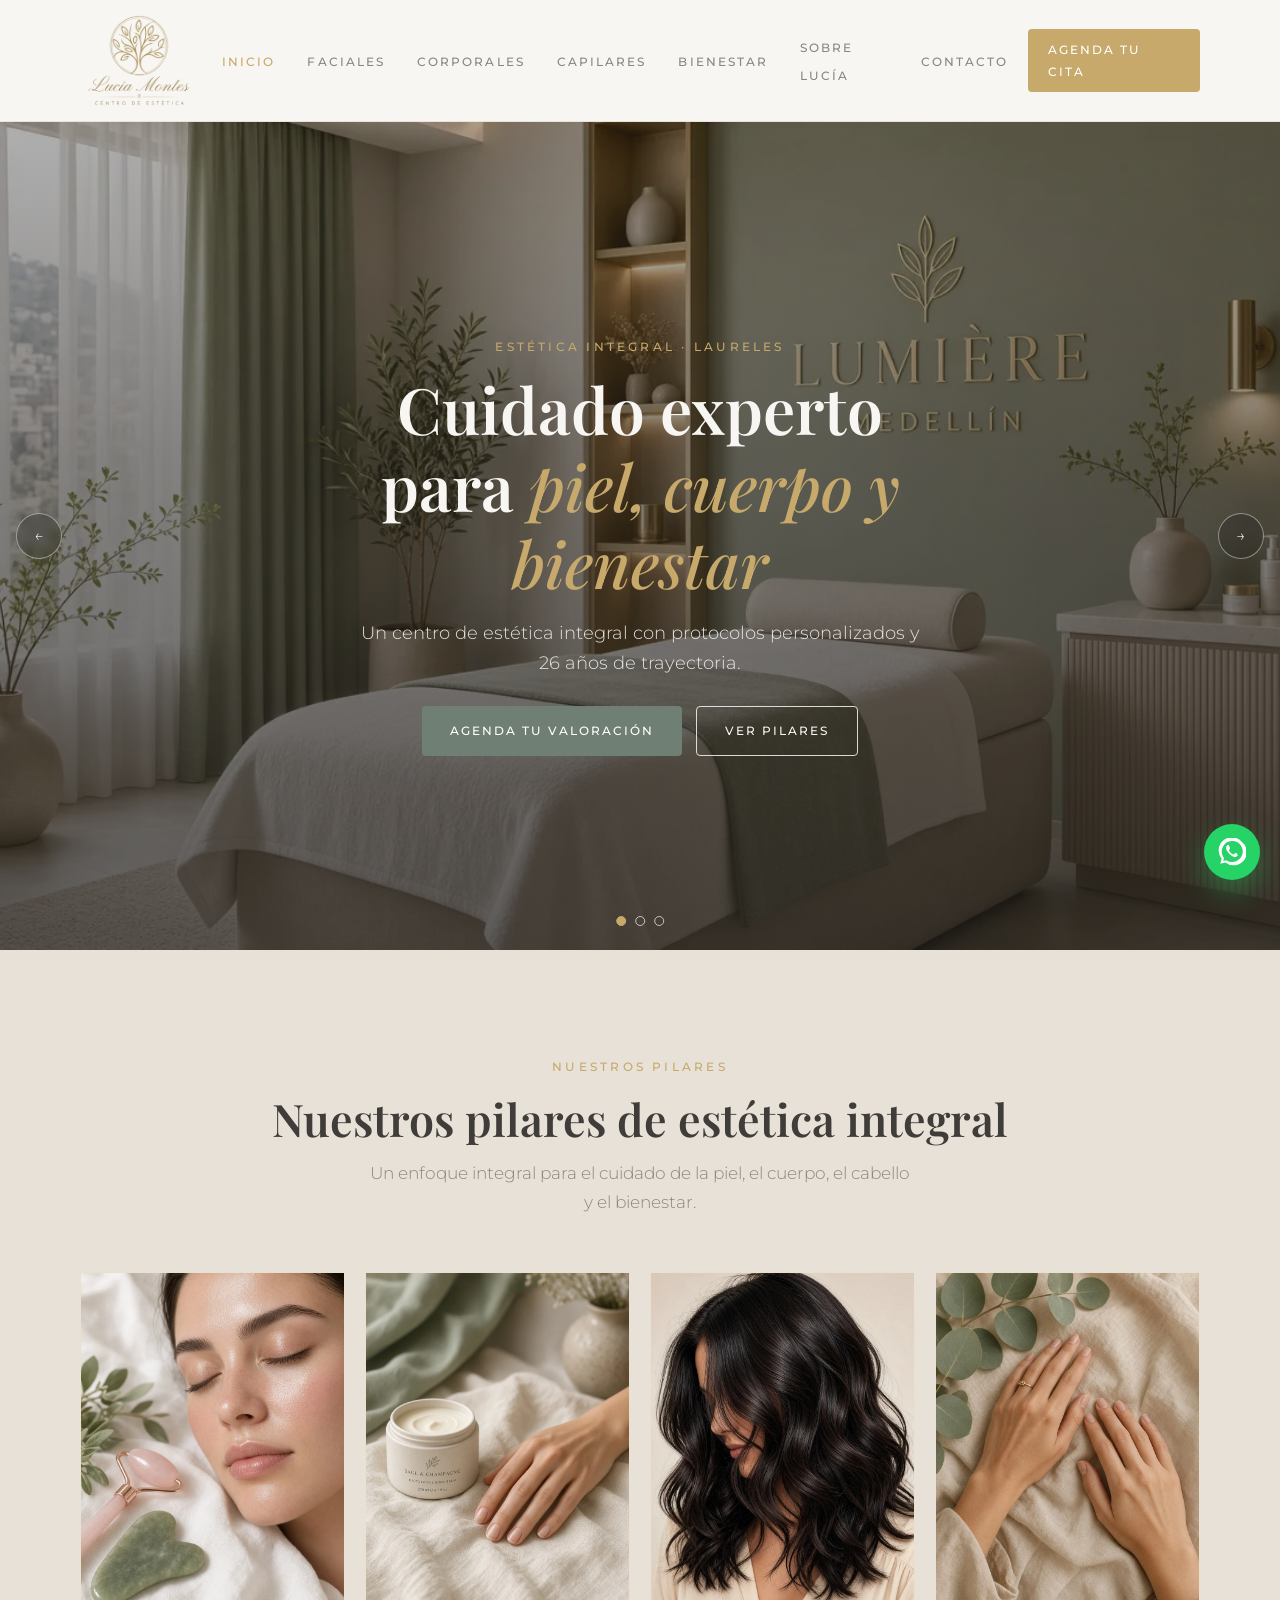
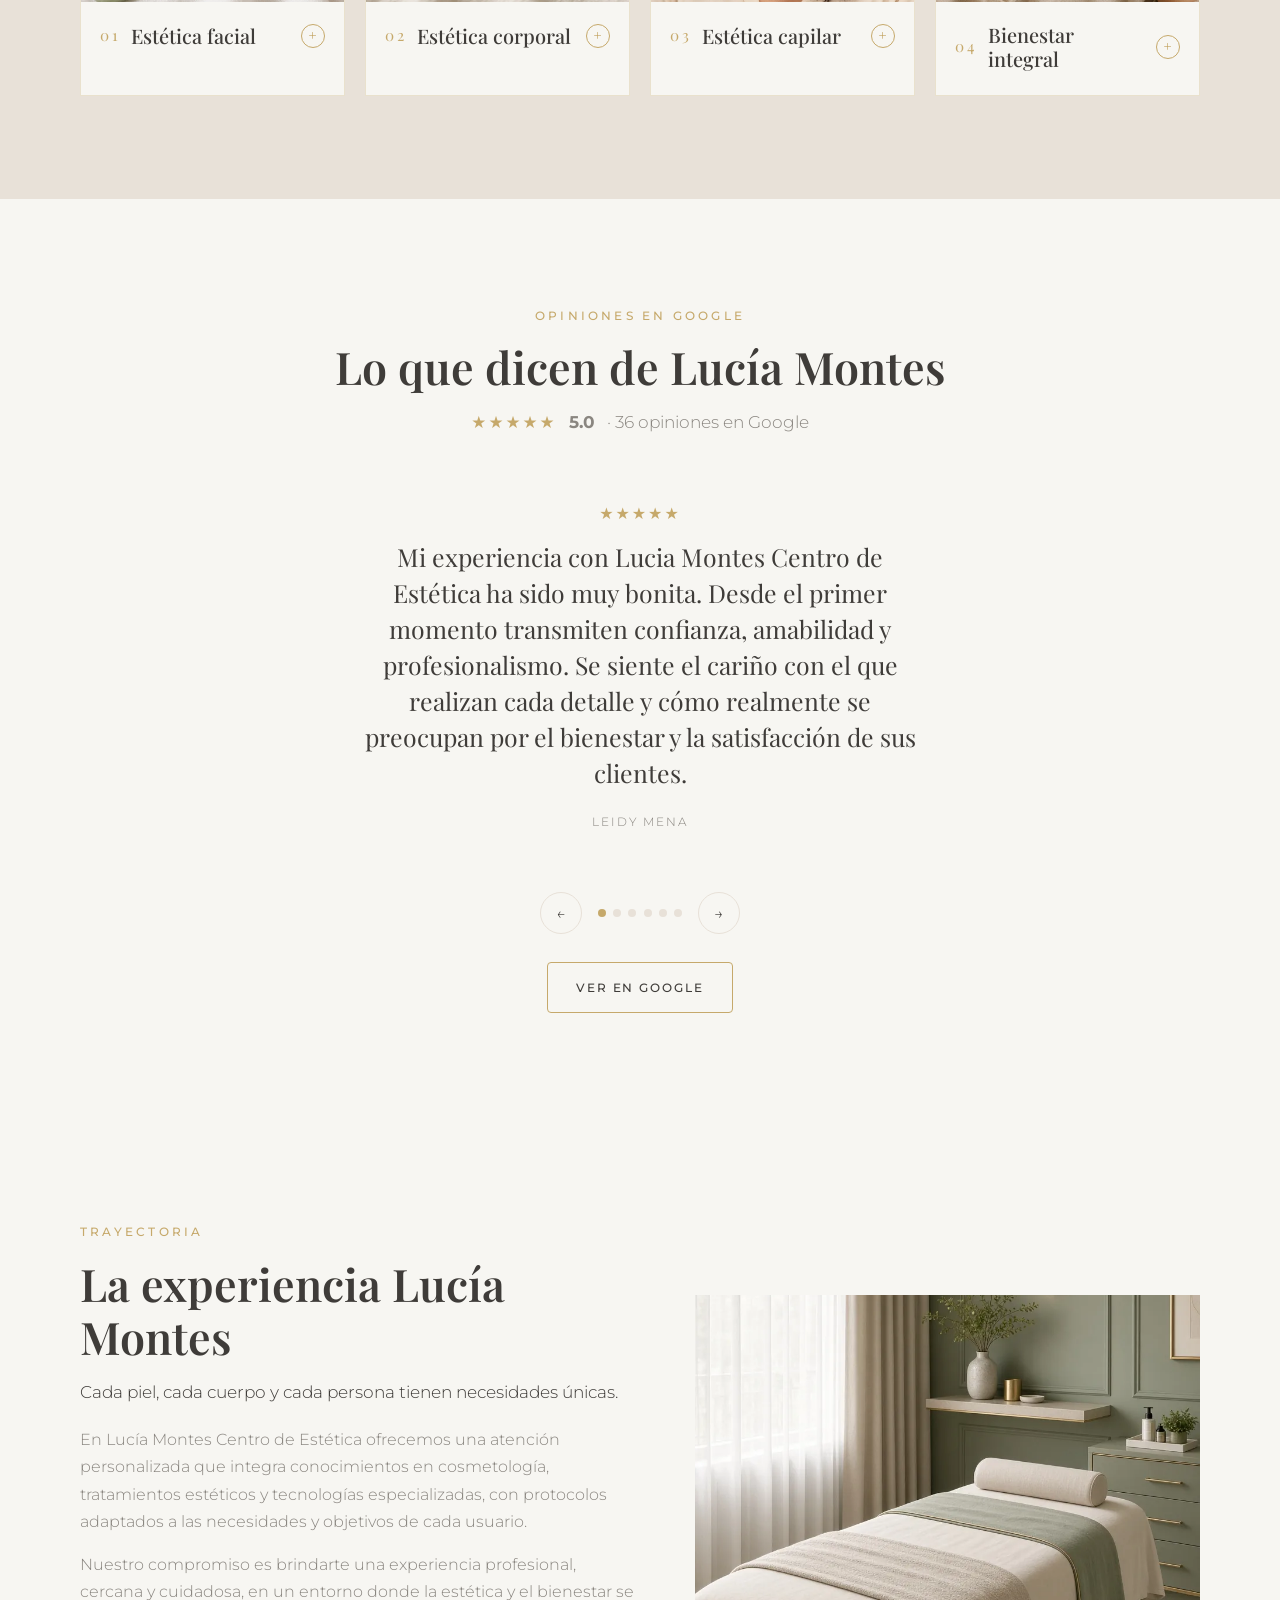
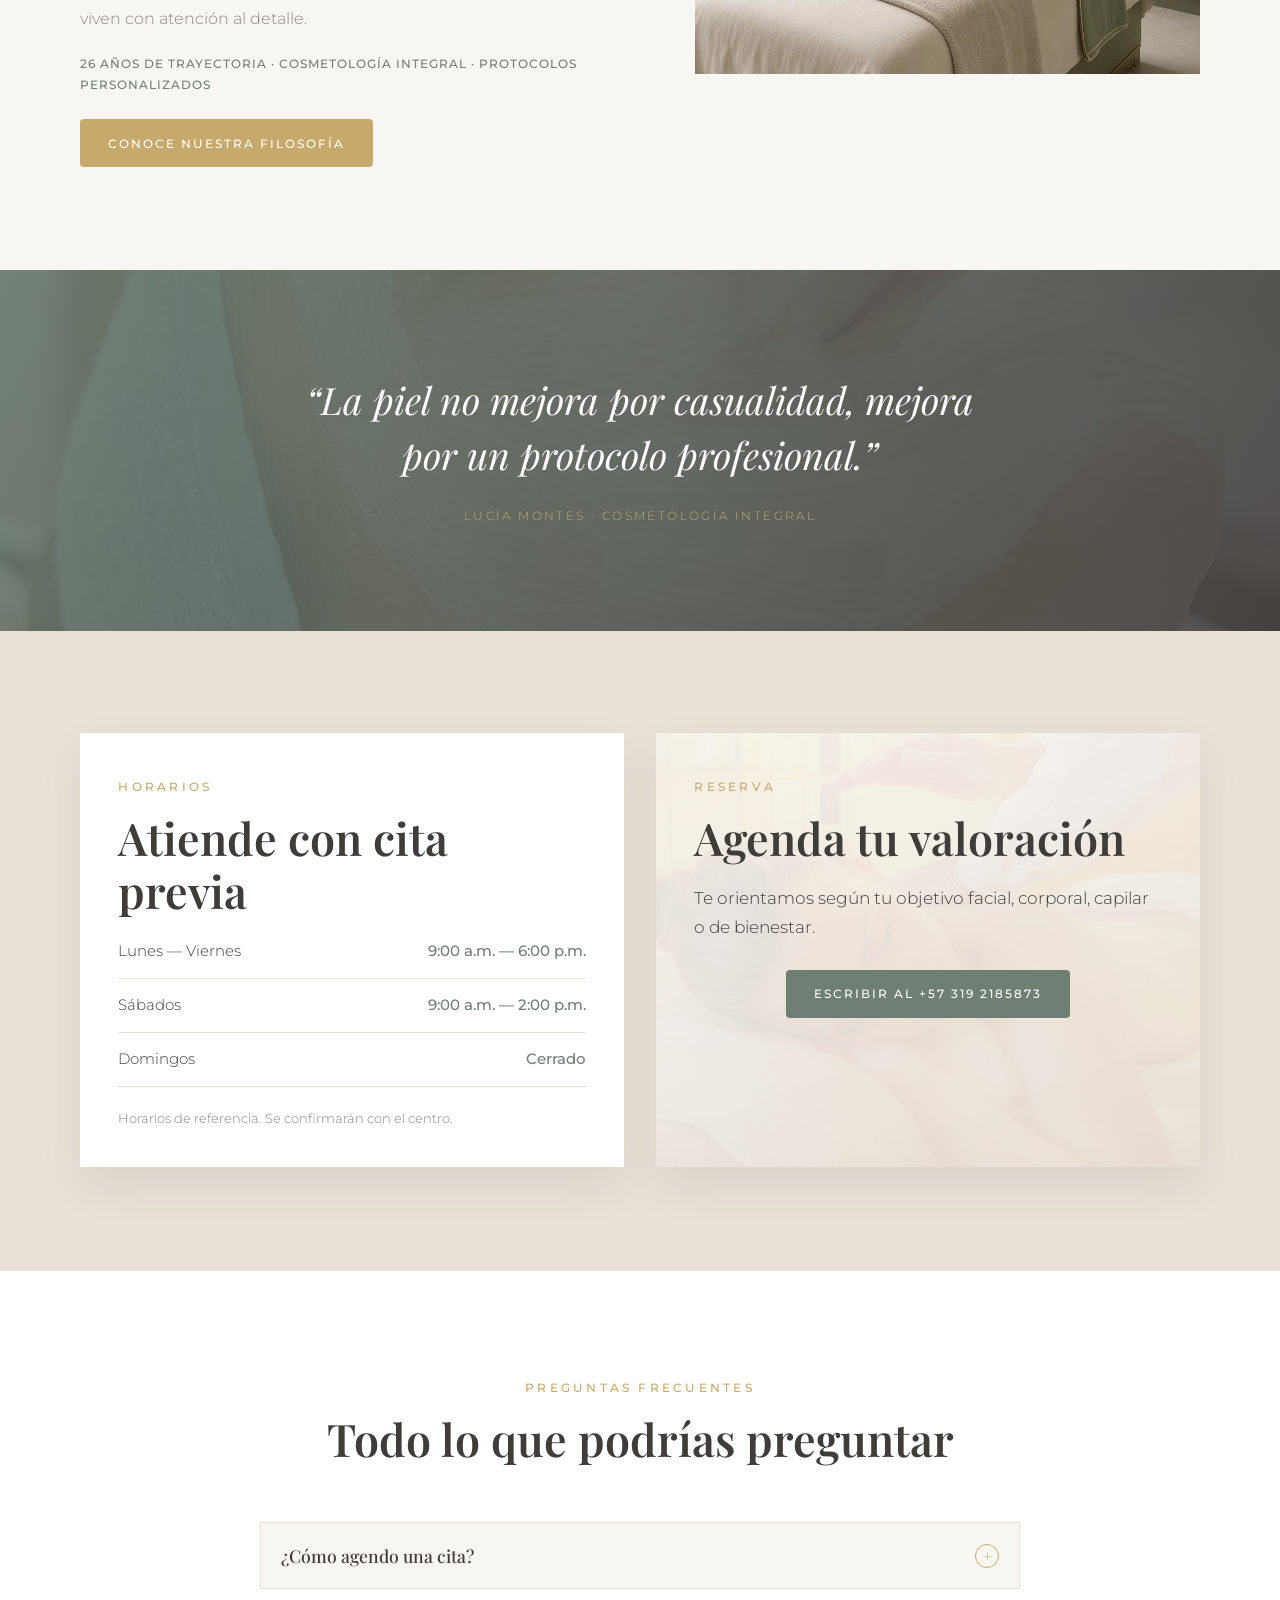
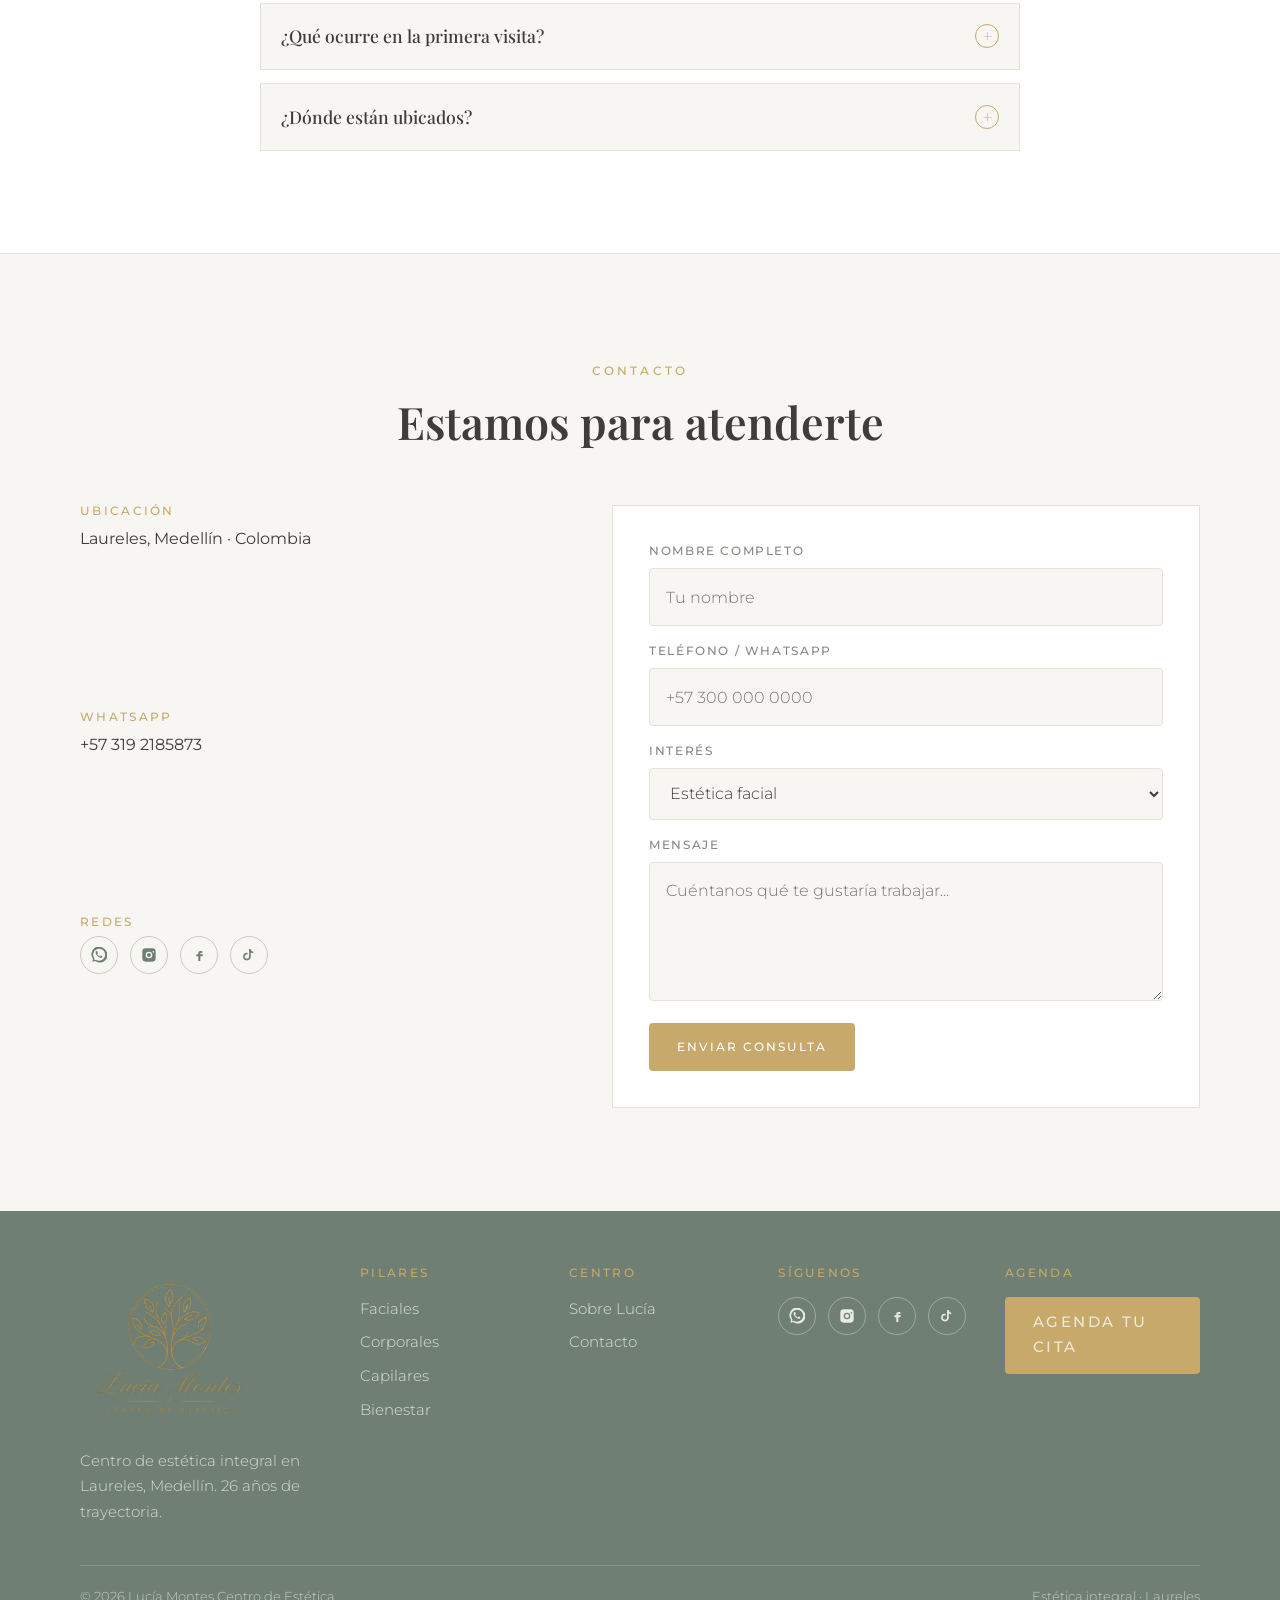
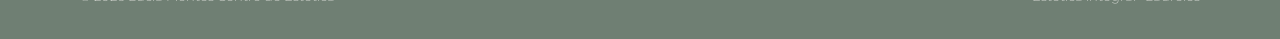
<file: index.html>
<!DOCTYPE html>
<!--
  Lucía Montes — Página de inicio (index.html)
  ------------------------------------------------
  Estructura principal (busca por id o comentario):
  1. #preloader     → animación de carga
  2. #siteHeader    → logo, menú, «Agenda tu cita»
  3. #inicio        → hero carrusel (imágenes + textos)
  4. #pilares       → 4 pilares expandibles
  5. #reseñas       → carrusel opiniones Google (textos aquí)
  6. #experiencia   → trayectoria / filosofía
  7. #agenda        → horarios + CTA WhatsApp
  8. #faq           → preguntas frecuentes
  9. #contacto      → ubicación, redes, formulario
  10. footer        → enlaces + redes
  11. #scrollTop / .wa-flotante → botones fijos

  Archivos compartidos: css/styles.css · js/main.js
  WhatsApp: 573192185873  |  Logo: img/logo-transparente.webp
-->
<html lang="es">
<head>
  <meta charset="UTF-8">
  <meta name="viewport" content="width=device-width, initial-scale=1.0">
  <title>Lucía Montes · Centro de Estética Integral</title>
  <meta name="description" content="Centro de estética integral en Laureles, Medellín. Facial, corporal, capilar y bienestar con protocolos personalizados.">
  <link rel="preconnect" href="https://fonts.googleapis.com">
  <link rel="preconnect" href="https://fonts.gstatic.com" crossorigin>
  <link href="https://fonts.googleapis.com/css2?family=Montserrat:wght@300;400;500;600&family=Playfair+Display:ital,wght@0,500;0,600;1,500;1,600&display=swap" rel="stylesheet">
  <link rel="stylesheet" href="css/styles.css">
  <link rel="icon" href="img/logo-icon.webp">
</head>
<body>
  <div class="preloader" id="preloader" aria-hidden="true">
    <div class="preloader-inner">
      <div class="preloader-icon" aria-hidden="true">
        <span class="ring"></span>
        <span class="ring"></span>
        <span class="ring"></span>
        <span class="center-dot"></span>
      </div>
      <span class="preloader-brand">Lucía <em>Montes</em></span>
    </div>
  </div>

  <header class="site-header" id="siteHeader">
    <div class="contenedor nav-barra">
      <a class="logo" href="index.html" aria-label="Lucía Montes Centro de Estética">
        <img src="img/logo-transparente.webp" alt="Lucía Montes Centro de Estética">
      </a>

      <button class="nav-toggle" id="navToggle" aria-label="Abrir menú" aria-expanded="false" aria-controls="navMenu">
        <span></span>
      </button>

      <nav>
        <ul class="nav-menu" id="navMenu">
          <li><a href="index.html" class="active">Inicio</a></li>
          <li><a href="tratamientos-faciales.html">Faciales</a></li>
          <li><a href="tratamientos-corporales.html">Corporales</a></li>
          <li><a href="tratamientos-capilares.html">Capilares</a></li>
          <li><a href="bienestar.html">Bienestar</a></li>
          <li><a href="sobre-lucia.html">Sobre Lucía</a></li>
          <li><a href="index.html#contacto">Contacto</a></li>
        </ul>
      </nav>

      <a class="btn btn-primario nav-cta" href="https://wa.me/573192185873?text=Hola%2C%20quiero%20agendar%20una%20cita" target="_blank" rel="noopener">Agenda tu cita</a>
    </div>
  </header>

  <main>
    <section class="hero-carrusel" id="inicio" aria-roledescription="carrusel" aria-label="Destacados del centro">
      <div class="carrusel" data-carrusel>
        <div class="carrusel-track">
          <article class="carrusel-slide is-active">
            <img src="img/carousel-1.webp" alt="Estética integral Lucía Montes">
            <div class="carrusel-overlay">
              <div class="carrusel-contenido">
                <span class="eyebrow eyebrow-claro">Estética integral · Laureles</span>
                <h1>Cuidado experto para <em>piel, cuerpo y bienestar</em></h1>
                <p>Un centro de estética integral con protocolos personalizados y 26 años de trayectoria.</p>
                <div class="hero-acciones">
                  <a class="btn btn-whatsapp" href="https://wa.me/573192185873?text=Hola%2C%20quiero%20agendar%20una%20valoraci%C3%B3n" target="_blank" rel="noopener">Agenda tu valoración</a>
                  <a class="btn btn-claro" href="#pilares">Ver pilares</a>
                </div>
              </div>
            </div>
          </article>
          <article class="carrusel-slide">
            <img src="img/carousel-2.webp" alt="Estética facial">
            <div class="carrusel-overlay">
              <div class="carrusel-contenido">
                <span class="eyebrow eyebrow-claro">Estética facial</span>
                <h2 class="carrusel-titulo">Cuidado avanzado de la piel</h2>
                <p>Protocolos orientados a luminosidad, textura y firmeza, según cada persona.</p>
                <div class="hero-acciones">
                  <a class="btn btn-claro" href="tratamientos-faciales.html">Descubrir tratamientos</a>
                </div>
              </div>
            </div>
          </article>
          <article class="carrusel-slide">
            <img src="img/carousel-3.webp" alt="Estética corporal">
            <div class="carrusel-overlay">
              <div class="carrusel-contenido">
                <span class="eyebrow eyebrow-claro">Estética corporal</span>
                <h2 class="carrusel-titulo">Tecnología, cuidado y armonía</h2>
                <p>Protocolos personalizados para apariencia de la piel, firmeza y contorno.</p>
                <div class="hero-acciones">
                  <a class="btn btn-claro" href="tratamientos-corporales.html">Descubrir tratamientos</a>
                </div>
              </div>
            </div>
          </article>
        </div>
        <button class="carrusel-btn carrusel-prev" type="button" data-carrusel-prev aria-label="Imagen anterior">&#8592;</button>
        <button class="carrusel-btn carrusel-next" type="button" data-carrusel-next aria-label="Imagen siguiente">&#8594;</button>
        <div class="carrusel-indicadores" role="tablist" aria-label="Seleccionar imagen">
          <button type="button" class="is-active" data-carrusel-dot="0" aria-label="Ir a imagen 1"></button>
          <button type="button" data-carrusel-dot="1" aria-label="Ir a imagen 2"></button>
          <button type="button" data-carrusel-dot="2" aria-label="Ir a imagen 3"></button>
        </div>
      </div>
    </section>

    <!-- ========== PILARES (editar textos en cada .pilar-detalle) ========== -->
    <section class="seccion pilares" id="pilares">
      <div class="contenedor">
        <div class="seccion-titulo revelar">
          <span class="eyebrow">Nuestros pilares</span>
          <h2>Nuestros pilares de estética integral</h2>
          <p class="lead">Un enfoque integral para el cuidado de la piel, el cuerpo, el cabello y el bienestar.</p>
        </div>

        <div class="pilares-grid">
                    <article class="pilar revelar" data-pilar>
            <figure class="img-zoom">
              <img src="img/service-2.webp" alt="Estética facial">
            </figure>
            <div class="pilar-body">
              <button type="button" class="pilar-toggle" aria-expanded="false">
                <span class="pilar-num">01</span>
                <h3>Estética facial</h3>
                <span class="pilar-chevron" aria-hidden="true">+</span>
              </button>
              <div class="pilar-detalle" hidden>
                <p class="pilar-tagline">Cuidado avanzado de la piel.</p>
                <p>Tratamientos personalizados orientados a mejorar la calidad, luminosidad, textura y firmeza de la piel, de acuerdo con las necesidades de cada persona.</p>
                <a class="btn btn-outline btn-sm" href="tratamientos-faciales.html">Descubrir tratamientos</a>
              </div>
            </div>
          </article>

                    <article class="pilar revelar" data-pilar>
            <figure class="img-zoom">
              <img src="img/service-3.webp" alt="Estética corporal">
            </figure>
            <div class="pilar-body">
              <button type="button" class="pilar-toggle" aria-expanded="false">
                <span class="pilar-num">02</span>
                <h3>Estética corporal</h3>
                <span class="pilar-chevron" aria-hidden="true">+</span>
              </button>
              <div class="pilar-detalle" hidden>
                <p class="pilar-tagline">Tecnología, cuidado y armonía corporal.</p>
                <p>Protocolos estéticos personalizados para el cuidado corporal, enfocados en mejorar la apariencia de la piel, la firmeza y el contorno corporal.</p>
                <a class="btn btn-outline btn-sm" href="tratamientos-corporales.html">Descubrir tratamientos</a>
              </div>
            </div>
          </article>

                    <article class="pilar revelar" data-pilar>
            <figure class="img-zoom">
              <img src="img/service-5.webp" alt="Estética capilar">
            </figure>
            <div class="pilar-body">
              <button type="button" class="pilar-toggle" aria-expanded="false">
                <span class="pilar-num">03</span>
                <h3>Estética capilar</h3>
                <span class="pilar-chevron" aria-hidden="true">+</span>
              </button>
              <div class="pilar-detalle" hidden>
                <p class="pilar-tagline">Salud y belleza del cabello.</p>
                <p>Rituales y tratamientos estéticos orientados al cuidado del cuero cabelludo y la fibra capilar, para favorecer una apariencia saludable y revitalizada.</p>
                <a class="btn btn-outline btn-sm" href="tratamientos-capilares.html">Descubrir tratamientos</a>
              </div>
            </div>
          </article>

                    <article class="pilar revelar" data-pilar>
            <figure class="img-zoom">
              <img src="img/opening.webp" alt="Bienestar integral">
            </figure>
            <div class="pilar-body">
              <button type="button" class="pilar-toggle" aria-expanded="false">
                <span class="pilar-num">04</span>
                <h3>Bienestar integral</h3>
                <span class="pilar-chevron" aria-hidden="true">+</span>
              </button>
              <div class="pilar-detalle" hidden>
                <p class="pilar-tagline">Equilibrio, relajación y cuidado personal.</p>
                <p>Experiencias de bienestar diseñadas para favorecer la relajación, el descanso y una sensación renovada de bienestar.</p>
                <a class="btn btn-outline btn-sm" href="bienestar.html">Descubrir tratamientos</a>
              </div>
            </div>
          </article>
        </div>
      </div>
    </section>

    <!-- ========== RESEÑAS GOOGLE (editar .reseña-slide; link Ver en Google) ========== -->
    <section class="seccion reseñas" id="reseñas">
      <div class="contenedor">
        <div class="seccion-titulo revelar">
          <span class="eyebrow">Opiniones en Google</span>
          <h2>Lo que dicen de Lucía Montes</h2>
          <p class="lead reseñas-rating">
            <span class="estrellas" aria-hidden="true">★★★★★</span>
            <strong>5.0</strong> · 36 opiniones en Google
          </p>
        </div>

        <div class="reseñas-slider revelar" data-reseñas>
          <div class="reseñas-viewport">
            <div class="reseñas-track">
              <article class="reseña-slide is-active">
                <p class="reseña-estrellas" aria-label="5 de 5 estrellas">★★★★★</p>
                <blockquote>
                  Mi experiencia con Lucia Montes Centro de Estética ha sido muy bonita. Desde el primer momento transmiten confianza, amabilidad y profesionalismo. Se siente el cariño con el que realizan cada detalle y cómo realmente se preocupan por el bienestar y la satisfacción de sus clientes.
                </blockquote>
                <cite>LEIDY MENA</cite>
              </article>
              <article class="reseña-slide">
                <p class="reseña-estrellas" aria-label="5 de 5 estrellas">★★★★★</p>
                <blockquote>
                  Nunca pongo 5 estrellas, pero voy a hacer una excepción. Después de cumplir 30 años quise cuidarme un poco y agendé una limpieza facial con Lucía. Su energía, cómo me entendió y el cuidado durante el tratamiento fueron excepcionales. Después de 7 días me veo más joven. La recomiendo sin duda.
                </blockquote>
                <cite>Laurys Legros</cite>
              </article>
              <article class="reseña-slide">
                <p class="reseña-estrellas" aria-label="5 de 5 estrellas">★★★★★</p>
                <blockquote>
                  Desde el primer momento, Lucía fue increíblemente profesional y me guió paso a paso durante todo el proceso. Su conocimiento y atención me hicieron sentir en las mejores manos. Estoy muy feliz con los avances que he visto en mi piel gracias a su tratamiento de cuidado, que además utiliza productos naturales de excelente calidad.
                </blockquote>
                <cite>Juliana Gonzalez</cite>
              </article>
              <article class="reseña-slide">
                <p class="reseña-estrellas" aria-label="5 de 5 estrellas">★★★★★</p>
                <blockquote>
                  La cosmetóloga Lucía es muy profesional. Desde el inicio te recibe con buena atención. Te explica el procedimiento paso a paso, los pro y los contra. Durante el proceso te muestra el producto a aplicar, la fecha, todo sellado para iniciar. Me encantó. Seguro que regresaré.
                </blockquote>
                <cite>Osmary Arango</cite>
              </article>
              <article class="reseña-slide">
                <p class="reseña-estrellas" aria-label="5 de 5 estrellas">★★★★★</p>
                <blockquote>
                  Excelente sitio, ameno, acogedor, con asepsia impecable, bien ubicado. Una atención extraordinaria. Los productos utilizados son de gran calidad y dejan la piel maravillosa. Lugar muy recomendado para visitar.
                </blockquote>
                <cite>Matilde Ballesteros</cite>
              </article>
              <article class="reseña-slide">
                <p class="reseña-estrellas" aria-label="5 de 5 estrellas">★★★★★</p>
                <blockquote>
                  Increíble lugar, desde que entras se siente una experiencia acogedora con una profesional interesada en tu bienestar, y en general todo se fue muy bien, súper recomendada.
                </blockquote>
                <cite>Estefany Muñoz</cite>
              </article>
            </div>
          </div>
          <div class="reseñas-controles">
            <button type="button" class="slider-btn" data-reseñas-prev aria-label="Reseña anterior">&#8592;</button>
            <div class="reseñas-dots" role="tablist" aria-label="Seleccionar reseña">
              <button type="button" class="is-active" data-reseñas-dot="0" aria-label="Reseña 1"></button>
              <button type="button" data-reseñas-dot="1" aria-label="Reseña 2"></button>
              <button type="button" data-reseñas-dot="2" aria-label="Reseña 3"></button>
              <button type="button" data-reseñas-dot="3" aria-label="Reseña 4"></button>
              <button type="button" data-reseñas-dot="4" aria-label="Reseña 5"></button>
              <button type="button" data-reseñas-dot="5" aria-label="Reseña 6"></button>
            </div>
            <button type="button" class="slider-btn" data-reseñas-next aria-label="Reseña siguiente">&#8594;</button>
          </div>
          <div class="reseñas-cta">
            <a class="btn btn-outline" href="https://share.google/bVkXEV1HKWIcSZjgv" target="_blank" rel="noopener">Ver en Google</a>
          </div>
        </div>
      </div>
    </section>

    <!-- ========== EXPERIENCIA / TRAYECTORIA ========== -->
    <section class="seccion experiencia" id="experiencia">
      <div class="contenedor experiencia-grid">
        <div class="experiencia-copy revelar">
          <span class="eyebrow">Trayectoria</span>
          <h2>La experiencia Lucía Montes</h2>
          <p class="lead">Cada piel, cada cuerpo y cada persona tienen necesidades únicas.</p>
          <p>
            En Lucía Montes Centro de Estética ofrecemos una atención personalizada que integra
            conocimientos en cosmetología, tratamientos estéticos y tecnologías especializadas,
            con protocolos adaptados a las necesidades y objetivos de cada usuario.
          </p>
          <p>
            Nuestro compromiso es brindarte una experiencia profesional, cercana y cuidadosa,
            en un entorno donde la estética y el bienestar se viven con atención al detalle.
          </p>
          <p class="experiencia-dato">26 años de trayectoria · Cosmetología integral · Protocolos personalizados</p>
          <a class="btn btn-primario" href="sobre-lucia.html">Conoce nuestra filosofía</a>
        </div>
        <figure class="experiencia-foto revelar img-zoom">
          <img src="img/about.webp" alt="Espacio Lucía Montes Centro de Estética">
        </figure>
      </div>
    </section>

    <!-- ========== CITA DE MARCA ========== -->
    <section class="seccion cita-marca">
      <div class="contenedor revelar">
        <blockquote>
          “La piel no mejora por casualidad, mejora por un protocolo profesional.”
        </blockquote>
        <cite>Lucía Montes · Cosmetología integral</cite>
      </div>
    </section>

    <!-- ========== HORARIOS + RESERVA ========== -->
    <section class="seccion agenda" id="agenda">
      <div class="contenedor agenda-grid">
        <div class="agenda-card revelar">
          <span class="eyebrow">Horarios</span>
          <h2>Atiende con cita previa</h2>
          <ul class="horarios">
            <li><span>Lunes — Viernes</span><span>9:00 a.m. — 6:00 p.m.</span></li>
            <li><span>Sábados</span><span>9:00 a.m. — 2:00 p.m.</span></li>
            <li><span>Domingos</span><span>Cerrado</span></li>
          </ul>
          <p class="form-nota" style="margin-top: 1.25rem;">Horarios de referencia. Se confirmarán con el centro.</p>
        </div>
        <div class="cta-card revelar">
          <span class="eyebrow">Reserva</span>
          <h2>Agenda tu valoración</h2>
          <p class="lead">Te orientamos según tu objetivo facial, corporal, capilar o de bienestar.</p>
          <div class="hero-acciones">
            <a class="btn btn-whatsapp" href="https://wa.me/573192185873?text=Hola%2C%20quiero%20agendar%20una%20valoraci%C3%B3n" target="_blank" rel="noopener">Escribir al +57 319 2185873</a>
          </div>
        </div>
      </div>
    </section>

    <!-- ========== FAQ ========== -->
    <section class="seccion faq" id="faq">
      <div class="contenedor">
        <div class="seccion-titulo revelar">
          <span class="eyebrow">Preguntas frecuentes</span>
          <h2>Todo lo que podrías preguntar</h2>
        </div>
        <div class="faq-lista revelar">
          <article class="faq-item">
            <button class="faq-head" type="button" aria-expanded="false">
              <span>¿Cómo agendo una cita?</span>
              <span class="faq-icon" aria-hidden="true">+</span>
            </button>
            <div class="faq-body">
              <p>Escríbenos por WhatsApp al +57 319 2185873. Te guiamos según tu objetivo y confirmamos disponibilidad.</p>
            </div>
          </article>
          <article class="faq-item">
            <button class="faq-head" type="button" aria-expanded="false">
              <span>¿Qué ocurre en la primera visita?</span>
              <span class="faq-icon" aria-hidden="true">+</span>
            </button>
            <div class="faq-body">
              <p>Realizamos una valoración personalizada y definimos un protocolo adaptado a tus necesidades, sin promesas exageradas.</p>
            </div>
          </article>
          <article class="faq-item">
            <button class="faq-head" type="button" aria-expanded="false">
              <span>¿Dónde están ubicados?</span>
              <span class="faq-icon" aria-hidden="true">+</span>
            </button>
            <div class="faq-body">
              <p>En Laureles, Medellín. Al agendar te compartimos la dirección exacta y recomendaciones de llegada.</p>
            </div>
          </article>
        </div>
      </div>
    </section>

    <!-- ========== CONTACTO (redes + formulario) ========== -->
    <section class="seccion" id="contacto">
      <div class="contenedor">
        <div class="seccion-titulo revelar">
          <span class="eyebrow">Contacto</span>
          <h2>Estamos para atenderte</h2>
        </div>
        <div class="contacto-grid">
          <div class="contacto-datos revelar">
            <div class="dato">
              <h3>Ubicación</h3>
              <p>Laureles, Medellín · Colombia</p>
            </div>
            <div class="dato">
              <h3>WhatsApp</h3>
              <p><a href="https://wa.me/573192185873" target="_blank" rel="noopener">+57 319 2185873</a></p>
            </div>
            <div class="dato">
              <h3>Redes</h3>
              <div class="redes redes-contacto">
                <a href="https://wa.me/573192185873" target="_blank" rel="noopener" aria-label="WhatsApp">
                  <svg viewBox="0 0 24 24" aria-hidden="true"><path d="M20.5 3.5A11 11 0 0 0 3.1 17.7L2 22l4.4-1.1A11 11 0 1 0 20.5 3.5zm-8.5 17a9 9 0 0 1-4.6-1.3l-.3-.2-2.6.7.7-2.5-.2-.3a9 9 0 1 1 7 3.6zm5-6.7c-.3-.1-1.6-.8-1.9-.9s-.4-.1-.6.1-.7.9-.8 1-.3.2-.6.1a7.4 7.4 0 0 1-2.2-1.4 8.2 8.2 0 0 1-1.5-1.9c-.2-.3 0-.4.1-.6l.5-.6c.1-.2.2-.3.3-.5s0-.4 0-.5-.6-1.5-.8-2-.4-.5-.6-.5h-.5c-.2 0-.5.1-.7.3a2.3 2.3 0 0 0-.7 1.7c0 1 0 1.9.8 3a13 13 0 0 0 2.5 3 11.7 11.7 0 0 0 3.5 2.1c.5.2.9.2 1.2.1a2.5 2.5 0 0 0 1.7-1.1c.2-.3.2-.6.1-.8l-.5-.2z"/></svg>
                </a>
                <a href="https://www.instagram.com/luciamontes.cosmetologa/" target="_blank" rel="noopener" aria-label="Instagram">
                  <svg viewBox="0 0 24 24" aria-hidden="true"><path d="M7 2h10a5 5 0 0 1 5 5v10a5 5 0 0 1-5 5H7a5 5 0 0 1-5-5V7a5 5 0 0 1 5-5zm5 5a5 5 0 1 0 0 10 5 5 0 0 0 0-10zm6.5-.9a1.2 1.2 0 1 0 0 2.4 1.2 1.2 0 0 0 0-2.4zM12 9a3 3 0 1 1 0 6 3 3 0 0 1 0-6z"/></svg>
                </a>
                <a href="https://www.facebook.com/CosmetologiaLuciaMontes" target="_blank" rel="noopener" aria-label="Facebook">
                  <svg viewBox="0 0 24 24" aria-hidden="true"><path d="M14 9h3V6h-3c-1.7 0-3 1.3-3 3v2H8v3h3v7h3v-7h3l1-3h-4V9c0-.6.4-1 1-1z"/></svg>
                </a>
                <a href="https://www.tiktok.com/@lucia.montes.quintero" target="_blank" rel="noopener" aria-label="TikTok">
                  <svg viewBox="0 0 24 24" aria-hidden="true"><path d="M14.5 3c.4 2.2 1.8 3.8 4 4.2v2.3c-1.4-.1-2.7-.5-3.9-1.3v6.2a5.7 5.7 0 1 1-5.7-5.7c.3 0 .7 0 1 .1v2.5a3.2 3.2 0 1 0 2.2 3V3h2.4z"/></svg>
                </a>
              </div>
            </div>
          </div>

          <form class="formulario revelar" id="formContacto" action="#" method="post">
            <div class="campo">
              <label for="nombre">Nombre completo</label>
              <input id="nombre" name="nombre" type="text" placeholder="Tu nombre" required>
            </div>
            <div class="campo">
              <label for="telefono">Teléfono / WhatsApp</label>
              <input id="telefono" name="telefono" type="tel" placeholder="+57 300 000 0000" required>
            </div>
            <div class="campo">
              <label for="servicio">Interés</label>
              <select id="servicio" name="servicio">
                <option value="facial">Estética facial</option>
                <option value="corporal">Estética corporal</option>
                <option value="capilar">Estética capilar</option>
                <option value="bienestar">Bienestar integral</option>
                <option value="valoracion">Valoración</option>
              </select>
            </div>
            <div class="campo">
              <label for="mensaje">Mensaje</label>
              <textarea id="mensaje" name="mensaje" rows="4" placeholder="Cuéntanos qué te gustaría trabajar..."></textarea>
            </div>
            <button class="btn btn-primario" type="submit">Enviar consulta</button>
            <p class="form-nota" id="formFeedback" hidden>Gracias. En el mockup este envío solo simula la confirmación.</p>
          </form>
        </div>
      </div>
    </section>
  </main>

  <!-- ========== FOOTER ========== -->
  <footer class="site-footer">
    <div class="contenedor">
      <div class="footer-grid">
        <div class="footer-brand">
          <img src="img/logo-transparente.webp" alt="Lucía Montes">
          <p>Centro de estética integral en Laureles, Medellín. 26 años de trayectoria.</p>
        </div>
        <div>
          <h3>Pilares</h3>
          <a href="tratamientos-faciales.html">Faciales</a>
          <a href="tratamientos-corporales.html">Corporales</a>
          <a href="tratamientos-capilares.html">Capilares</a>
          <a href="bienestar.html">Bienestar</a>
        </div>
        <div>
          <h3>Centro</h3>
          <a href="sobre-lucia.html">Sobre Lucía</a>
          <a href="#contacto">Contacto</a>
        </div>
        <div>
          <h3>Síguenos</h3>
          <div class="redes">
            <a href="https://wa.me/573192185873" target="_blank" rel="noopener" aria-label="WhatsApp">
              <svg viewBox="0 0 24 24" aria-hidden="true"><path d="M20.5 3.5A11 11 0 0 0 3.1 17.7L2 22l4.4-1.1A11 11 0 1 0 20.5 3.5zm-8.5 17a9 9 0 0 1-4.6-1.3l-.3-.2-2.6.7.7-2.5-.2-.3a9 9 0 1 1 7 3.6zm5-6.7c-.3-.1-1.6-.8-1.9-.9s-.4-.1-.6.1-.7.9-.8 1-.3.2-.6.1a7.4 7.4 0 0 1-2.2-1.4 8.2 8.2 0 0 1-1.5-1.9c-.2-.3 0-.4.1-.6l.5-.6c.1-.2.2-.3.3-.5s0-.4 0-.5-.6-1.5-.8-2-.4-.5-.6-.5h-.5c-.2 0-.5.1-.7.3a2.3 2.3 0 0 0-.7 1.7c0 1 0 1.9.8 3a13 13 0 0 0 2.5 3 11.7 11.7 0 0 0 3.5 2.1c.5.2.9.2 1.2.1a2.5 2.5 0 0 0 1.7-1.1c.2-.3.2-.6.1-.8l-.5-.2z"/></svg>
            </a>
            <a href="https://www.instagram.com/luciamontes.cosmetologa/" target="_blank" rel="noopener" aria-label="Instagram">
              <svg viewBox="0 0 24 24" aria-hidden="true"><path d="M7 2h10a5 5 0 0 1 5 5v10a5 5 0 0 1-5 5H7a5 5 0 0 1-5-5V7a5 5 0 0 1 5-5zm5 5a5 5 0 1 0 0 10 5 5 0 0 0 0-10zm6.5-.9a1.2 1.2 0 1 0 0 2.4 1.2 1.2 0 0 0 0-2.4zM12 9a3 3 0 1 1 0 6 3 3 0 0 1 0-6z"/></svg>
            </a>
            <a href="https://www.facebook.com/CosmetologiaLuciaMontes" target="_blank" rel="noopener" aria-label="Facebook">
              <svg viewBox="0 0 24 24" aria-hidden="true"><path d="M14 9h3V6h-3c-1.7 0-3 1.3-3 3v2H8v3h3v7h3v-7h3l1-3h-4V9c0-.6.4-1 1-1z"/></svg>
            </a>
            <a href="https://www.tiktok.com/@lucia.montes.quintero" target="_blank" rel="noopener" aria-label="TikTok">
              <svg viewBox="0 0 24 24" aria-hidden="true"><path d="M14.5 3c.4 2.2 1.8 3.8 4 4.2v2.3c-1.4-.1-2.7-.5-3.9-1.3v6.2a5.7 5.7 0 1 1-5.7-5.7c.3 0 .7 0 1 .1v2.5a3.2 3.2 0 1 0 2.2 3V3h2.4z"/></svg>
            </a>
          </div>
        </div>
        <div>
          <h3>Agenda</h3>
          <a class="btn btn-primario" href="https://wa.me/573192185873?text=Hola%2C%20quiero%20agendar%20una%20cita" target="_blank" rel="noopener" style="margin-top:0.35rem;">Agenda tu cita</a>
        </div>
      </div>
      <div class="footer-copy">
        <span>© 2026 Lucía Montes Centro de Estética</span>
        <span>Estética integral · Laureles</span>
      </div>
    </div>
  </footer>

  <button class="scroll-top" id="scrollTop" type="button" aria-label="Volver arriba">↑</button>
  <a class="wa-flotante" href="https://wa.me/573192185873" target="_blank" rel="noopener" aria-label="Chatear por WhatsApp">
    <svg viewBox="0 0 24 24" aria-hidden="true"><path d="M20.5 3.5A11 11 0 0 0 3.1 17.7L2 22l4.4-1.1A11 11 0 1 0 20.5 3.5zm-8.5 17a9 9 0 0 1-4.6-1.3l-.3-.2-2.6.7.7-2.5-.2-.3a9 9 0 1 1 7 3.6zm5-6.7c-.3-.1-1.6-.8-1.9-.9s-.4-.1-.6.1-.7.9-.8 1-.3.2-.6.1a7.4 7.4 0 0 1-2.2-1.4 8.2 8.2 0 0 1-1.5-1.9c-.2-.3 0-.4.1-.6l.5-.6c.1-.2.2-.3.3-.5s0-.4 0-.5-.6-1.5-.8-2-.4-.5-.6-.5h-.5c-.2 0-.5.1-.7.3a2.3 2.3 0 0 0-.7 1.7c0 1 0 1.9.8 3a13 13 0 0 0 2.5 3 11.7 11.7 0 0 0 3.5 2.1c.5.2.9.2 1.2.1a2.5 2.5 0 0 0 1.7-1.1c.2-.3.2-.6.1-.8l-.5-.2z"/></svg>
  </a>

  <script src="js/main.js"></script>
</body>
</html>
</file>
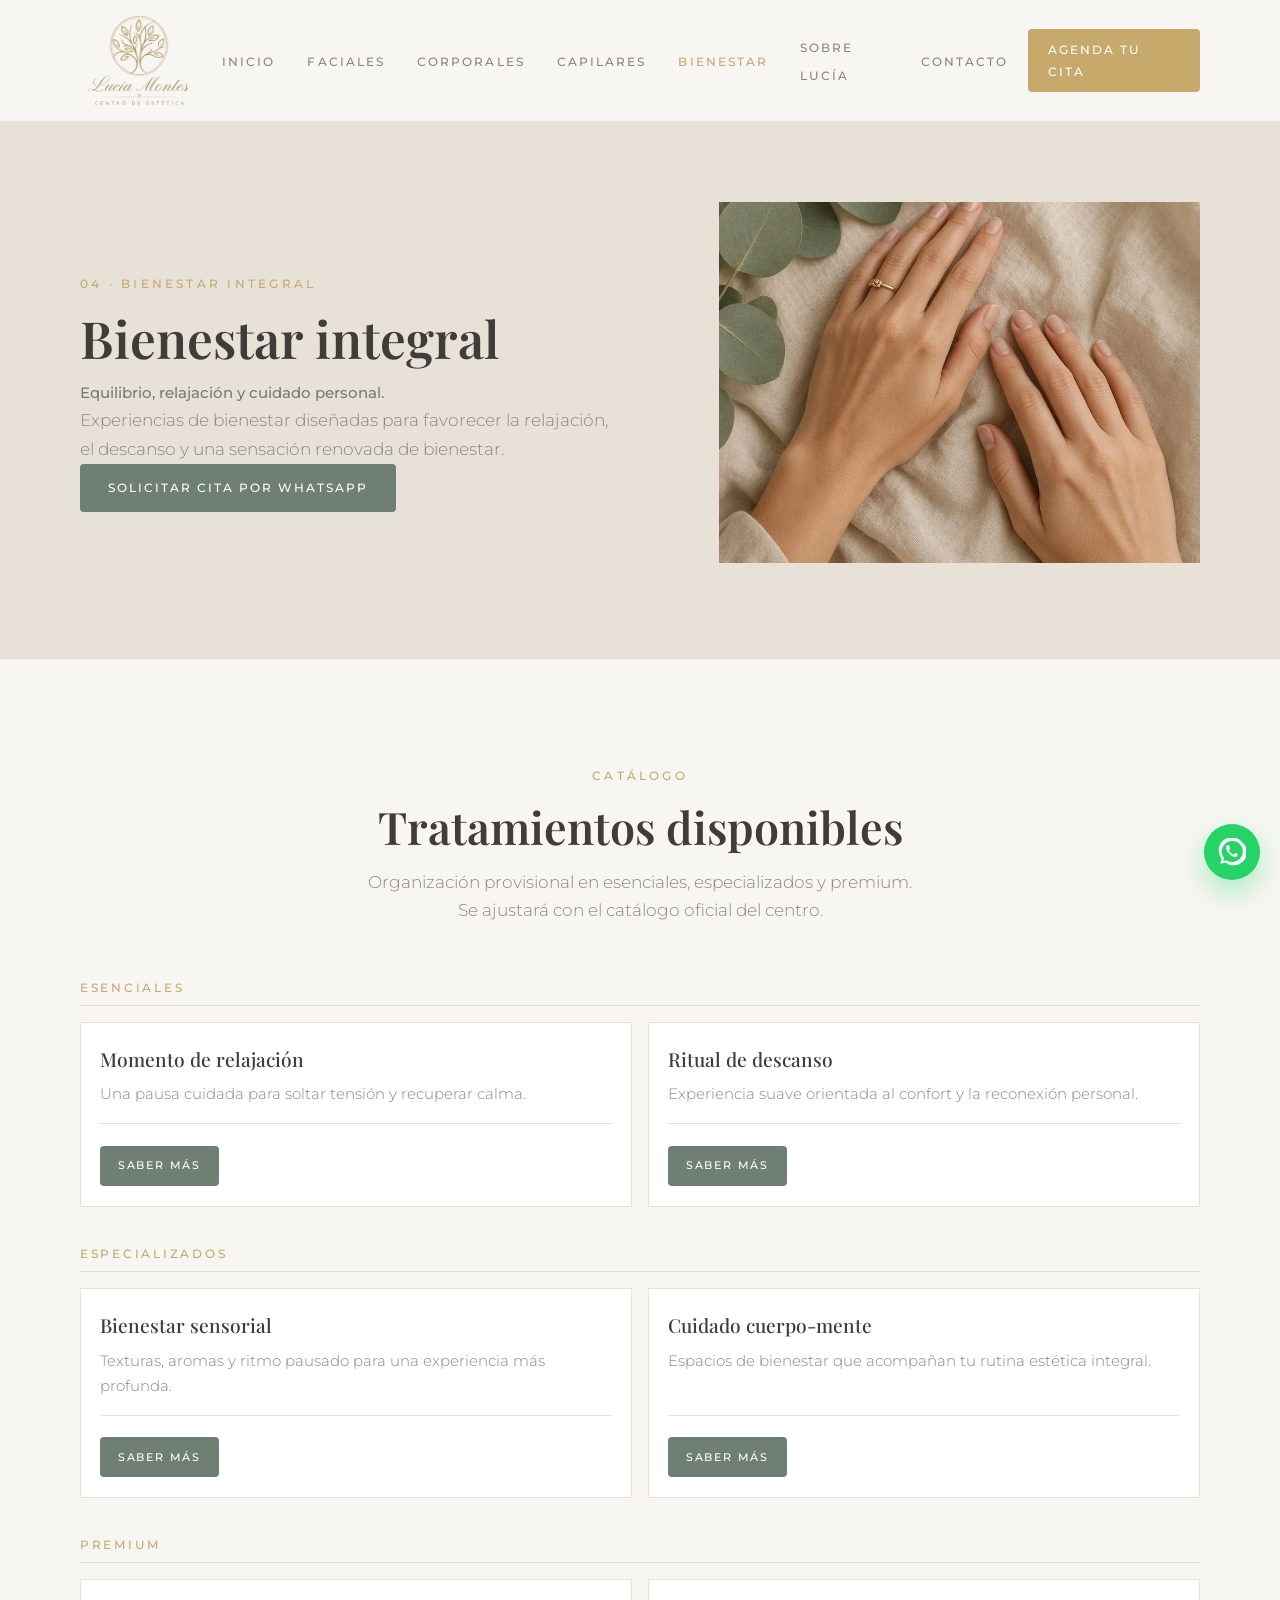
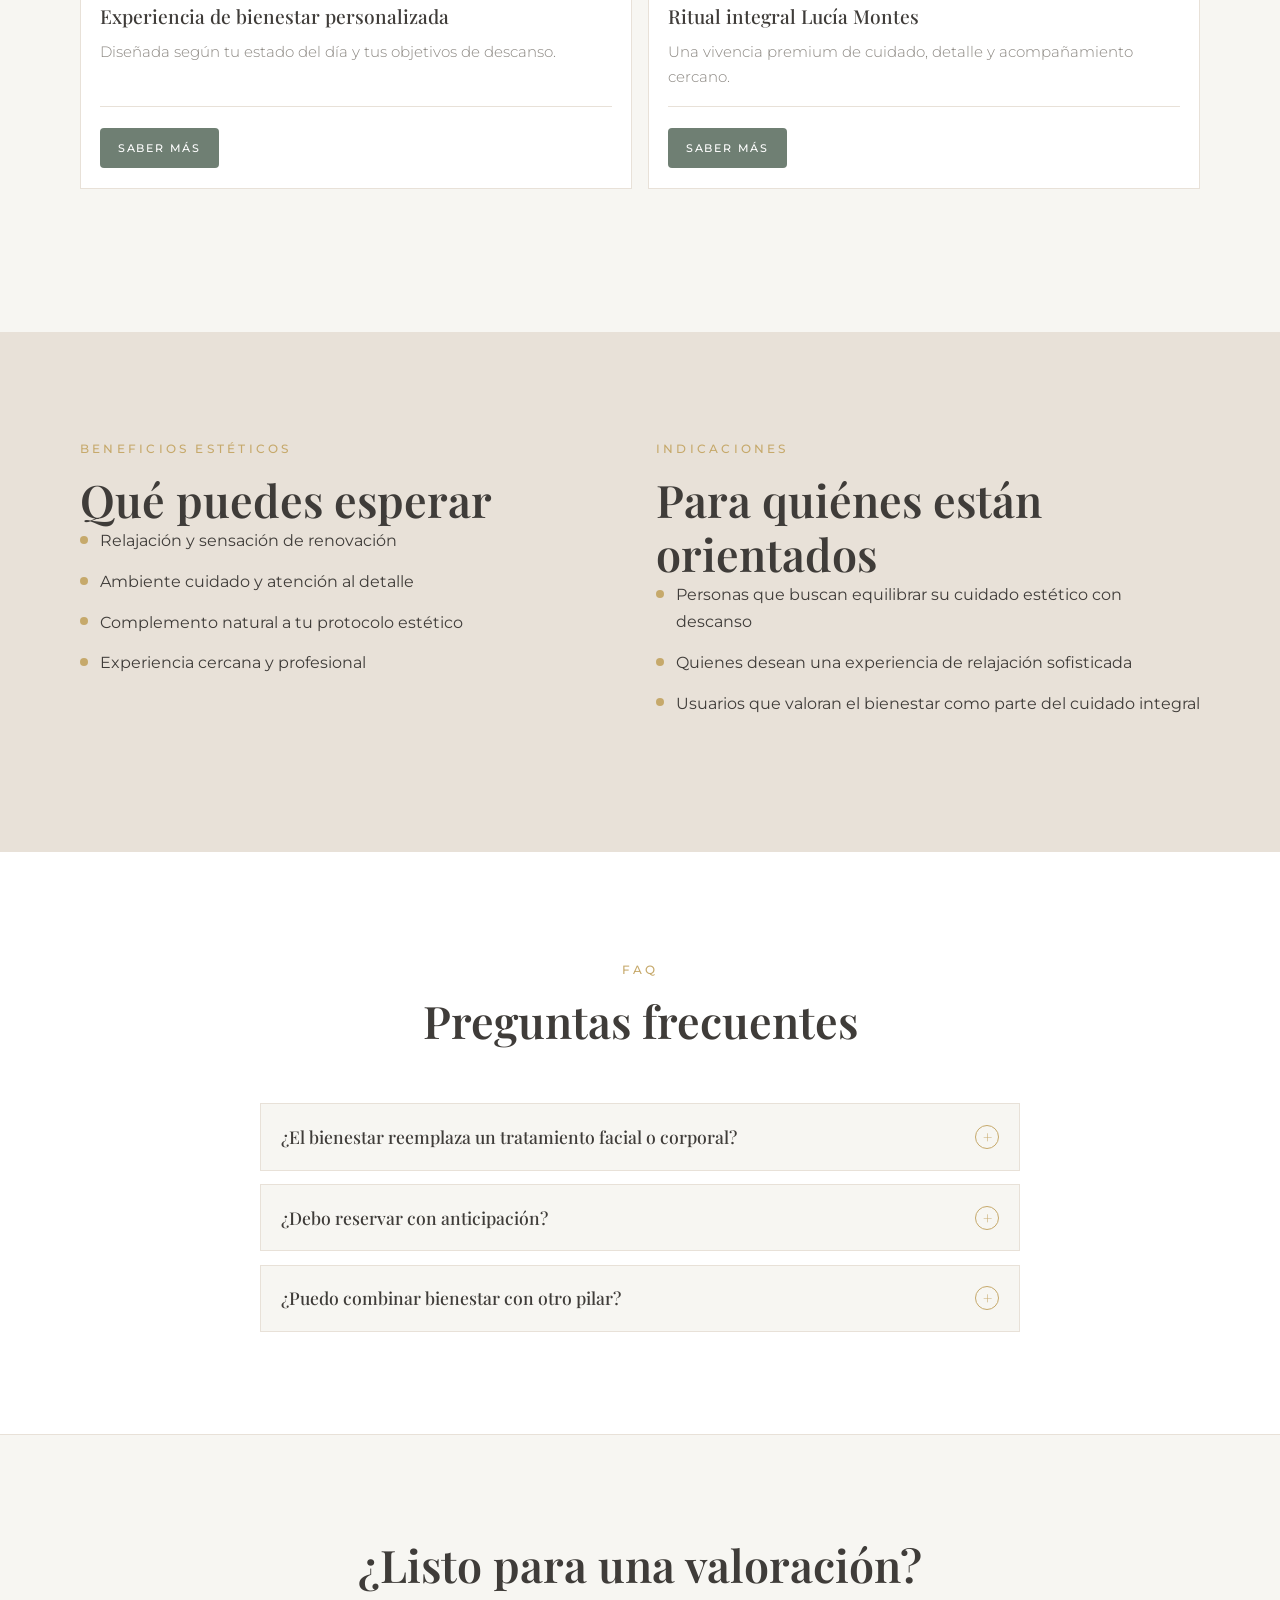
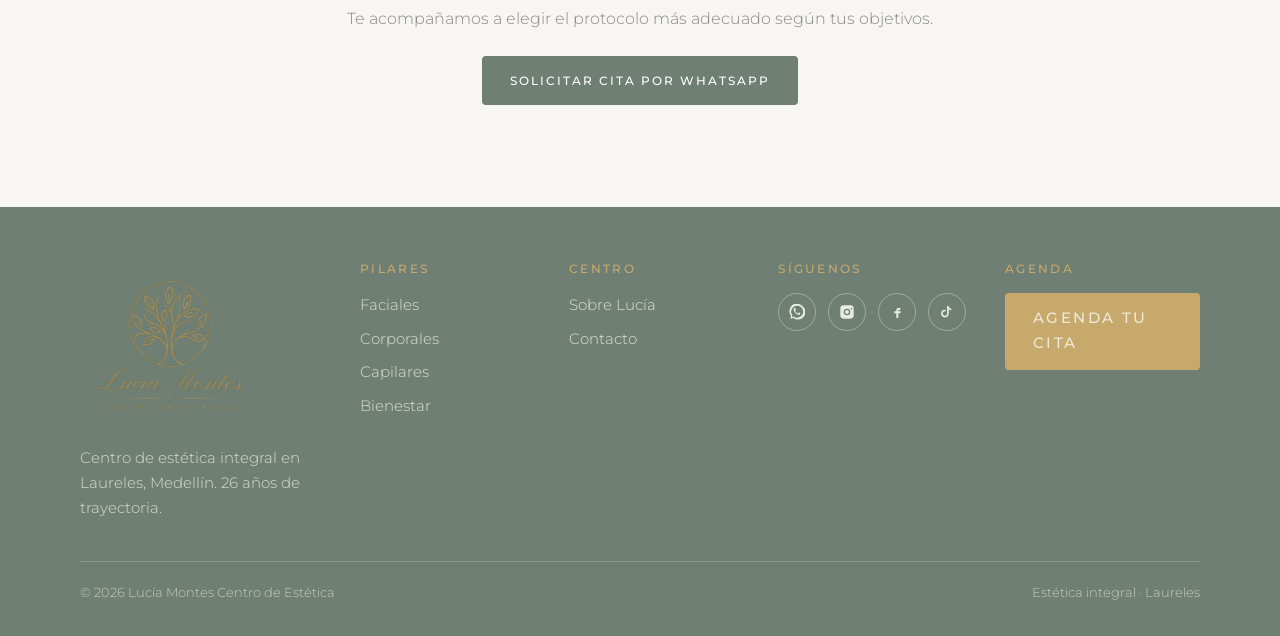
<file: bienestar.html>
<!DOCTYPE html>
<!--
  Lucía Montes — Bienestar integral — catálogo + FAQ + CTA WhatsApp
  Archivo: bienestar.html
  ------------------------------------------------
  Partes comunes en todas las páginas:
  - Header (#siteHeader): logo, menú, CTA
  - Footer: pilares, redes, agenda
  - Preloader, scroll-top, WhatsApp flotante
  Estilos: css/styles.css  |  Lógica: js/main.js

  Esta página:
  - .page-hero ........ título del pilar + imagen
  - .nivel ............. esenciales / especializados / premium
  - .tratamiento-card .. cada servicio + botón «Saber más» (WhatsApp)
  - .page-info / .faq .. beneficios, para quién, preguntas
  - .cta-final ......... solicitar cita
-->
<html lang="es">
<head>
  <meta charset="UTF-8">
  <meta name="viewport" content="width=device-width, initial-scale=1.0">
  <title>Bienestar integral · Lucía Montes</title>
  <meta name="description" content="Experiencias de bienestar diseñadas para favorecer la relajación, el descanso y una sensación renovada de bienestar.">
  <link rel="preconnect" href="https://fonts.googleapis.com">
  <link rel="preconnect" href="https://fonts.gstatic.com" crossorigin>
  <link href="https://fonts.googleapis.com/css2?family=Montserrat:wght@300;400;500;600&family=Playfair+Display:ital,wght@0,500;0,600;1,500;1,600&display=swap" rel="stylesheet">
  <link rel="stylesheet" href="css/styles.css">
  <link rel="icon" href="img/logo-icon.webp">
</head>
<body>
  <div class="preloader" id="preloader" aria-hidden="true">
    <div class="preloader-inner">
      <div class="preloader-icon" aria-hidden="true">
        <span class="ring"></span><span class="ring"></span><span class="ring"></span><span class="center-dot"></span>
      </div>
      <span class="preloader-brand">Lucía <em>Montes</em></span>
    </div>
  </div>
  <header class="site-header" id="siteHeader">
    <div class="contenedor nav-barra">
      <a class="logo" href="index.html" aria-label="Lucía Montes Centro de Estética">
        <img src="img/logo-transparente.webp" alt="Lucía Montes Centro de Estética">
      </a>
      <button class="nav-toggle" id="navToggle" aria-label="Abrir menú" aria-expanded="false" aria-controls="navMenu"><span></span></button>
      <nav>
        <ul class="nav-menu" id="navMenu">
          <li><a href="index.html">Inicio</a></li>
          <li><a href="tratamientos-faciales.html">Faciales</a></li>
          <li><a href="tratamientos-corporales.html">Corporales</a></li>
          <li><a href="tratamientos-capilares.html">Capilares</a></li>
          <li><a href="bienestar.html" class="active">Bienestar</a></li>
          <li><a href="sobre-lucia.html">Sobre Lucía</a></li>
          <li><a href="index.html#contacto">Contacto</a></li>
        </ul>
      </nav>
      <a class="btn btn-primario nav-cta" href="https://wa.me/573192185873?text=Hola%2C%20quiero%20agendar%20una%20cita" target="_blank" rel="noopener">Agenda tu cita</a>
    </div>
  </header>
  <main>
    <section class="page-hero">
      <div class="contenedor page-hero-grid">
        <div class="page-hero-copy revelar">
          <span class="eyebrow">04 · Bienestar integral</span>
          <h1>Bienestar integral</h1>
          <p class="pilar-tagline">Equilibrio, relajación y cuidado personal.</p>
          <p class="lead">Experiencias de bienestar diseñadas para favorecer la relajación, el descanso y una sensación renovada de bienestar.</p>
          <a class="btn btn-whatsapp" href="https://wa.me/573192185873?text=Hola%2C%20quiero%20informaci%C3%B3n%20de%20bienestar%20integral" target="_blank" rel="noopener">Solicitar cita por WhatsApp</a>
        </div>
        <figure class="page-hero-foto revelar img-zoom">
          <img src="img/opening.webp" alt="Bienestar integral">
        </figure>
      </div>
    </section>

    <section class="seccion">
      <div class="contenedor">
        <!-- Catálogo: editar títulos/descripciones de cada .tratamiento-card;
             el href de «Saber más» lleva el mensaje a WhatsApp -->
        <div class="seccion-titulo revelar">
          <span class="eyebrow">Catálogo</span>
          <h2>Tratamientos disponibles</h2>
          <p class="lead">Organización provisional en esenciales, especializados y premium. Se ajustará con el catálogo oficial del centro.</p>
        </div>
        <div class="nivel revelar">
          <h3 class="nivel-titulo">Esenciales</h3>
          <div class="tratamiento-cards">
                        <article class="tratamiento-card revelar">
              <h4>Momento de relajación</h4>
              <p>Una pausa cuidada para soltar tensión y recuperar calma.</p>
              <div class="tratamiento-accion">
                <a class="btn btn-whatsapp btn-sm" href="https://wa.me/573192185873?text=Hola%2C%20quiero%20m%C3%A1s%20informaci%C3%B3n%20acerca%20de%20Momento%20de%20relajaci%C3%B3n" target="_blank" rel="noopener">Saber más</a>
              </div>
            </article>
                        <article class="tratamiento-card revelar">
              <h4>Ritual de descanso</h4>
              <p>Experiencia suave orientada al confort y la reconexión personal.</p>
              <div class="tratamiento-accion">
                <a class="btn btn-whatsapp btn-sm" href="https://wa.me/573192185873?text=Hola%2C%20quiero%20m%C3%A1s%20informaci%C3%B3n%20acerca%20de%20Ritual%20de%20descanso" target="_blank" rel="noopener">Saber más</a>
              </div>
            </article>
          </div>
        </div>
        <div class="nivel revelar">
          <h3 class="nivel-titulo">Especializados</h3>
          <div class="tratamiento-cards">
                        <article class="tratamiento-card revelar">
              <h4>Bienestar sensorial</h4>
              <p>Texturas, aromas y ritmo pausado para una experiencia más profunda.</p>
              <div class="tratamiento-accion">
                <a class="btn btn-whatsapp btn-sm" href="https://wa.me/573192185873?text=Hola%2C%20quiero%20m%C3%A1s%20informaci%C3%B3n%20acerca%20de%20Bienestar%20sensorial" target="_blank" rel="noopener">Saber más</a>
              </div>
            </article>
                        <article class="tratamiento-card revelar">
              <h4>Cuidado cuerpo-mente</h4>
              <p>Espacios de bienestar que acompañan tu rutina estética integral.</p>
              <div class="tratamiento-accion">
                <a class="btn btn-whatsapp btn-sm" href="https://wa.me/573192185873?text=Hola%2C%20quiero%20m%C3%A1s%20informaci%C3%B3n%20acerca%20de%20Cuidado%20cuerpo-mente" target="_blank" rel="noopener">Saber más</a>
              </div>
            </article>
          </div>
        </div>
        <div class="nivel revelar">
          <h3 class="nivel-titulo">Premium</h3>
          <div class="tratamiento-cards">
                        <article class="tratamiento-card revelar">
              <h4>Experiencia de bienestar personalizada</h4>
              <p>Diseñada según tu estado del día y tus objetivos de descanso.</p>
              <div class="tratamiento-accion">
                <a class="btn btn-whatsapp btn-sm" href="https://wa.me/573192185873?text=Hola%2C%20quiero%20m%C3%A1s%20informaci%C3%B3n%20acerca%20de%20Experiencia%20de%20bienestar%20personalizada" target="_blank" rel="noopener">Saber más</a>
              </div>
            </article>
                        <article class="tratamiento-card revelar">
              <h4>Ritual integral Lucía Montes</h4>
              <p>Una vivencia premium de cuidado, detalle y acompañamiento cercano.</p>
              <div class="tratamiento-accion">
                <a class="btn btn-whatsapp btn-sm" href="https://wa.me/573192185873?text=Hola%2C%20quiero%20m%C3%A1s%20informaci%C3%B3n%20acerca%20de%20Ritual%20integral%20Luc%C3%ADa%20Montes" target="_blank" rel="noopener">Saber más</a>
              </div>
            </article>
          </div>
        </div>
      </div>
    </section>

    <section class="seccion page-info">
      <div class="contenedor page-info-grid">
        <div class="revelar">
          <span class="eyebrow">Beneficios estéticos</span>
          <h2>Qué puedes esperar</h2>
          <ul class="sobre-lista">
            <li>Relajación y sensación de renovación</li>
            <li>Ambiente cuidado y atención al detalle</li>
            <li>Complemento natural a tu protocolo estético</li>
            <li>Experiencia cercana y profesional</li>
          </ul>
        </div>
        <div class="revelar">
          <span class="eyebrow">Indicaciones</span>
          <h2>Para quiénes están orientados</h2>
          <ul class="sobre-lista">
            <li>Personas que buscan equilibrar su cuidado estético con descanso</li>
            <li>Quienes desean una experiencia de relajación sofisticada</li>
            <li>Usuarios que valoran el bienestar como parte del cuidado integral</li>
          </ul>
        </div>
      </div>
    </section>

    <section class="seccion faq">
      <div class="contenedor">
        <div class="seccion-titulo revelar">
          <span class="eyebrow">FAQ</span>
          <h2>Preguntas frecuentes</h2>
        </div>
        <div class="faq-lista revelar">
          <article class="faq-item">
            <button class="faq-head" type="button" aria-expanded="false">
              <span>¿El bienestar reemplaza un tratamiento facial o corporal?</span><span class="faq-icon" aria-hidden="true">+</span>
            </button>
            <div class="faq-body"><p>No. Es un complemento que enriquece la experiencia de cuidado integral.</p></div>
          </article>
          <article class="faq-item">
            <button class="faq-head" type="button" aria-expanded="false">
              <span>¿Debo reservar con anticipación?</span><span class="faq-icon" aria-hidden="true">+</span>
            </button>
            <div class="faq-body"><p>Sí. Trabajamos con cita previa para garantizar un espacio tranquilo.</p></div>
          </article>
          <article class="faq-item">
            <button class="faq-head" type="button" aria-expanded="false">
              <span>¿Puedo combinar bienestar con otro pilar?</span><span class="faq-icon" aria-hidden="true">+</span>
            </button>
            <div class="faq-body"><p>Sí. Podemos orientarte a una experiencia combinada según tus objetivos.</p></div>
          </article>
        </div>
      </div>
    </section>

    <section class="seccion cta-final">
      <div class="contenedor cta-final-inner revelar">
        <h2>¿Listo para una valoración?</h2>
        <p>Te acompañamos a elegir el protocolo más adecuado según tus objetivos.</p>
        <a class="btn btn-whatsapp" href="https://wa.me/573192185873?text=Hola%2C%20quiero%20informaci%C3%B3n%20de%20bienestar%20integral" target="_blank" rel="noopener">Solicitar cita por WhatsApp</a>
      </div>
    </section>
  </main>
  <footer class="site-footer">
    <div class="contenedor">
      <div class="footer-grid">
        <div class="footer-brand">
          <img src="img/logo-transparente.webp" alt="Lucía Montes">
          <p>Centro de estética integral en Laureles, Medellín. 26 años de trayectoria.</p>
        </div>
        <div>
          <h3>Pilares</h3>
          <a href="tratamientos-faciales.html">Faciales</a>
          <a href="tratamientos-corporales.html">Corporales</a>
          <a href="tratamientos-capilares.html">Capilares</a>
          <a href="bienestar.html">Bienestar</a>
        </div>
        <div>
          <h3>Centro</h3>
          <a href="sobre-lucia.html">Sobre Lucía</a>
          <a href="index.html#contacto">Contacto</a>
        </div>
        <div>
          <h3>Síguenos</h3>
          <div class="redes">
            <a href="https://wa.me/573192185873" target="_blank" rel="noopener" aria-label="WhatsApp">
              <svg viewBox="0 0 24 24" aria-hidden="true"><path d="M20.5 3.5A11 11 0 0 0 3.1 17.7L2 22l4.4-1.1A11 11 0 1 0 20.5 3.5zm-8.5 17a9 9 0 0 1-4.6-1.3l-.3-.2-2.6.7.7-2.5-.2-.3a9 9 0 1 1 7 3.6zm5-6.7c-.3-.1-1.6-.8-1.9-.9s-.4-.1-.6.1-.7.9-.8 1-.3.2-.6.1a7.4 7.4 0 0 1-2.2-1.4 8.2 8.2 0 0 1-1.5-1.9c-.2-.3 0-.4.1-.6l.5-.6c.1-.2.2-.3.3-.5s0-.4 0-.5-.6-1.5-.8-2-.4-.5-.6-.5h-.5c-.2 0-.5.1-.7.3a2.3 2.3 0 0 0-.7 1.7c0 1 0 1.9.8 3a13 13 0 0 0 2.5 3 11.7 11.7 0 0 0 3.5 2.1c.5.2.9.2 1.2.1a2.5 2.5 0 0 0 1.7-1.1c.2-.3.2-.6.1-.8l-.5-.2z"/></svg>
            </a>
            <a href="https://www.instagram.com/luciamontes.cosmetologa/" target="_blank" rel="noopener" aria-label="Instagram">
              <svg viewBox="0 0 24 24" aria-hidden="true"><path d="M7 2h10a5 5 0 0 1 5 5v10a5 5 0 0 1-5 5H7a5 5 0 0 1-5-5V7a5 5 0 0 1 5-5zm5 5a5 5 0 1 0 0 10 5 5 0 0 0 0-10zm6.5-.9a1.2 1.2 0 1 0 0 2.4 1.2 1.2 0 0 0 0-2.4zM12 9a3 3 0 1 1 0 6 3 3 0 0 1 0-6z"/></svg>
            </a>
            <a href="https://www.facebook.com/CosmetologiaLuciaMontes" target="_blank" rel="noopener" aria-label="Facebook">
              <svg viewBox="0 0 24 24" aria-hidden="true"><path d="M14 9h3V6h-3c-1.7 0-3 1.3-3 3v2H8v3h3v7h3v-7h3l1-3h-4V9c0-.6.4-1 1-1z"/></svg>
            </a>
            <a href="https://www.tiktok.com/@lucia.montes.quintero" target="_blank" rel="noopener" aria-label="TikTok">
              <svg viewBox="0 0 24 24" aria-hidden="true"><path d="M14.5 3c.4 2.2 1.8 3.8 4 4.2v2.3c-1.4-.1-2.7-.5-3.9-1.3v6.2a5.7 5.7 0 1 1-5.7-5.7c.3 0 .7 0 1 .1v2.5a3.2 3.2 0 1 0 2.2 3V3h2.4z"/></svg>
            </a>
          </div>
        </div>
        <div>
          <h3>Agenda</h3>
          <a class="btn btn-primario" href="https://wa.me/573192185873?text=Hola%2C%20quiero%20agendar%20una%20cita" target="_blank" rel="noopener" style="margin-top:0.35rem;">Agenda tu cita</a>
        </div>
      </div>
      <div class="footer-copy">
        <span>© 2026 Lucía Montes Centro de Estética</span>
        <span>Estética integral · Laureles</span>
      </div>
    </div>
  </footer>
  <button class="scroll-top" id="scrollTop" type="button" aria-label="Volver arriba">↑</button>
  <a class="wa-flotante" href="https://wa.me/573192185873" target="_blank" rel="noopener" aria-label="Chatear por WhatsApp">
    <svg viewBox="0 0 24 24" aria-hidden="true"><path d="M20.5 3.5A11 11 0 0 0 3.1 17.7L2 22l4.4-1.1A11 11 0 1 0 20.5 3.5zm-8.5 17a9 9 0 0 1-4.6-1.3l-.3-.2-2.6.7.7-2.5-.2-.3a9 9 0 1 1 7 3.6zm5-6.7c-.3-.1-1.6-.8-1.9-.9s-.4-.1-.6.1-.7.9-.8 1-.3.2-.6.1a7.4 7.4 0 0 1-2.2-1.4 8.2 8.2 0 0 1-1.5-1.9c-.2-.3 0-.4.1-.6l.5-.6c.1-.2.2-.3.3-.5s0-.4 0-.5-.6-1.5-.8-2-.4-.5-.6-.5h-.5c-.2 0-.5.1-.7.3a2.3 2.3 0 0 0-.7 1.7c0 1 0 1.9.8 3a13 13 0 0 0 2.5 3 11.7 11.7 0 0 0 3.5 2.1c.5.2.9.2 1.2.1a2.5 2.5 0 0 0 1.7-1.1c.2-.3.2-.6.1-.8l-.5-.2z"/></svg>
  </a>
  <script src="js/main.js"></script>
</body>
</html>
</file>
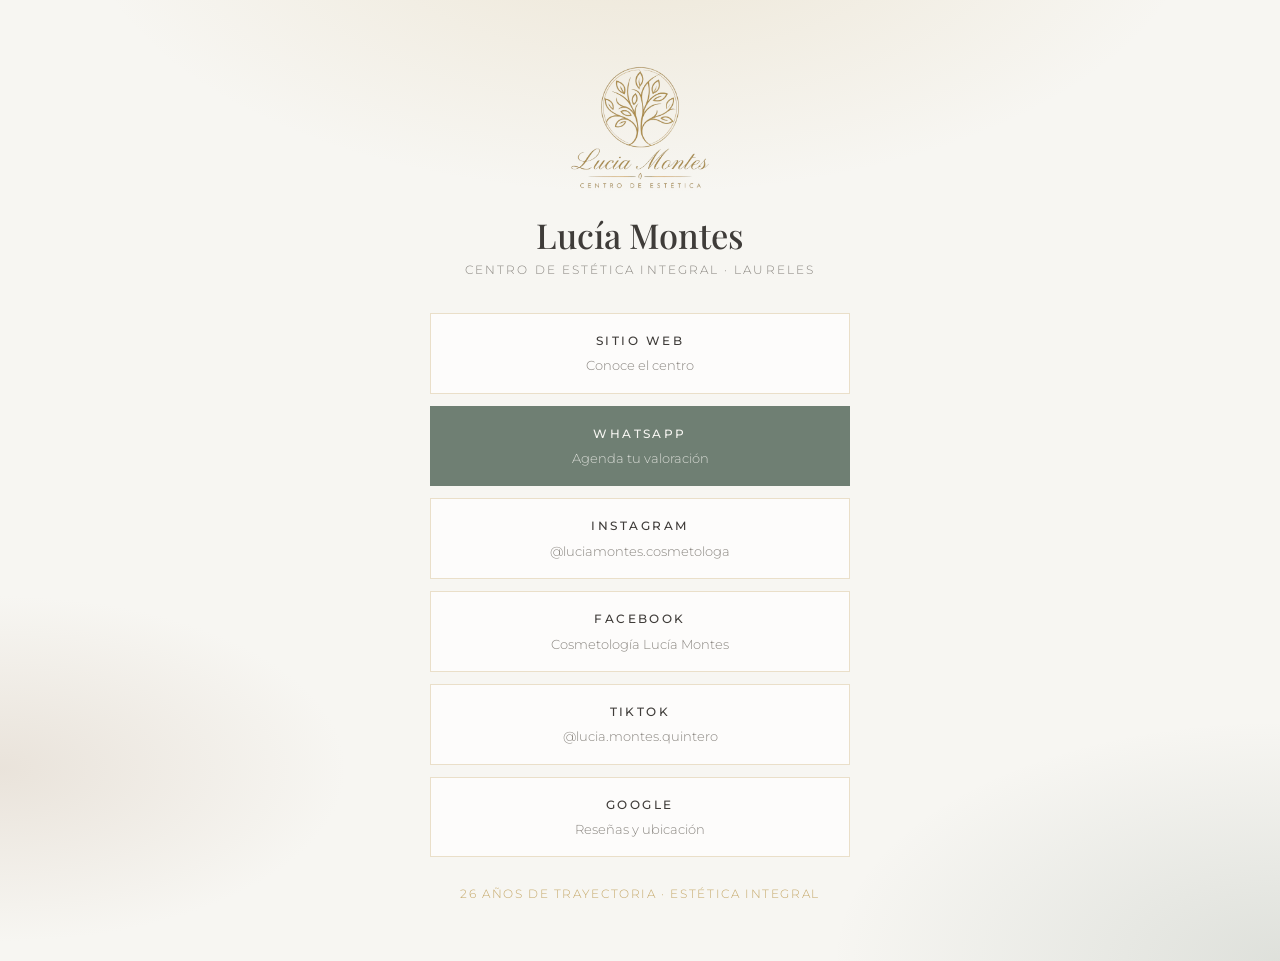
<file: links.html>
<!DOCTYPE html>
<!--
  Lucía Montes — All my links (links.html)
  ------------------------------------------------
  Página tipo “link in bio” para Instagram / TikTok / Facebook.
  Editar enlaces abajo en .links-lista.
  URL pública: /links.html  →  luego tudominio.com/links
-->
<html lang="es">
<head>
  <meta charset="UTF-8">
  <meta name="viewport" content="width=device-width, initial-scale=1.0">
  <title>Enlaces · Lucía Montes Centro de Estética</title>
  <meta name="description" content="Sitio web, WhatsApp y redes de Lucía Montes Centro de Estética en Laureles, Medellín.">
  <meta name="robots" content="noindex">
  <link rel="preconnect" href="https://fonts.googleapis.com">
  <link rel="preconnect" href="https://fonts.gstatic.com" crossorigin>
  <link href="https://fonts.googleapis.com/css2?family=Montserrat:wght@300;400;500;600&family=Playfair+Display:ital,wght@0,500;0,600;1,500;1,600&display=swap" rel="stylesheet">
  <link rel="stylesheet" href="css/styles.css">
  <link rel="icon" href="img/logo-icon.webp">
</head>
<body class="links-body">
  <div class="preloader" id="preloader" aria-hidden="true">
    <div class="preloader-inner">
      <div class="preloader-icon" aria-hidden="true">
        <span class="ring"></span>
        <span class="ring"></span>
        <span class="ring"></span>
        <span class="center-dot"></span>
      </div>
      <span class="preloader-brand">Lucía <em>Montes</em></span>
    </div>
  </div>

  <main class="links-page">
    <div class="links-atmosfera" aria-hidden="true"></div>

    <div class="links-shell">
      <header class="links-brand revelar">
        <img class="links-logo" src="img/logo-transparente.webp" alt="Lucía Montes Centro de Estética">
        <h1>Lucía Montes</h1>
        <p class="links-tagline">Centro de estética integral · Laureles</p>
      </header>

      <nav class="links-lista" aria-label="Enlaces principales">
        <a class="links-item revelar" href="index.html">
          <span class="links-item-label">Sitio web</span>
          <span class="links-item-hint">Conoce el centro</span>
        </a>
        <a class="links-item links-item-destacado revelar" href="https://wa.me/573192185873?text=Hola%2C%20quiero%20agendar%20una%20cita" target="_blank" rel="noopener">
          <span class="links-item-label">WhatsApp</span>
          <span class="links-item-hint">Agenda tu valoración</span>
        </a>
        <a class="links-item revelar" href="https://www.instagram.com/luciamontes.cosmetologa/" target="_blank" rel="noopener">
          <span class="links-item-label">Instagram</span>
          <span class="links-item-hint">@luciamontes.cosmetologa</span>
        </a>
        <a class="links-item revelar" href="https://www.facebook.com/CosmetologiaLuciaMontes" target="_blank" rel="noopener">
          <span class="links-item-label">Facebook</span>
          <span class="links-item-hint">Cosmetología Lucía Montes</span>
        </a>
        <a class="links-item revelar" href="https://www.tiktok.com/@lucia.montes.quintero" target="_blank" rel="noopener">
          <span class="links-item-label">TikTok</span>
          <span class="links-item-hint">@lucia.montes.quintero</span>
        </a>
        <a class="links-item revelar" href="https://share.google/bVkXEV1HKWIcSZjgv" target="_blank" rel="noopener">
          <span class="links-item-label">Google</span>
          <span class="links-item-hint">Reseñas y ubicación</span>
        </a>
      </nav>

      <p class="links-copy revelar">26 años de trayectoria · Estética integral</p>
    </div>
  </main>

  <script src="js/main.js"></script>
</body>
</html>
</file>
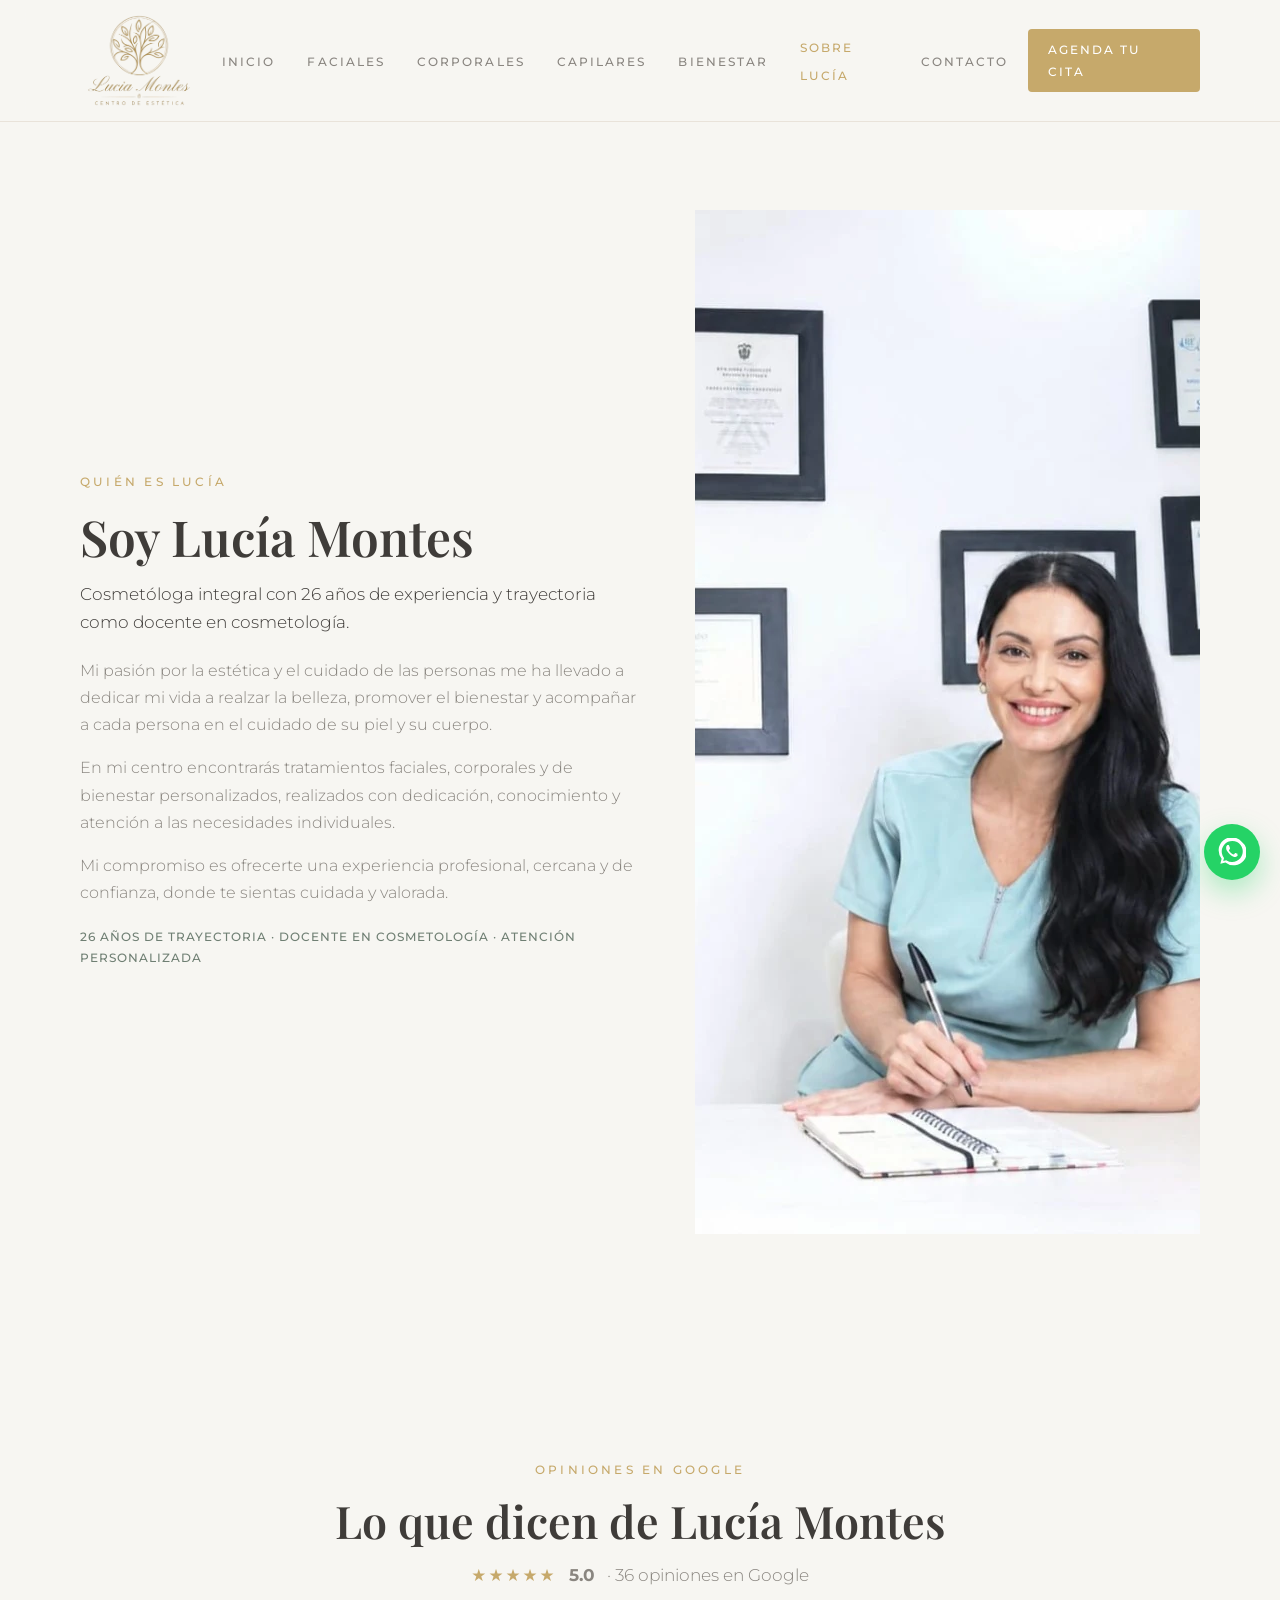
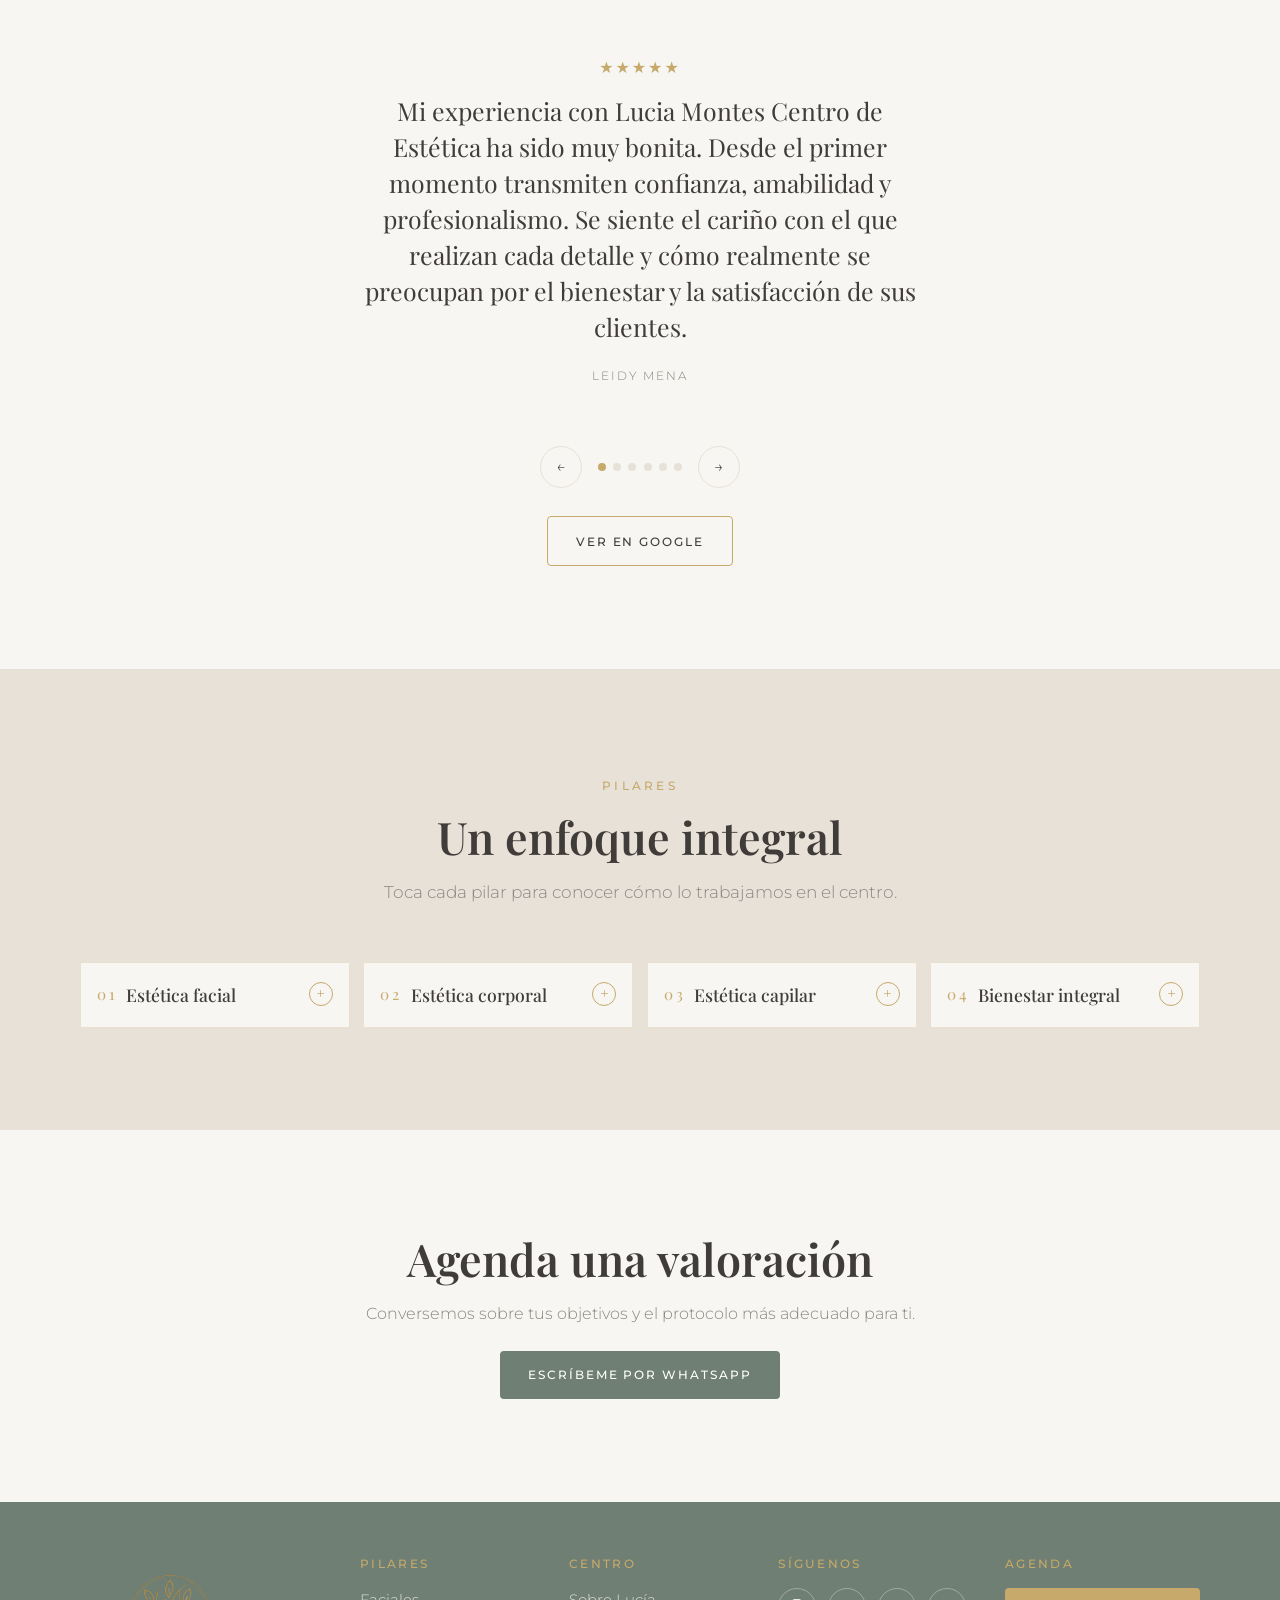
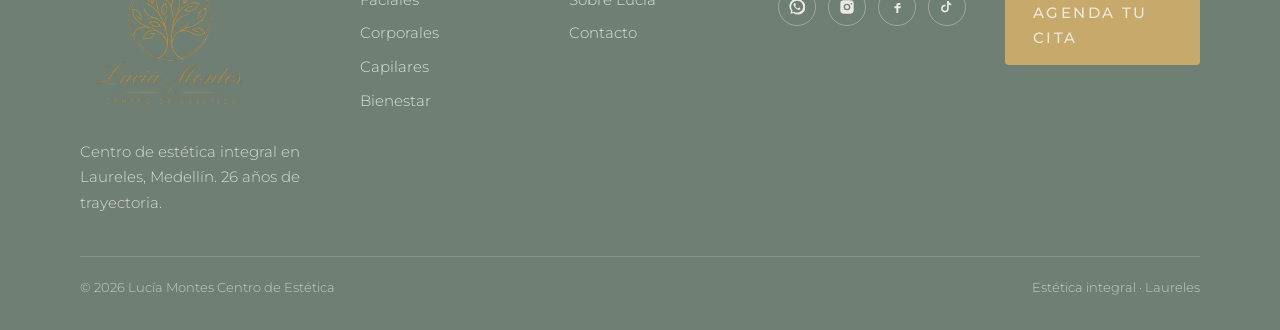
<file: sobre-lucia.html>
<!DOCTYPE html>
<!--
  Lucía Montes — Sobre Lucía — filosofía, reseñas Google, pilares expandibles
  Archivo: sobre-lucia.html
  ------------------------------------------------
  Partes comunes en todas las páginas:
  - Header (#siteHeader): logo, menú, CTA
  - Footer: pilares, redes, agenda
  - Preloader, scroll-top, WhatsApp flotante
  Estilos: css/styles.css  |  Lógica: js/main.js

  Esta página:
  - .page-hero ........ presentación
  - .experiencia ...... filosofía
  - #reseñas-lucia .... carrusel de opiniones Google
  - #pilares-lucia .... pilares expandibles (sin redirección)
  - .cta-final ........ valoración WhatsApp
-->
<html lang="es">
<head>
  <meta charset="UTF-8">
  <meta name="viewport" content="width=device-width, initial-scale=1.0">
  <title>Sobre Lucía · Lucía Montes Centro de Estética</title>
  <meta name="description" content="Soy Lucía Montes, cosmetóloga integral con 26 años de experiencia y trayectoria como docente en cosmetología.">
  <link rel="preconnect" href="https://fonts.googleapis.com">
  <link rel="preconnect" href="https://fonts.gstatic.com" crossorigin>
  <link href="https://fonts.googleapis.com/css2?family=Montserrat:wght@300;400;500;600&family=Playfair+Display:ital,wght@0,500;0,600;1,500;1,600&display=swap" rel="stylesheet">
  <link rel="stylesheet" href="css/styles.css">
  <link rel="icon" href="img/logo-icon.webp">
</head>
<body>
  <div class="preloader" id="preloader" aria-hidden="true">
    <div class="preloader-inner">
      <div class="preloader-icon" aria-hidden="true">
        <span class="ring"></span><span class="ring"></span><span class="ring"></span><span class="center-dot"></span>
      </div>
      <span class="preloader-brand">Lucía <em>Montes</em></span>
    </div>
  </div>
  <header class="site-header" id="siteHeader">
    <div class="contenedor nav-barra">
      <a class="logo" href="index.html" aria-label="Lucía Montes Centro de Estética">
        <img src="img/logo-transparente.webp" alt="Lucía Montes Centro de Estética">
      </a>
      <button class="nav-toggle" id="navToggle" aria-label="Abrir menú" aria-expanded="false" aria-controls="navMenu"><span></span></button>
      <nav>
        <ul class="nav-menu" id="navMenu">
          <li><a href="index.html">Inicio</a></li>
          <li><a href="tratamientos-faciales.html">Faciales</a></li>
          <li><a href="tratamientos-corporales.html">Corporales</a></li>
          <li><a href="tratamientos-capilares.html">Capilares</a></li>
          <li><a href="bienestar.html">Bienestar</a></li>
          <li><a href="sobre-lucia.html" class="active">Sobre Lucía</a></li>
          <li><a href="index.html#contacto">Contacto</a></li>
        </ul>
      </nav>
      <a class="btn btn-primario nav-cta" href="https://wa.me/573192185873?text=Hola%2C%20quiero%20agendar%20una%20cita" target="_blank" rel="noopener">Agenda tu cita</a>
    </div>
  </header>
  <main>
    <!-- ========== QUIÉN ES LUCÍA (una sola sección: foto + biografía) ========== -->
    <section class="seccion experiencia" id="quien-es-lucia">
      <div class="contenedor experiencia-grid">
        <div class="experiencia-copy revelar">
          <span class="eyebrow">Quién es Lucía</span>
          <h1>Soy Lucía Montes</h1>
          <p class="lead">Cosmetóloga integral con 26 años de experiencia y trayectoria como docente en cosmetología.</p>
          <p>Mi pasión por la estética y el cuidado de las personas me ha llevado a dedicar mi vida a realzar la belleza, promover el bienestar y acompañar a cada persona en el cuidado de su piel y su cuerpo.</p>
          <p>En mi centro encontrarás tratamientos faciales, corporales y de bienestar personalizados, realizados con dedicación, conocimiento y atención a las necesidades individuales.</p>
          <p>Mi compromiso es ofrecerte una experiencia profesional, cercana y de confianza, donde te sientas cuidada y valorada.</p>
          <p class="experiencia-dato">26 años de trayectoria · Docente en cosmetología · Atención personalizada</p>
        </div>
        <figure class="experiencia-foto revelar img-zoom">
          <img src="img/lucia-montes.webp" alt="Lucía Montes, cosmetóloga integral" width="955" height="1024" loading="eager">
        </figure>
      </div>
    </section>

    <!-- ========== RESEÑAS (mismas opiniones que el home; editar textos aquí) ========== -->
    <section class="seccion reseñas" id="reseñas-lucia">
      <div class="contenedor">
        <div class="seccion-titulo revelar">
          <span class="eyebrow">Opiniones en Google</span>
          <h2>Lo que dicen de Lucía Montes</h2>
          <p class="lead reseñas-rating">
            <span class="estrellas" aria-hidden="true">★★★★★</span>
            <strong>5.0</strong> · 36 opiniones en Google
          </p>
        </div>

        <div class="reseñas-slider revelar" data-reseñas>
          <div class="reseñas-viewport">
            <div class="reseñas-track">
              <article class="reseña-slide is-active">
                <p class="reseña-estrellas" aria-label="5 de 5 estrellas">★★★★★</p>
                <blockquote>
                  Mi experiencia con Lucia Montes Centro de Estética ha sido muy bonita. Desde el primer momento transmiten confianza, amabilidad y profesionalismo. Se siente el cariño con el que realizan cada detalle y cómo realmente se preocupan por el bienestar y la satisfacción de sus clientes.
                </blockquote>
                <cite>LEIDY MENA</cite>
              </article>
              <article class="reseña-slide">
                <p class="reseña-estrellas" aria-label="5 de 5 estrellas">★★★★★</p>
                <blockquote>
                  Nunca pongo 5 estrellas, pero voy a hacer una excepción. Después de cumplir 30 años quise cuidarme un poco y agendé una limpieza facial con Lucía. Su energía, cómo me entendió y el cuidado durante el tratamiento fueron excepcionales. Después de 7 días me veo más joven. La recomiendo sin duda.
                </blockquote>
                <cite>Laurys Legros</cite>
              </article>
              <article class="reseña-slide">
                <p class="reseña-estrellas" aria-label="5 de 5 estrellas">★★★★★</p>
                <blockquote>
                  Desde el primer momento, Lucía fue increíblemente profesional y me guió paso a paso durante todo el proceso. Su conocimiento y atención me hicieron sentir en las mejores manos. Estoy muy feliz con los avances que he visto en mi piel gracias a su tratamiento de cuidado, que además utiliza productos naturales de excelente calidad.
                </blockquote>
                <cite>Juliana Gonzalez</cite>
              </article>
              <article class="reseña-slide">
                <p class="reseña-estrellas" aria-label="5 de 5 estrellas">★★★★★</p>
                <blockquote>
                  La cosmetóloga Lucía es muy profesional. Desde el inicio te recibe con buena atención. Te explica el procedimiento paso a paso, los pro y los contra. Durante el proceso te muestra el producto a aplicar, la fecha, todo sellado para iniciar. Me encantó. Seguro que regresaré.
                </blockquote>
                <cite>Osmary Arango</cite>
              </article>
              <article class="reseña-slide">
                <p class="reseña-estrellas" aria-label="5 de 5 estrellas">★★★★★</p>
                <blockquote>
                  Excelente sitio, ameno, acogedor, con asepsia impecable, bien ubicado. Una atención extraordinaria. Los productos utilizados son de gran calidad y dejan la piel maravillosa. Lugar muy recomendado para visitar.
                </blockquote>
                <cite>Matilde Ballesteros</cite>
              </article>
              <article class="reseña-slide">
                <p class="reseña-estrellas" aria-label="5 de 5 estrellas">★★★★★</p>
                <blockquote>
                  Increíble lugar, desde que entras se siente una experiencia acogedora con una profesional interesada en tu bienestar, y en general todo se fue muy bien, súper recomendada.
                </blockquote>
                <cite>Estefany Muñoz</cite>
              </article>
            </div>
          </div>
          <div class="reseñas-controles">
            <button type="button" class="slider-btn" data-reseñas-prev aria-label="Reseña anterior">&#8592;</button>
            <div class="reseñas-dots" role="tablist" aria-label="Seleccionar reseña">
              <button type="button" class="is-active" data-reseñas-dot="0" aria-label="Reseña 1"></button>
              <button type="button" data-reseñas-dot="1" aria-label="Reseña 2"></button>
              <button type="button" data-reseñas-dot="2" aria-label="Reseña 3"></button>
              <button type="button" data-reseñas-dot="3" aria-label="Reseña 4"></button>
              <button type="button" data-reseñas-dot="4" aria-label="Reseña 5"></button>
              <button type="button" data-reseñas-dot="5" aria-label="Reseña 6"></button>
            </div>
            <button type="button" class="slider-btn" data-reseñas-next aria-label="Reseña siguiente">&#8594;</button>
          </div>
          <div class="reseñas-cta">
            <a class="btn btn-outline" href="https://share.google/bVkXEV1HKWIcSZjgv" target="_blank" rel="noopener">Ver en Google</a>
          </div>
        </div>
      </div>
    </section>

    <!-- ========== PILARES EXPANDIBLES (sin link; editar .pilar-detalle) ========== -->
    <section class="seccion pilares-sobre" id="pilares-lucia">
      <div class="contenedor">
        <div class="seccion-titulo revelar">
          <span class="eyebrow">Pilares</span>
          <h2>Un enfoque integral</h2>
          <p class="lead">Toca cada pilar para conocer cómo lo trabajamos en el centro.</p>
        </div>
        <div class="pilares-mini revelar">
          <article class="pilar-mini" data-pilar>
            <button type="button" class="pilar-toggle" aria-expanded="false">
              <span class="pilar-num">01</span>
              <h3>Estética facial</h3>
              <span class="pilar-chevron" aria-hidden="true">+</span>
            </button>
            <div class="pilar-detalle" hidden>
              <p class="pilar-tagline">Cuidado avanzado de la piel.</p>
              <p>Tratamientos personalizados orientados a mejorar la calidad, luminosidad, textura y firmeza de la piel, según las necesidades de cada persona. Lucía define el protocolo tras una valoración cuidadosa, sin enfoques genéricos.</p>
            </div>
          </article>
          <article class="pilar-mini" data-pilar>
            <button type="button" class="pilar-toggle" aria-expanded="false">
              <span class="pilar-num">02</span>
              <h3>Estética corporal</h3>
              <span class="pilar-chevron" aria-hidden="true">+</span>
            </button>
            <div class="pilar-detalle" hidden>
              <p class="pilar-tagline">Tecnología, cuidado y armonía corporal.</p>
              <p>Protocolos estéticos personalizados para el cuidado corporal, enfocados en la apariencia de la piel, la firmeza y el contorno. El acompañamiento se adapta a objetivos realistas y a la respuesta de cada cuerpo.</p>
            </div>
          </article>
          <article class="pilar-mini" data-pilar>
            <button type="button" class="pilar-toggle" aria-expanded="false">
              <span class="pilar-num">03</span>
              <h3>Estética capilar</h3>
              <span class="pilar-chevron" aria-hidden="true">+</span>
            </button>
            <div class="pilar-detalle" hidden>
              <p class="pilar-tagline">Salud y belleza del cabello.</p>
              <p>Rituales y tratamientos orientados al cuero cabelludo y la fibra capilar, para favorecer una apariencia saludable y revitalizada. Se trabaja con atención al detalle y productos adecuados a cada caso.</p>
            </div>
          </article>
          <article class="pilar-mini" data-pilar>
            <button type="button" class="pilar-toggle" aria-expanded="false">
              <span class="pilar-num">04</span>
              <h3>Bienestar integral</h3>
              <span class="pilar-chevron" aria-hidden="true">+</span>
            </button>
            <div class="pilar-detalle" hidden>
              <p class="pilar-tagline">Equilibrio, relajación y cuidado personal.</p>
              <p>Experiencias de bienestar diseñadas para favorecer la relajación, el descanso y una sensación renovada. Complementan el cuidado estético con un espacio cercano, calmado y profesional.</p>
            </div>
          </article>
        </div>
      </div>
    </section>

    <section class="seccion cta-final">
      <div class="contenedor cta-final-inner revelar">
        <h2>Agenda una valoración</h2>
        <p>Conversemos sobre tus objetivos y el protocolo más adecuado para ti.</p>
        <a class="btn btn-whatsapp" href="https://wa.me/573192185873?text=Hola%20Luc%C3%ADa%2C%20quiero%20agendar%20una%20valoraci%C3%B3n" target="_blank" rel="noopener">Escríbeme por WhatsApp</a>
      </div>
    </section>
  </main>
  <footer class="site-footer">
    <div class="contenedor">
      <div class="footer-grid">
        <div class="footer-brand">
          <img src="img/logo-transparente.webp" alt="Lucía Montes">
          <p>Centro de estética integral en Laureles, Medellín. 26 años de trayectoria.</p>
        </div>
        <div>
          <h3>Pilares</h3>
          <a href="tratamientos-faciales.html">Faciales</a>
          <a href="tratamientos-corporales.html">Corporales</a>
          <a href="tratamientos-capilares.html">Capilares</a>
          <a href="bienestar.html">Bienestar</a>
        </div>
        <div>
          <h3>Centro</h3>
          <a href="sobre-lucia.html">Sobre Lucía</a>
          <a href="index.html#contacto">Contacto</a>
        </div>
        <div>
          <h3>Síguenos</h3>
          <div class="redes">
            <a href="https://wa.me/573192185873" target="_blank" rel="noopener" aria-label="WhatsApp">
              <svg viewBox="0 0 24 24" aria-hidden="true"><path d="M20.5 3.5A11 11 0 0 0 3.1 17.7L2 22l4.4-1.1A11 11 0 1 0 20.5 3.5zm-8.5 17a9 9 0 0 1-4.6-1.3l-.3-.2-2.6.7.7-2.5-.2-.3a9 9 0 1 1 7 3.6zm5-6.7c-.3-.1-1.6-.8-1.9-.9s-.4-.1-.6.1-.7.9-.8 1-.3.2-.6.1a7.4 7.4 0 0 1-2.2-1.4 8.2 8.2 0 0 1-1.5-1.9c-.2-.3 0-.4.1-.6l.5-.6c.1-.2.2-.3.3-.5s0-.4 0-.5-.6-1.5-.8-2-.4-.5-.6-.5h-.5c-.2 0-.5.1-.7.3a2.3 2.3 0 0 0-.7 1.7c0 1 0 1.9.8 3a13 13 0 0 0 2.5 3 11.7 11.7 0 0 0 3.5 2.1c.5.2.9.2 1.2.1a2.5 2.5 0 0 0 1.7-1.1c.2-.3.2-.6.1-.8l-.5-.2z"/></svg>
            </a>
            <a href="https://www.instagram.com/luciamontes.cosmetologa/" target="_blank" rel="noopener" aria-label="Instagram">
              <svg viewBox="0 0 24 24" aria-hidden="true"><path d="M7 2h10a5 5 0 0 1 5 5v10a5 5 0 0 1-5 5H7a5 5 0 0 1-5-5V7a5 5 0 0 1 5-5zm5 5a5 5 0 1 0 0 10 5 5 0 0 0 0-10zm6.5-.9a1.2 1.2 0 1 0 0 2.4 1.2 1.2 0 0 0 0-2.4zM12 9a3 3 0 1 1 0 6 3 3 0 0 1 0-6z"/></svg>
            </a>
            <a href="https://www.facebook.com/CosmetologiaLuciaMontes" target="_blank" rel="noopener" aria-label="Facebook">
              <svg viewBox="0 0 24 24" aria-hidden="true"><path d="M14 9h3V6h-3c-1.7 0-3 1.3-3 3v2H8v3h3v7h3v-7h3l1-3h-4V9c0-.6.4-1 1-1z"/></svg>
            </a>
            <a href="https://www.tiktok.com/@lucia.montes.quintero" target="_blank" rel="noopener" aria-label="TikTok">
              <svg viewBox="0 0 24 24" aria-hidden="true"><path d="M14.5 3c.4 2.2 1.8 3.8 4 4.2v2.3c-1.4-.1-2.7-.5-3.9-1.3v6.2a5.7 5.7 0 1 1-5.7-5.7c.3 0 .7 0 1 .1v2.5a3.2 3.2 0 1 0 2.2 3V3h2.4z"/></svg>
            </a>
          </div>
        </div>
        <div>
          <h3>Agenda</h3>
          <a class="btn btn-primario" href="https://wa.me/573192185873?text=Hola%2C%20quiero%20agendar%20una%20cita" target="_blank" rel="noopener" style="margin-top:0.35rem;">Agenda tu cita</a>
        </div>
      </div>
      <div class="footer-copy">
        <span>© 2026 Lucía Montes Centro de Estética</span>
        <span>Estética integral · Laureles</span>
      </div>
    </div>
  </footer>
  <button class="scroll-top" id="scrollTop" type="button" aria-label="Volver arriba">↑</button>
  <a class="wa-flotante" href="https://wa.me/573192185873" target="_blank" rel="noopener" aria-label="Chatear por WhatsApp">
    <svg viewBox="0 0 24 24" aria-hidden="true"><path d="M20.5 3.5A11 11 0 0 0 3.1 17.7L2 22l4.4-1.1A11 11 0 1 0 20.5 3.5zm-8.5 17a9 9 0 0 1-4.6-1.3l-.3-.2-2.6.7.7-2.5-.2-.3a9 9 0 1 1 7 3.6zm5-6.7c-.3-.1-1.6-.8-1.9-.9s-.4-.1-.6.1-.7.9-.8 1-.3.2-.6.1a7.4 7.4 0 0 1-2.2-1.4 8.2 8.2 0 0 1-1.5-1.9c-.2-.3 0-.4.1-.6l.5-.6c.1-.2.2-.3.3-.5s0-.4 0-.5-.6-1.5-.8-2-.4-.5-.6-.5h-.5c-.2 0-.5.1-.7.3a2.3 2.3 0 0 0-.7 1.7c0 1 0 1.9.8 3a13 13 0 0 0 2.5 3 11.7 11.7 0 0 0 3.5 2.1c.5.2.9.2 1.2.1a2.5 2.5 0 0 0 1.7-1.1c.2-.3.2-.6.1-.8l-.5-.2z"/></svg>
  </a>
  <script src="js/main.js"></script>
</body>
</html>
</file>
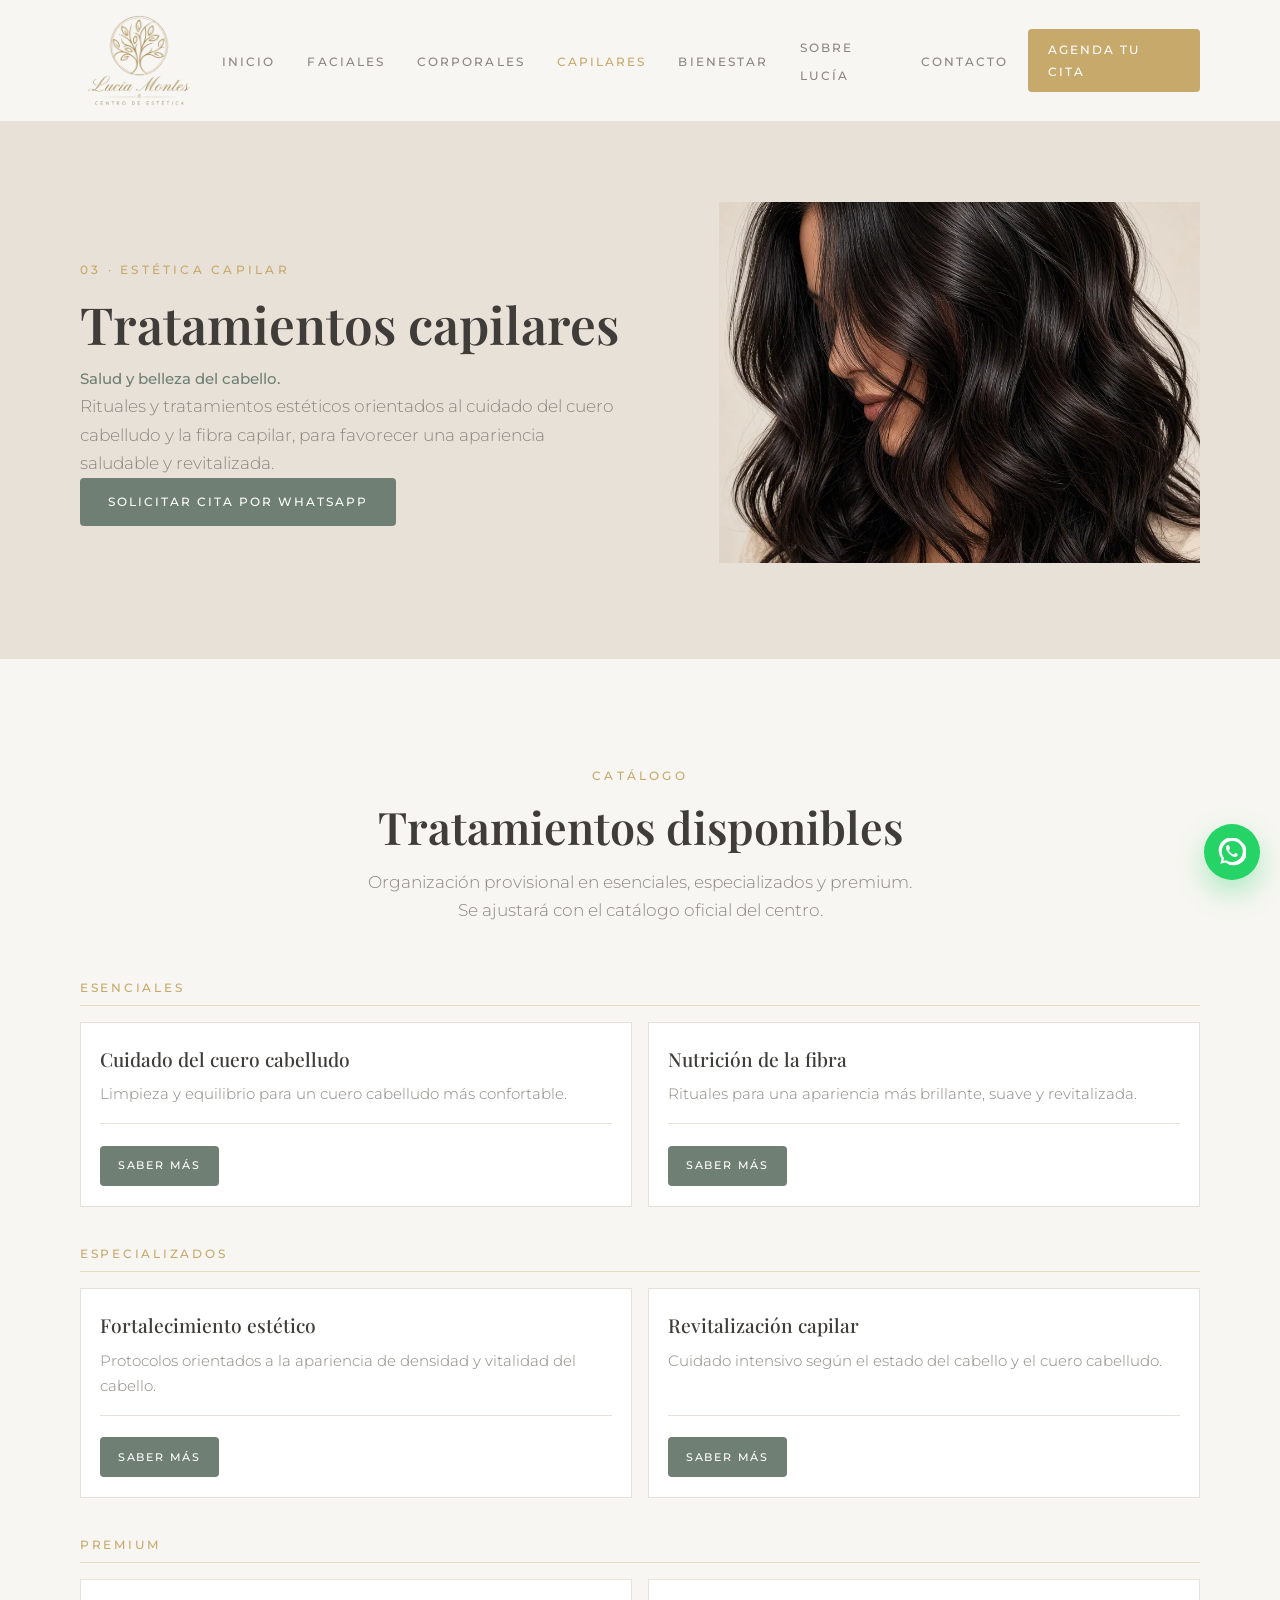
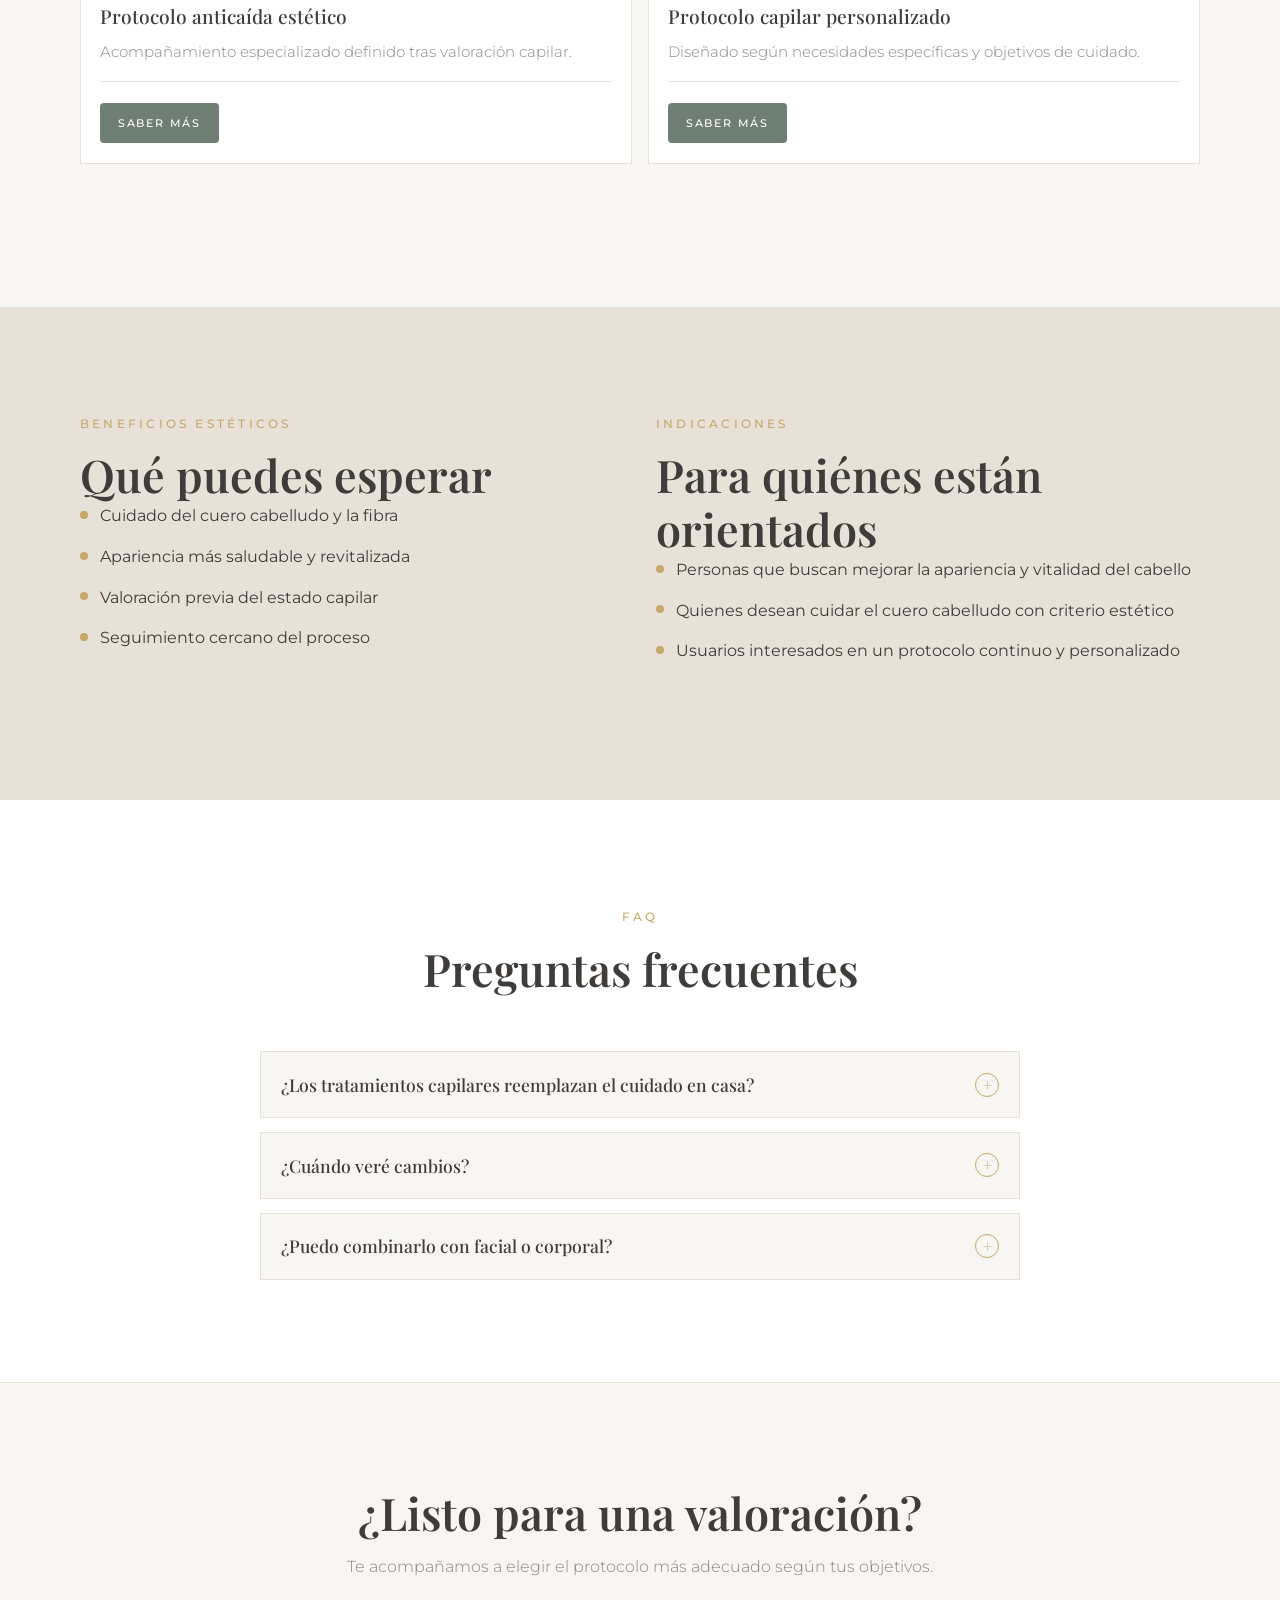
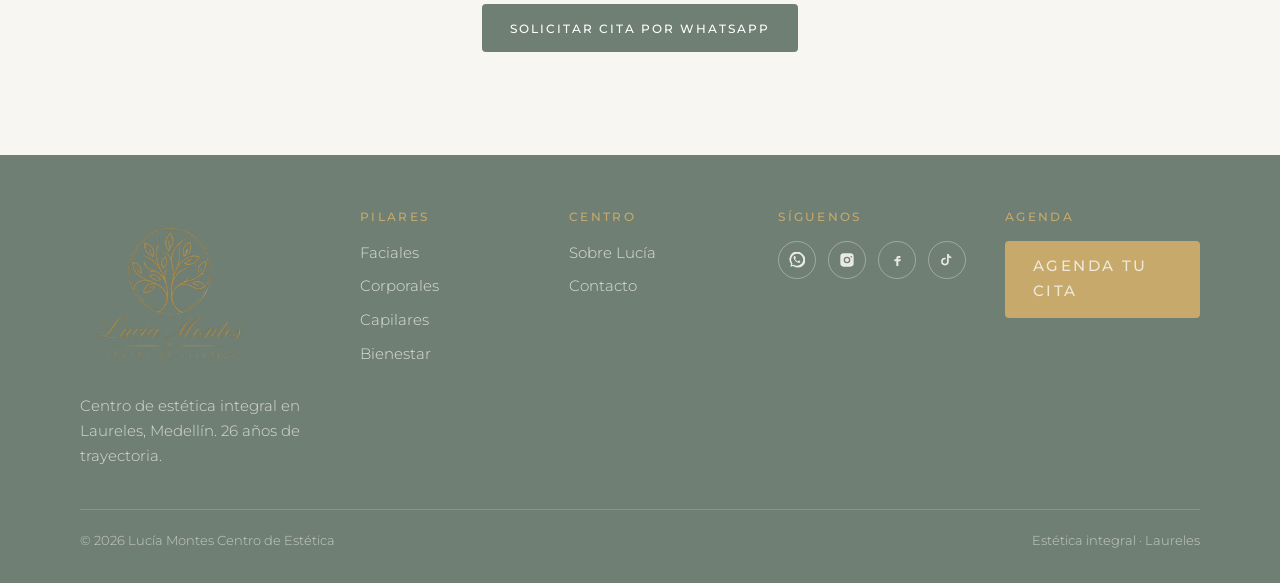
<file: tratamientos-capilares.html>
<!DOCTYPE html>
<!--
  Lucía Montes — Tratamientos capilares — catálogo + FAQ + CTA WhatsApp
  Archivo: tratamientos-capilares.html
  ------------------------------------------------
  Partes comunes en todas las páginas:
  - Header (#siteHeader): logo, menú, CTA
  - Footer: pilares, redes, agenda
  - Preloader, scroll-top, WhatsApp flotante
  Estilos: css/styles.css  |  Lógica: js/main.js

  Esta página:
  - .page-hero ........ título del pilar + imagen
  - .nivel ............. esenciales / especializados / premium
  - .tratamiento-card .. cada servicio + botón «Saber más» (WhatsApp)
  - .page-info / .faq .. beneficios, para quién, preguntas
  - .cta-final ......... solicitar cita
-->
<html lang="es">
<head>
  <meta charset="UTF-8">
  <meta name="viewport" content="width=device-width, initial-scale=1.0">
  <title>Tratamientos capilares · Lucía Montes</title>
  <meta name="description" content="Rituales y tratamientos estéticos orientados al cuidado del cuero cabelludo y la fibra capilar, para favorecer una apariencia saludable y revitalizada.">
  <link rel="preconnect" href="https://fonts.googleapis.com">
  <link rel="preconnect" href="https://fonts.gstatic.com" crossorigin>
  <link href="https://fonts.googleapis.com/css2?family=Montserrat:wght@300;400;500;600&family=Playfair+Display:ital,wght@0,500;0,600;1,500;1,600&display=swap" rel="stylesheet">
  <link rel="stylesheet" href="css/styles.css">
  <link rel="icon" href="img/logo-icon.webp">
</head>
<body>
  <div class="preloader" id="preloader" aria-hidden="true">
    <div class="preloader-inner">
      <div class="preloader-icon" aria-hidden="true">
        <span class="ring"></span><span class="ring"></span><span class="ring"></span><span class="center-dot"></span>
      </div>
      <span class="preloader-brand">Lucía <em>Montes</em></span>
    </div>
  </div>
  <header class="site-header" id="siteHeader">
    <div class="contenedor nav-barra">
      <a class="logo" href="index.html" aria-label="Lucía Montes Centro de Estética">
        <img src="img/logo-transparente.webp" alt="Lucía Montes Centro de Estética">
      </a>
      <button class="nav-toggle" id="navToggle" aria-label="Abrir menú" aria-expanded="false" aria-controls="navMenu"><span></span></button>
      <nav>
        <ul class="nav-menu" id="navMenu">
          <li><a href="index.html">Inicio</a></li>
          <li><a href="tratamientos-faciales.html">Faciales</a></li>
          <li><a href="tratamientos-corporales.html">Corporales</a></li>
          <li><a href="tratamientos-capilares.html" class="active">Capilares</a></li>
          <li><a href="bienestar.html">Bienestar</a></li>
          <li><a href="sobre-lucia.html">Sobre Lucía</a></li>
          <li><a href="index.html#contacto">Contacto</a></li>
        </ul>
      </nav>
      <a class="btn btn-primario nav-cta" href="https://wa.me/573192185873?text=Hola%2C%20quiero%20agendar%20una%20cita" target="_blank" rel="noopener">Agenda tu cita</a>
    </div>
  </header>
  <main>
    <section class="page-hero">
      <div class="contenedor page-hero-grid">
        <div class="page-hero-copy revelar">
          <span class="eyebrow">03 · Estética capilar</span>
          <h1>Tratamientos capilares</h1>
          <p class="pilar-tagline">Salud y belleza del cabello.</p>
          <p class="lead">Rituales y tratamientos estéticos orientados al cuidado del cuero cabelludo y la fibra capilar, para favorecer una apariencia saludable y revitalizada.</p>
          <a class="btn btn-whatsapp" href="https://wa.me/573192185873?text=Hola%2C%20quiero%20informaci%C3%B3n%20de%20tratamientos%20capilares" target="_blank" rel="noopener">Solicitar cita por WhatsApp</a>
        </div>
        <figure class="page-hero-foto revelar img-zoom">
          <img src="img/service-5.webp" alt="Tratamientos capilares">
        </figure>
      </div>
    </section>

    <section class="seccion">
      <div class="contenedor">
        <!-- Catálogo: editar títulos/descripciones de cada .tratamiento-card;
             el href de «Saber más» lleva el mensaje a WhatsApp -->
        <div class="seccion-titulo revelar">
          <span class="eyebrow">Catálogo</span>
          <h2>Tratamientos disponibles</h2>
          <p class="lead">Organización provisional en esenciales, especializados y premium. Se ajustará con el catálogo oficial del centro.</p>
        </div>
        <div class="nivel revelar">
          <h3 class="nivel-titulo">Esenciales</h3>
          <div class="tratamiento-cards">
                        <article class="tratamiento-card revelar">
              <h4>Cuidado del cuero cabelludo</h4>
              <p>Limpieza y equilibrio para un cuero cabelludo más confortable.</p>
              <div class="tratamiento-accion">
                <a class="btn btn-whatsapp btn-sm" href="https://wa.me/573192185873?text=Hola%2C%20quiero%20m%C3%A1s%20informaci%C3%B3n%20acerca%20de%20Cuidado%20del%20cuero%20cabelludo" target="_blank" rel="noopener">Saber más</a>
              </div>
            </article>
                        <article class="tratamiento-card revelar">
              <h4>Nutrición de la fibra</h4>
              <p>Rituales para una apariencia más brillante, suave y revitalizada.</p>
              <div class="tratamiento-accion">
                <a class="btn btn-whatsapp btn-sm" href="https://wa.me/573192185873?text=Hola%2C%20quiero%20m%C3%A1s%20informaci%C3%B3n%20acerca%20de%20Nutrici%C3%B3n%20de%20la%20fibra" target="_blank" rel="noopener">Saber más</a>
              </div>
            </article>
          </div>
        </div>
        <div class="nivel revelar">
          <h3 class="nivel-titulo">Especializados</h3>
          <div class="tratamiento-cards">
                        <article class="tratamiento-card revelar">
              <h4>Fortalecimiento estético</h4>
              <p>Protocolos orientados a la apariencia de densidad y vitalidad del cabello.</p>
              <div class="tratamiento-accion">
                <a class="btn btn-whatsapp btn-sm" href="https://wa.me/573192185873?text=Hola%2C%20quiero%20m%C3%A1s%20informaci%C3%B3n%20acerca%20de%20Fortalecimiento%20est%C3%A9tico" target="_blank" rel="noopener">Saber más</a>
              </div>
            </article>
                        <article class="tratamiento-card revelar">
              <h4>Revitalización capilar</h4>
              <p>Cuidado intensivo según el estado del cabello y el cuero cabelludo.</p>
              <div class="tratamiento-accion">
                <a class="btn btn-whatsapp btn-sm" href="https://wa.me/573192185873?text=Hola%2C%20quiero%20m%C3%A1s%20informaci%C3%B3n%20acerca%20de%20Revitalizaci%C3%B3n%20capilar" target="_blank" rel="noopener">Saber más</a>
              </div>
            </article>
          </div>
        </div>
        <div class="nivel revelar">
          <h3 class="nivel-titulo">Premium</h3>
          <div class="tratamiento-cards">
                        <article class="tratamiento-card revelar">
              <h4>Protocolo anticaída estético</h4>
              <p>Acompañamiento especializado definido tras valoración capilar.</p>
              <div class="tratamiento-accion">
                <a class="btn btn-whatsapp btn-sm" href="https://wa.me/573192185873?text=Hola%2C%20quiero%20m%C3%A1s%20informaci%C3%B3n%20acerca%20de%20Protocolo%20antica%C3%ADda%20est%C3%A9tico" target="_blank" rel="noopener">Saber más</a>
              </div>
            </article>
                        <article class="tratamiento-card revelar">
              <h4>Protocolo capilar personalizado</h4>
              <p>Diseñado según necesidades específicas y objetivos de cuidado.</p>
              <div class="tratamiento-accion">
                <a class="btn btn-whatsapp btn-sm" href="https://wa.me/573192185873?text=Hola%2C%20quiero%20m%C3%A1s%20informaci%C3%B3n%20acerca%20de%20Protocolo%20capilar%20personalizado" target="_blank" rel="noopener">Saber más</a>
              </div>
            </article>
          </div>
        </div>
      </div>
    </section>

    <section class="seccion page-info">
      <div class="contenedor page-info-grid">
        <div class="revelar">
          <span class="eyebrow">Beneficios estéticos</span>
          <h2>Qué puedes esperar</h2>
          <ul class="sobre-lista">
            <li>Cuidado del cuero cabelludo y la fibra</li>
            <li>Apariencia más saludable y revitalizada</li>
            <li>Valoración previa del estado capilar</li>
            <li>Seguimiento cercano del proceso</li>
          </ul>
        </div>
        <div class="revelar">
          <span class="eyebrow">Indicaciones</span>
          <h2>Para quiénes están orientados</h2>
          <ul class="sobre-lista">
            <li>Personas que buscan mejorar la apariencia y vitalidad del cabello</li>
            <li>Quienes desean cuidar el cuero cabelludo con criterio estético</li>
            <li>Usuarios interesados en un protocolo continuo y personalizado</li>
          </ul>
        </div>
      </div>
    </section>

    <section class="seccion faq">
      <div class="contenedor">
        <div class="seccion-titulo revelar">
          <span class="eyebrow">FAQ</span>
          <h2>Preguntas frecuentes</h2>
        </div>
        <div class="faq-lista revelar">
          <article class="faq-item">
            <button class="faq-head" type="button" aria-expanded="false">
              <span>¿Los tratamientos capilares reemplazan el cuidado en casa?</span><span class="faq-icon" aria-hidden="true">+</span>
            </button>
            <div class="faq-body"><p>No. Complementan una rutina adecuada; te orientamos también en cuidados diarios.</p></div>
          </article>
          <article class="faq-item">
            <button class="faq-head" type="button" aria-expanded="false">
              <span>¿Cuándo veré cambios?</span><span class="faq-icon" aria-hidden="true">+</span>
            </button>
            <div class="faq-body"><p>Depende del protocolo y del estado inicial. Trabajamos con expectativas realistas.</p></div>
          </article>
          <article class="faq-item">
            <button class="faq-head" type="button" aria-expanded="false">
              <span>¿Puedo combinarlo con facial o corporal?</span><span class="faq-icon" aria-hidden="true">+</span>
            </button>
            <div class="faq-body"><p>Sí, cuando el plan integral lo recomienda y se evalúa en valoración.</p></div>
          </article>
        </div>
      </div>
    </section>

    <section class="seccion cta-final">
      <div class="contenedor cta-final-inner revelar">
        <h2>¿Listo para una valoración?</h2>
        <p>Te acompañamos a elegir el protocolo más adecuado según tus objetivos.</p>
        <a class="btn btn-whatsapp" href="https://wa.me/573192185873?text=Hola%2C%20quiero%20informaci%C3%B3n%20de%20tratamientos%20capilares" target="_blank" rel="noopener">Solicitar cita por WhatsApp</a>
      </div>
    </section>
  </main>
  <footer class="site-footer">
    <div class="contenedor">
      <div class="footer-grid">
        <div class="footer-brand">
          <img src="img/logo-transparente.webp" alt="Lucía Montes">
          <p>Centro de estética integral en Laureles, Medellín. 26 años de trayectoria.</p>
        </div>
        <div>
          <h3>Pilares</h3>
          <a href="tratamientos-faciales.html">Faciales</a>
          <a href="tratamientos-corporales.html">Corporales</a>
          <a href="tratamientos-capilares.html">Capilares</a>
          <a href="bienestar.html">Bienestar</a>
        </div>
        <div>
          <h3>Centro</h3>
          <a href="sobre-lucia.html">Sobre Lucía</a>
          <a href="index.html#contacto">Contacto</a>
        </div>
        <div>
          <h3>Síguenos</h3>
          <div class="redes">
            <a href="https://wa.me/573192185873" target="_blank" rel="noopener" aria-label="WhatsApp">
              <svg viewBox="0 0 24 24" aria-hidden="true"><path d="M20.5 3.5A11 11 0 0 0 3.1 17.7L2 22l4.4-1.1A11 11 0 1 0 20.5 3.5zm-8.5 17a9 9 0 0 1-4.6-1.3l-.3-.2-2.6.7.7-2.5-.2-.3a9 9 0 1 1 7 3.6zm5-6.7c-.3-.1-1.6-.8-1.9-.9s-.4-.1-.6.1-.7.9-.8 1-.3.2-.6.1a7.4 7.4 0 0 1-2.2-1.4 8.2 8.2 0 0 1-1.5-1.9c-.2-.3 0-.4.1-.6l.5-.6c.1-.2.2-.3.3-.5s0-.4 0-.5-.6-1.5-.8-2-.4-.5-.6-.5h-.5c-.2 0-.5.1-.7.3a2.3 2.3 0 0 0-.7 1.7c0 1 0 1.9.8 3a13 13 0 0 0 2.5 3 11.7 11.7 0 0 0 3.5 2.1c.5.2.9.2 1.2.1a2.5 2.5 0 0 0 1.7-1.1c.2-.3.2-.6.1-.8l-.5-.2z"/></svg>
            </a>
            <a href="https://www.instagram.com/luciamontes.cosmetologa/" target="_blank" rel="noopener" aria-label="Instagram">
              <svg viewBox="0 0 24 24" aria-hidden="true"><path d="M7 2h10a5 5 0 0 1 5 5v10a5 5 0 0 1-5 5H7a5 5 0 0 1-5-5V7a5 5 0 0 1 5-5zm5 5a5 5 0 1 0 0 10 5 5 0 0 0 0-10zm6.5-.9a1.2 1.2 0 1 0 0 2.4 1.2 1.2 0 0 0 0-2.4zM12 9a3 3 0 1 1 0 6 3 3 0 0 1 0-6z"/></svg>
            </a>
            <a href="https://www.facebook.com/CosmetologiaLuciaMontes" target="_blank" rel="noopener" aria-label="Facebook">
              <svg viewBox="0 0 24 24" aria-hidden="true"><path d="M14 9h3V6h-3c-1.7 0-3 1.3-3 3v2H8v3h3v7h3v-7h3l1-3h-4V9c0-.6.4-1 1-1z"/></svg>
            </a>
            <a href="https://www.tiktok.com/@lucia.montes.quintero" target="_blank" rel="noopener" aria-label="TikTok">
              <svg viewBox="0 0 24 24" aria-hidden="true"><path d="M14.5 3c.4 2.2 1.8 3.8 4 4.2v2.3c-1.4-.1-2.7-.5-3.9-1.3v6.2a5.7 5.7 0 1 1-5.7-5.7c.3 0 .7 0 1 .1v2.5a3.2 3.2 0 1 0 2.2 3V3h2.4z"/></svg>
            </a>
          </div>
        </div>
        <div>
          <h3>Agenda</h3>
          <a class="btn btn-primario" href="https://wa.me/573192185873?text=Hola%2C%20quiero%20agendar%20una%20cita" target="_blank" rel="noopener" style="margin-top:0.35rem;">Agenda tu cita</a>
        </div>
      </div>
      <div class="footer-copy">
        <span>© 2026 Lucía Montes Centro de Estética</span>
        <span>Estética integral · Laureles</span>
      </div>
    </div>
  </footer>
  <button class="scroll-top" id="scrollTop" type="button" aria-label="Volver arriba">↑</button>
  <a class="wa-flotante" href="https://wa.me/573192185873" target="_blank" rel="noopener" aria-label="Chatear por WhatsApp">
    <svg viewBox="0 0 24 24" aria-hidden="true"><path d="M20.5 3.5A11 11 0 0 0 3.1 17.7L2 22l4.4-1.1A11 11 0 1 0 20.5 3.5zm-8.5 17a9 9 0 0 1-4.6-1.3l-.3-.2-2.6.7.7-2.5-.2-.3a9 9 0 1 1 7 3.6zm5-6.7c-.3-.1-1.6-.8-1.9-.9s-.4-.1-.6.1-.7.9-.8 1-.3.2-.6.1a7.4 7.4 0 0 1-2.2-1.4 8.2 8.2 0 0 1-1.5-1.9c-.2-.3 0-.4.1-.6l.5-.6c.1-.2.2-.3.3-.5s0-.4 0-.5-.6-1.5-.8-2-.4-.5-.6-.5h-.5c-.2 0-.5.1-.7.3a2.3 2.3 0 0 0-.7 1.7c0 1 0 1.9.8 3a13 13 0 0 0 2.5 3 11.7 11.7 0 0 0 3.5 2.1c.5.2.9.2 1.2.1a2.5 2.5 0 0 0 1.7-1.1c.2-.3.2-.6.1-.8l-.5-.2z"/></svg>
  </a>
  <script src="js/main.js"></script>
</body>
</html>
</file>
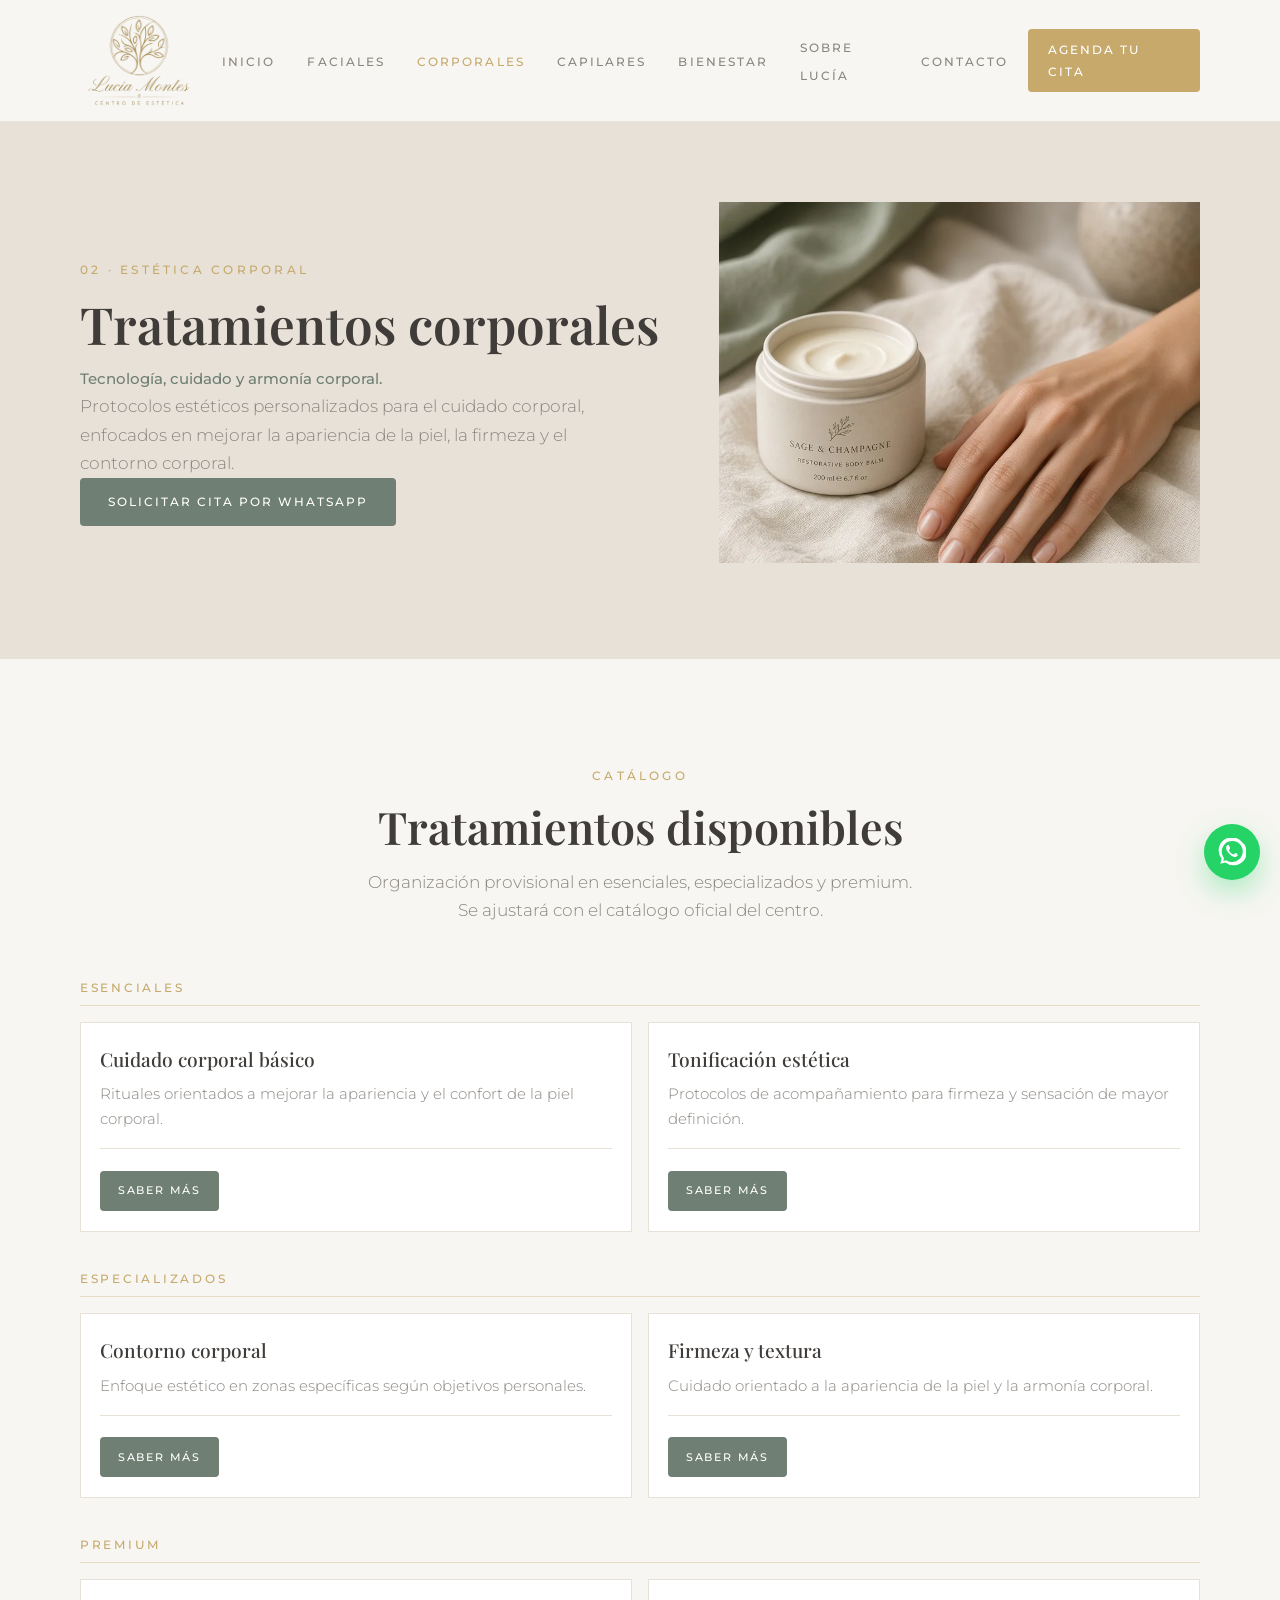
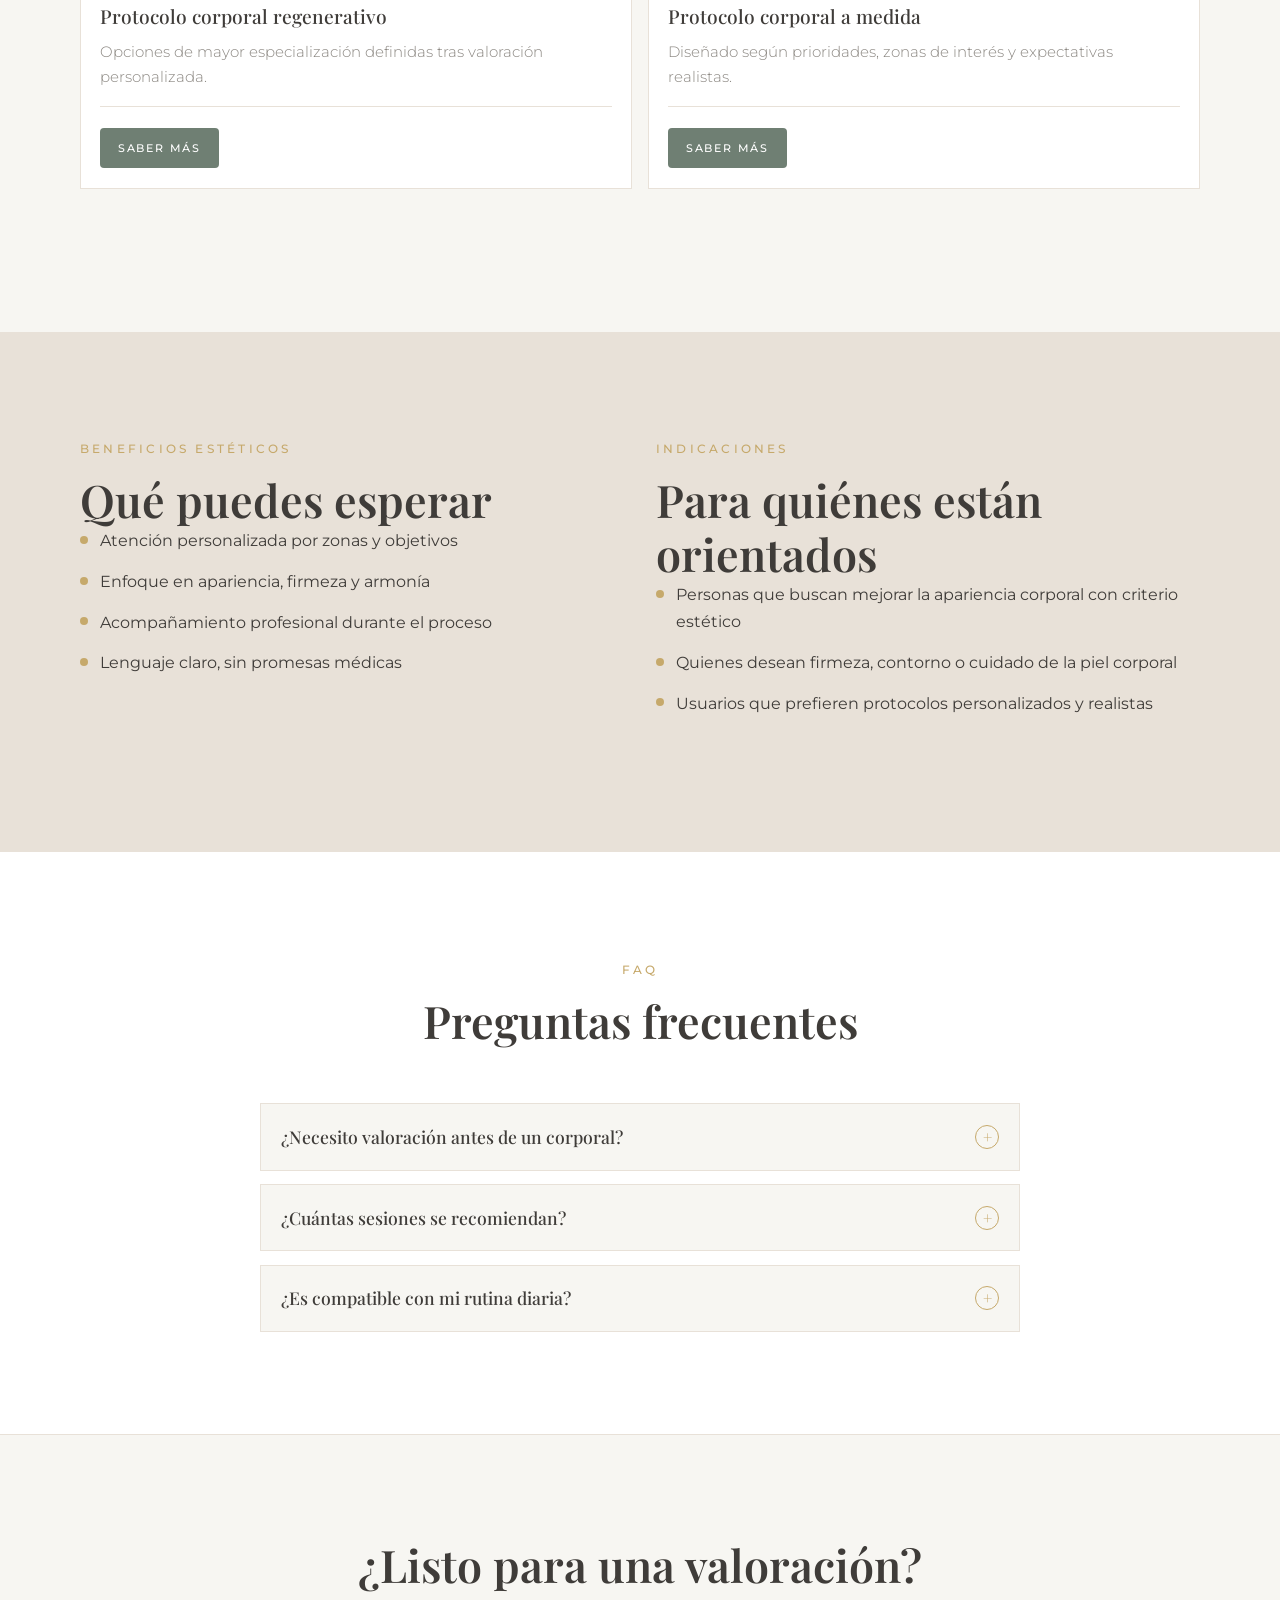
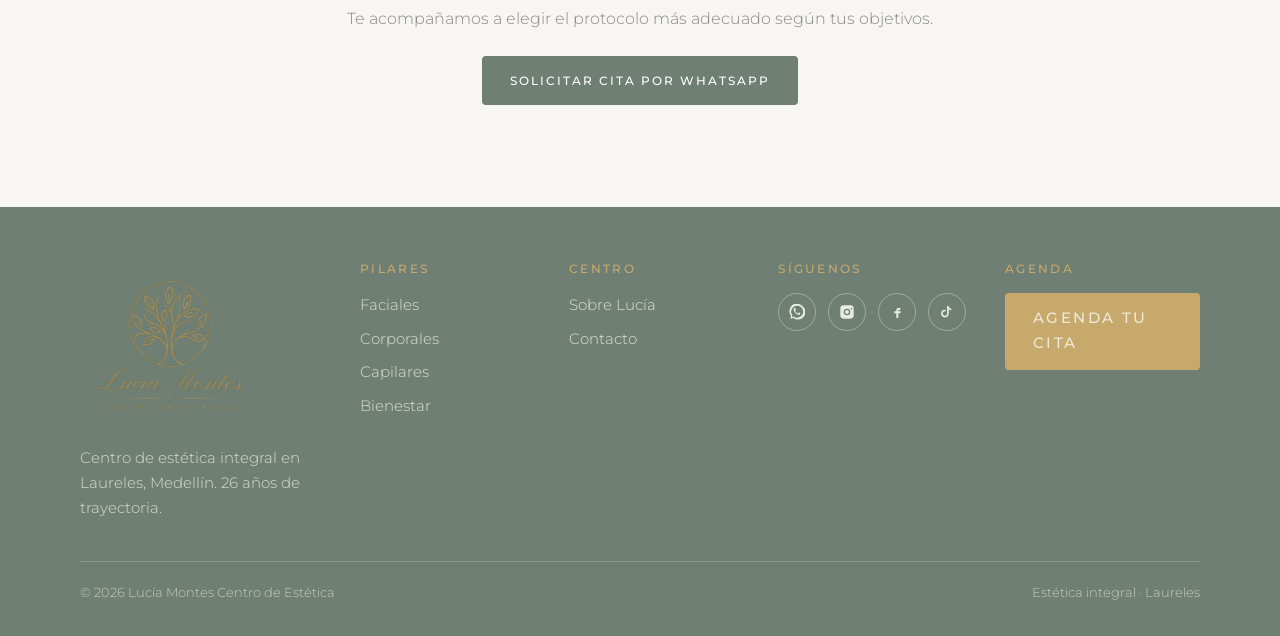
<file: tratamientos-corporales.html>
<!DOCTYPE html>
<!--
  Lucía Montes — Tratamientos corporales — catálogo + FAQ + CTA WhatsApp
  Archivo: tratamientos-corporales.html
  ------------------------------------------------
  Partes comunes en todas las páginas:
  - Header (#siteHeader): logo, menú, CTA
  - Footer: pilares, redes, agenda
  - Preloader, scroll-top, WhatsApp flotante
  Estilos: css/styles.css  |  Lógica: js/main.js

  Esta página:
  - .page-hero ........ título del pilar + imagen
  - .nivel ............. esenciales / especializados / premium
  - .tratamiento-card .. cada servicio + botón «Saber más» (WhatsApp)
  - .page-info / .faq .. beneficios, para quién, preguntas
  - .cta-final ......... solicitar cita
-->
<html lang="es">
<head>
  <meta charset="UTF-8">
  <meta name="viewport" content="width=device-width, initial-scale=1.0">
  <title>Tratamientos corporales · Lucía Montes</title>
  <meta name="description" content="Protocolos estéticos personalizados para el cuidado corporal, enfocados en mejorar la apariencia de la piel, la firmeza y el contorno corporal.">
  <link rel="preconnect" href="https://fonts.googleapis.com">
  <link rel="preconnect" href="https://fonts.gstatic.com" crossorigin>
  <link href="https://fonts.googleapis.com/css2?family=Montserrat:wght@300;400;500;600&family=Playfair+Display:ital,wght@0,500;0,600;1,500;1,600&display=swap" rel="stylesheet">
  <link rel="stylesheet" href="css/styles.css">
  <link rel="icon" href="img/logo-icon.webp">
</head>
<body>
  <div class="preloader" id="preloader" aria-hidden="true">
    <div class="preloader-inner">
      <div class="preloader-icon" aria-hidden="true">
        <span class="ring"></span><span class="ring"></span><span class="ring"></span><span class="center-dot"></span>
      </div>
      <span class="preloader-brand">Lucía <em>Montes</em></span>
    </div>
  </div>
  <header class="site-header" id="siteHeader">
    <div class="contenedor nav-barra">
      <a class="logo" href="index.html" aria-label="Lucía Montes Centro de Estética">
        <img src="img/logo-transparente.webp" alt="Lucía Montes Centro de Estética">
      </a>
      <button class="nav-toggle" id="navToggle" aria-label="Abrir menú" aria-expanded="false" aria-controls="navMenu"><span></span></button>
      <nav>
        <ul class="nav-menu" id="navMenu">
          <li><a href="index.html">Inicio</a></li>
          <li><a href="tratamientos-faciales.html">Faciales</a></li>
          <li><a href="tratamientos-corporales.html" class="active">Corporales</a></li>
          <li><a href="tratamientos-capilares.html">Capilares</a></li>
          <li><a href="bienestar.html">Bienestar</a></li>
          <li><a href="sobre-lucia.html">Sobre Lucía</a></li>
          <li><a href="index.html#contacto">Contacto</a></li>
        </ul>
      </nav>
      <a class="btn btn-primario nav-cta" href="https://wa.me/573192185873?text=Hola%2C%20quiero%20agendar%20una%20cita" target="_blank" rel="noopener">Agenda tu cita</a>
    </div>
  </header>
  <main>
    <section class="page-hero">
      <div class="contenedor page-hero-grid">
        <div class="page-hero-copy revelar">
          <span class="eyebrow">02 · Estética corporal</span>
          <h1>Tratamientos corporales</h1>
          <p class="pilar-tagline">Tecnología, cuidado y armonía corporal.</p>
          <p class="lead">Protocolos estéticos personalizados para el cuidado corporal, enfocados en mejorar la apariencia de la piel, la firmeza y el contorno corporal.</p>
          <a class="btn btn-whatsapp" href="https://wa.me/573192185873?text=Hola%2C%20quiero%20informaci%C3%B3n%20de%20tratamientos%20corporales" target="_blank" rel="noopener">Solicitar cita por WhatsApp</a>
        </div>
        <figure class="page-hero-foto revelar img-zoom">
          <img src="img/service-3.webp" alt="Tratamientos corporales">
        </figure>
      </div>
    </section>

    <section class="seccion">
      <div class="contenedor">
        <!-- Catálogo: editar títulos/descripciones de cada .tratamiento-card;
             el href de «Saber más» lleva el mensaje a WhatsApp -->
        <div class="seccion-titulo revelar">
          <span class="eyebrow">Catálogo</span>
          <h2>Tratamientos disponibles</h2>
          <p class="lead">Organización provisional en esenciales, especializados y premium. Se ajustará con el catálogo oficial del centro.</p>
        </div>
        <div class="nivel revelar">
          <h3 class="nivel-titulo">Esenciales</h3>
          <div class="tratamiento-cards">
                        <article class="tratamiento-card revelar">
              <h4>Cuidado corporal básico</h4>
              <p>Rituales orientados a mejorar la apariencia y el confort de la piel corporal.</p>
              <div class="tratamiento-accion">
                <a class="btn btn-whatsapp btn-sm" href="https://wa.me/573192185873?text=Hola%2C%20quiero%20m%C3%A1s%20informaci%C3%B3n%20acerca%20de%20Cuidado%20corporal%20b%C3%A1sico" target="_blank" rel="noopener">Saber más</a>
              </div>
            </article>
                        <article class="tratamiento-card revelar">
              <h4>Tonificación estética</h4>
              <p>Protocolos de acompañamiento para firmeza y sensación de mayor definición.</p>
              <div class="tratamiento-accion">
                <a class="btn btn-whatsapp btn-sm" href="https://wa.me/573192185873?text=Hola%2C%20quiero%20m%C3%A1s%20informaci%C3%B3n%20acerca%20de%20Tonificaci%C3%B3n%20est%C3%A9tica" target="_blank" rel="noopener">Saber más</a>
              </div>
            </article>
          </div>
        </div>
        <div class="nivel revelar">
          <h3 class="nivel-titulo">Especializados</h3>
          <div class="tratamiento-cards">
                        <article class="tratamiento-card revelar">
              <h4>Contorno corporal</h4>
              <p>Enfoque estético en zonas específicas según objetivos personales.</p>
              <div class="tratamiento-accion">
                <a class="btn btn-whatsapp btn-sm" href="https://wa.me/573192185873?text=Hola%2C%20quiero%20m%C3%A1s%20informaci%C3%B3n%20acerca%20de%20Contorno%20corporal" target="_blank" rel="noopener">Saber más</a>
              </div>
            </article>
                        <article class="tratamiento-card revelar">
              <h4>Firmeza y textura</h4>
              <p>Cuidado orientado a la apariencia de la piel y la armonía corporal.</p>
              <div class="tratamiento-accion">
                <a class="btn btn-whatsapp btn-sm" href="https://wa.me/573192185873?text=Hola%2C%20quiero%20m%C3%A1s%20informaci%C3%B3n%20acerca%20de%20Firmeza%20y%20textura" target="_blank" rel="noopener">Saber más</a>
              </div>
            </article>
          </div>
        </div>
        <div class="nivel revelar">
          <h3 class="nivel-titulo">Premium</h3>
          <div class="tratamiento-cards">
                        <article class="tratamiento-card revelar">
              <h4>Protocolo corporal regenerativo</h4>
              <p>Opciones de mayor especialización definidas tras valoración personalizada.</p>
              <div class="tratamiento-accion">
                <a class="btn btn-whatsapp btn-sm" href="https://wa.me/573192185873?text=Hola%2C%20quiero%20m%C3%A1s%20informaci%C3%B3n%20acerca%20de%20Protocolo%20corporal%20regenerativo" target="_blank" rel="noopener">Saber más</a>
              </div>
            </article>
                        <article class="tratamiento-card revelar">
              <h4>Protocolo corporal a medida</h4>
              <p>Diseñado según prioridades, zonas de interés y expectativas realistas.</p>
              <div class="tratamiento-accion">
                <a class="btn btn-whatsapp btn-sm" href="https://wa.me/573192185873?text=Hola%2C%20quiero%20m%C3%A1s%20informaci%C3%B3n%20acerca%20de%20Protocolo%20corporal%20a%20medida" target="_blank" rel="noopener">Saber más</a>
              </div>
            </article>
          </div>
        </div>
      </div>
    </section>

    <section class="seccion page-info">
      <div class="contenedor page-info-grid">
        <div class="revelar">
          <span class="eyebrow">Beneficios estéticos</span>
          <h2>Qué puedes esperar</h2>
          <ul class="sobre-lista">
            <li>Atención personalizada por zonas y objetivos</li>
            <li>Enfoque en apariencia, firmeza y armonía</li>
            <li>Acompañamiento profesional durante el proceso</li>
            <li>Lenguaje claro, sin promesas médicas</li>
          </ul>
        </div>
        <div class="revelar">
          <span class="eyebrow">Indicaciones</span>
          <h2>Para quiénes están orientados</h2>
          <ul class="sobre-lista">
            <li>Personas que buscan mejorar la apariencia corporal con criterio estético</li>
            <li>Quienes desean firmeza, contorno o cuidado de la piel corporal</li>
            <li>Usuarios que prefieren protocolos personalizados y realistas</li>
          </ul>
        </div>
      </div>
    </section>

    <section class="seccion faq">
      <div class="contenedor">
        <div class="seccion-titulo revelar">
          <span class="eyebrow">FAQ</span>
          <h2>Preguntas frecuentes</h2>
        </div>
        <div class="faq-lista revelar">
          <article class="faq-item">
            <button class="faq-head" type="button" aria-expanded="false">
              <span>¿Necesito valoración antes de un corporal?</span><span class="faq-icon" aria-hidden="true">+</span>
            </button>
            <div class="faq-body"><p>Sí. Nos permite entender tus objetivos y proponer un protocolo coherente.</p></div>
          </article>
          <article class="faq-item">
            <button class="faq-head" type="button" aria-expanded="false">
              <span>¿Cuántas sesiones se recomiendan?</span><span class="faq-icon" aria-hidden="true">+</span>
            </button>
            <div class="faq-body"><p>Varía según el protocolo y la respuesta individual. Se define en la valoración.</p></div>
          </article>
          <article class="faq-item">
            <button class="faq-head" type="button" aria-expanded="false">
              <span>¿Es compatible con mi rutina diaria?</span><span class="faq-icon" aria-hidden="true">+</span>
            </button>
            <div class="faq-body"><p>En general sí. Te indicamos cuidados posteriores para que el proceso sea cómodo.</p></div>
          </article>
        </div>
      </div>
    </section>

    <section class="seccion cta-final">
      <div class="contenedor cta-final-inner revelar">
        <h2>¿Listo para una valoración?</h2>
        <p>Te acompañamos a elegir el protocolo más adecuado según tus objetivos.</p>
        <a class="btn btn-whatsapp" href="https://wa.me/573192185873?text=Hola%2C%20quiero%20informaci%C3%B3n%20de%20tratamientos%20corporales" target="_blank" rel="noopener">Solicitar cita por WhatsApp</a>
      </div>
    </section>
  </main>
  <footer class="site-footer">
    <div class="contenedor">
      <div class="footer-grid">
        <div class="footer-brand">
          <img src="img/logo-transparente.webp" alt="Lucía Montes">
          <p>Centro de estética integral en Laureles, Medellín. 26 años de trayectoria.</p>
        </div>
        <div>
          <h3>Pilares</h3>
          <a href="tratamientos-faciales.html">Faciales</a>
          <a href="tratamientos-corporales.html">Corporales</a>
          <a href="tratamientos-capilares.html">Capilares</a>
          <a href="bienestar.html">Bienestar</a>
        </div>
        <div>
          <h3>Centro</h3>
          <a href="sobre-lucia.html">Sobre Lucía</a>
          <a href="index.html#contacto">Contacto</a>
        </div>
        <div>
          <h3>Síguenos</h3>
          <div class="redes">
            <a href="https://wa.me/573192185873" target="_blank" rel="noopener" aria-label="WhatsApp">
              <svg viewBox="0 0 24 24" aria-hidden="true"><path d="M20.5 3.5A11 11 0 0 0 3.1 17.7L2 22l4.4-1.1A11 11 0 1 0 20.5 3.5zm-8.5 17a9 9 0 0 1-4.6-1.3l-.3-.2-2.6.7.7-2.5-.2-.3a9 9 0 1 1 7 3.6zm5-6.7c-.3-.1-1.6-.8-1.9-.9s-.4-.1-.6.1-.7.9-.8 1-.3.2-.6.1a7.4 7.4 0 0 1-2.2-1.4 8.2 8.2 0 0 1-1.5-1.9c-.2-.3 0-.4.1-.6l.5-.6c.1-.2.2-.3.3-.5s0-.4 0-.5-.6-1.5-.8-2-.4-.5-.6-.5h-.5c-.2 0-.5.1-.7.3a2.3 2.3 0 0 0-.7 1.7c0 1 0 1.9.8 3a13 13 0 0 0 2.5 3 11.7 11.7 0 0 0 3.5 2.1c.5.2.9.2 1.2.1a2.5 2.5 0 0 0 1.7-1.1c.2-.3.2-.6.1-.8l-.5-.2z"/></svg>
            </a>
            <a href="https://www.instagram.com/luciamontes.cosmetologa/" target="_blank" rel="noopener" aria-label="Instagram">
              <svg viewBox="0 0 24 24" aria-hidden="true"><path d="M7 2h10a5 5 0 0 1 5 5v10a5 5 0 0 1-5 5H7a5 5 0 0 1-5-5V7a5 5 0 0 1 5-5zm5 5a5 5 0 1 0 0 10 5 5 0 0 0 0-10zm6.5-.9a1.2 1.2 0 1 0 0 2.4 1.2 1.2 0 0 0 0-2.4zM12 9a3 3 0 1 1 0 6 3 3 0 0 1 0-6z"/></svg>
            </a>
            <a href="https://www.facebook.com/CosmetologiaLuciaMontes" target="_blank" rel="noopener" aria-label="Facebook">
              <svg viewBox="0 0 24 24" aria-hidden="true"><path d="M14 9h3V6h-3c-1.7 0-3 1.3-3 3v2H8v3h3v7h3v-7h3l1-3h-4V9c0-.6.4-1 1-1z"/></svg>
            </a>
            <a href="https://www.tiktok.com/@lucia.montes.quintero" target="_blank" rel="noopener" aria-label="TikTok">
              <svg viewBox="0 0 24 24" aria-hidden="true"><path d="M14.5 3c.4 2.2 1.8 3.8 4 4.2v2.3c-1.4-.1-2.7-.5-3.9-1.3v6.2a5.7 5.7 0 1 1-5.7-5.7c.3 0 .7 0 1 .1v2.5a3.2 3.2 0 1 0 2.2 3V3h2.4z"/></svg>
            </a>
          </div>
        </div>
        <div>
          <h3>Agenda</h3>
          <a class="btn btn-primario" href="https://wa.me/573192185873?text=Hola%2C%20quiero%20agendar%20una%20cita" target="_blank" rel="noopener" style="margin-top:0.35rem;">Agenda tu cita</a>
        </div>
      </div>
      <div class="footer-copy">
        <span>© 2026 Lucía Montes Centro de Estética</span>
        <span>Estética integral · Laureles</span>
      </div>
    </div>
  </footer>
  <button class="scroll-top" id="scrollTop" type="button" aria-label="Volver arriba">↑</button>
  <a class="wa-flotante" href="https://wa.me/573192185873" target="_blank" rel="noopener" aria-label="Chatear por WhatsApp">
    <svg viewBox="0 0 24 24" aria-hidden="true"><path d="M20.5 3.5A11 11 0 0 0 3.1 17.7L2 22l4.4-1.1A11 11 0 1 0 20.5 3.5zm-8.5 17a9 9 0 0 1-4.6-1.3l-.3-.2-2.6.7.7-2.5-.2-.3a9 9 0 1 1 7 3.6zm5-6.7c-.3-.1-1.6-.8-1.9-.9s-.4-.1-.6.1-.7.9-.8 1-.3.2-.6.1a7.4 7.4 0 0 1-2.2-1.4 8.2 8.2 0 0 1-1.5-1.9c-.2-.3 0-.4.1-.6l.5-.6c.1-.2.2-.3.3-.5s0-.4 0-.5-.6-1.5-.8-2-.4-.5-.6-.5h-.5c-.2 0-.5.1-.7.3a2.3 2.3 0 0 0-.7 1.7c0 1 0 1.9.8 3a13 13 0 0 0 2.5 3 11.7 11.7 0 0 0 3.5 2.1c.5.2.9.2 1.2.1a2.5 2.5 0 0 0 1.7-1.1c.2-.3.2-.6.1-.8l-.5-.2z"/></svg>
  </a>
  <script src="js/main.js"></script>
</body>
</html>
</file>
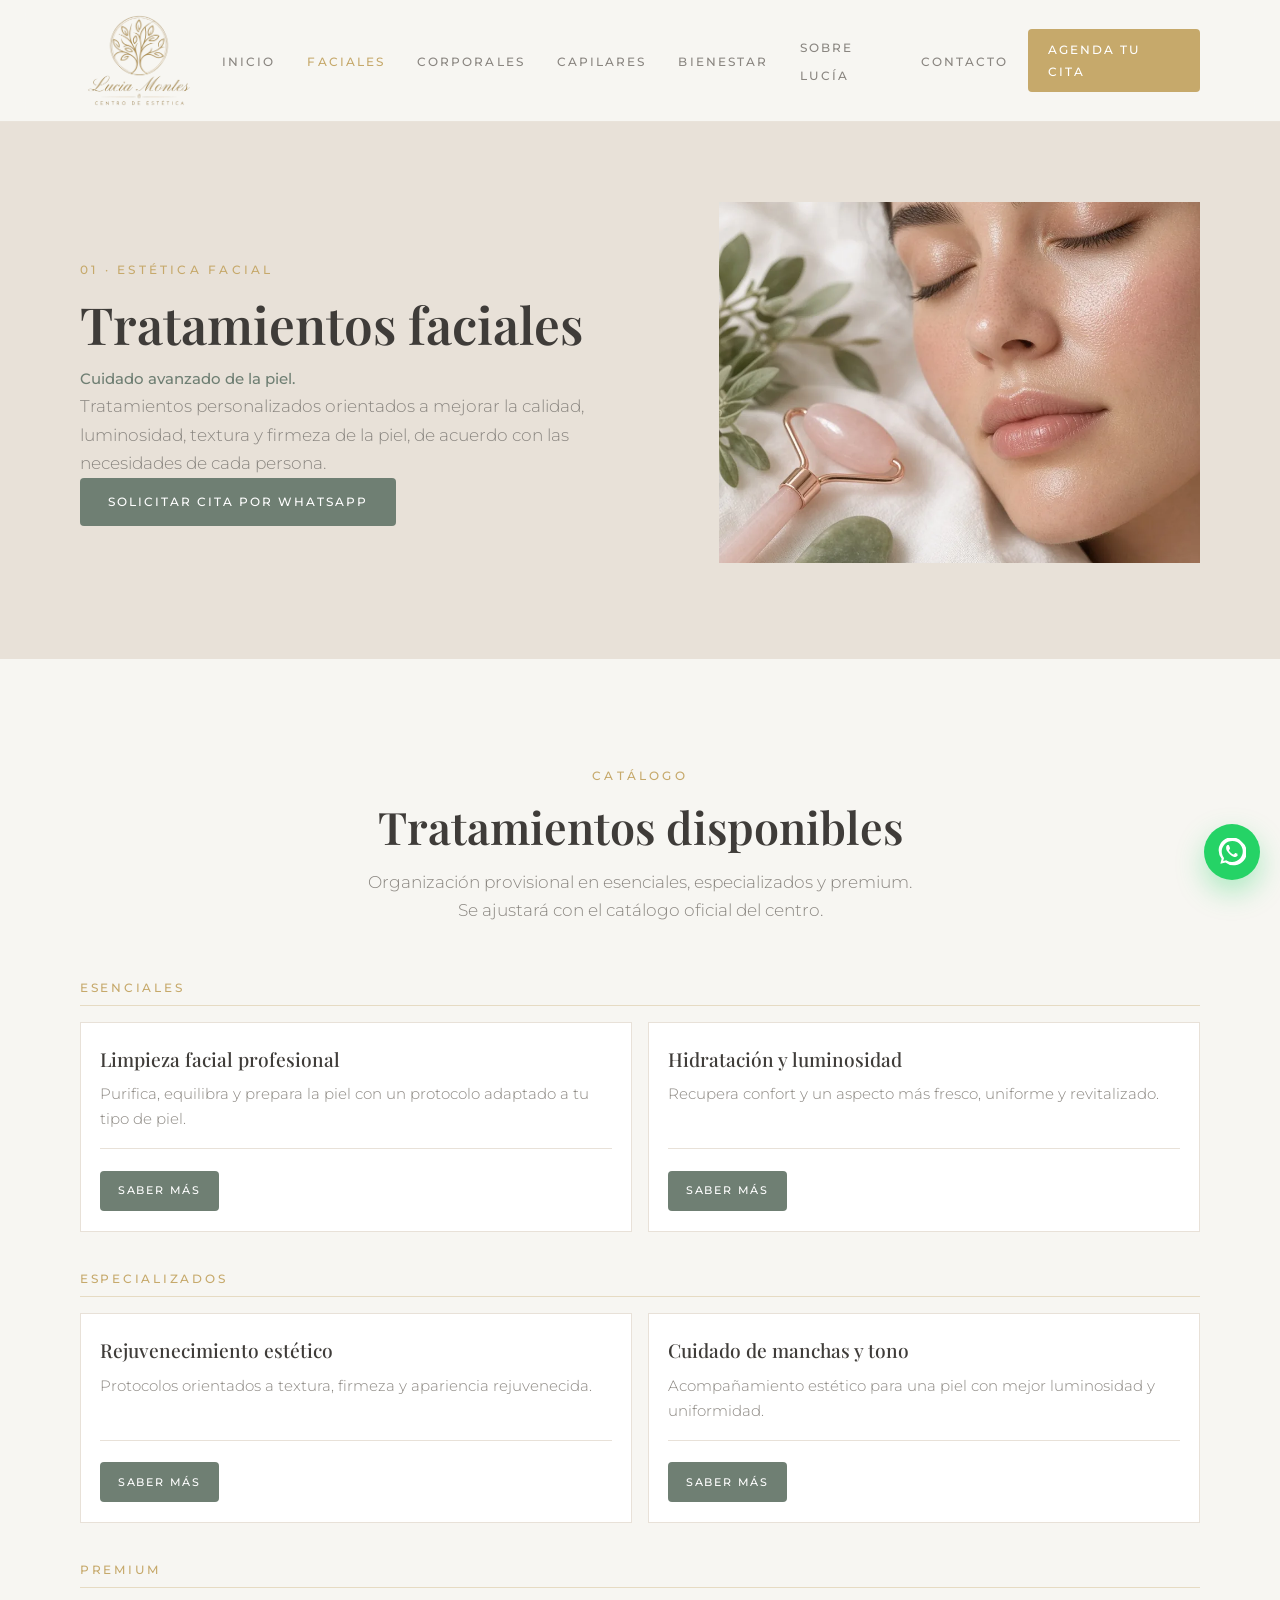
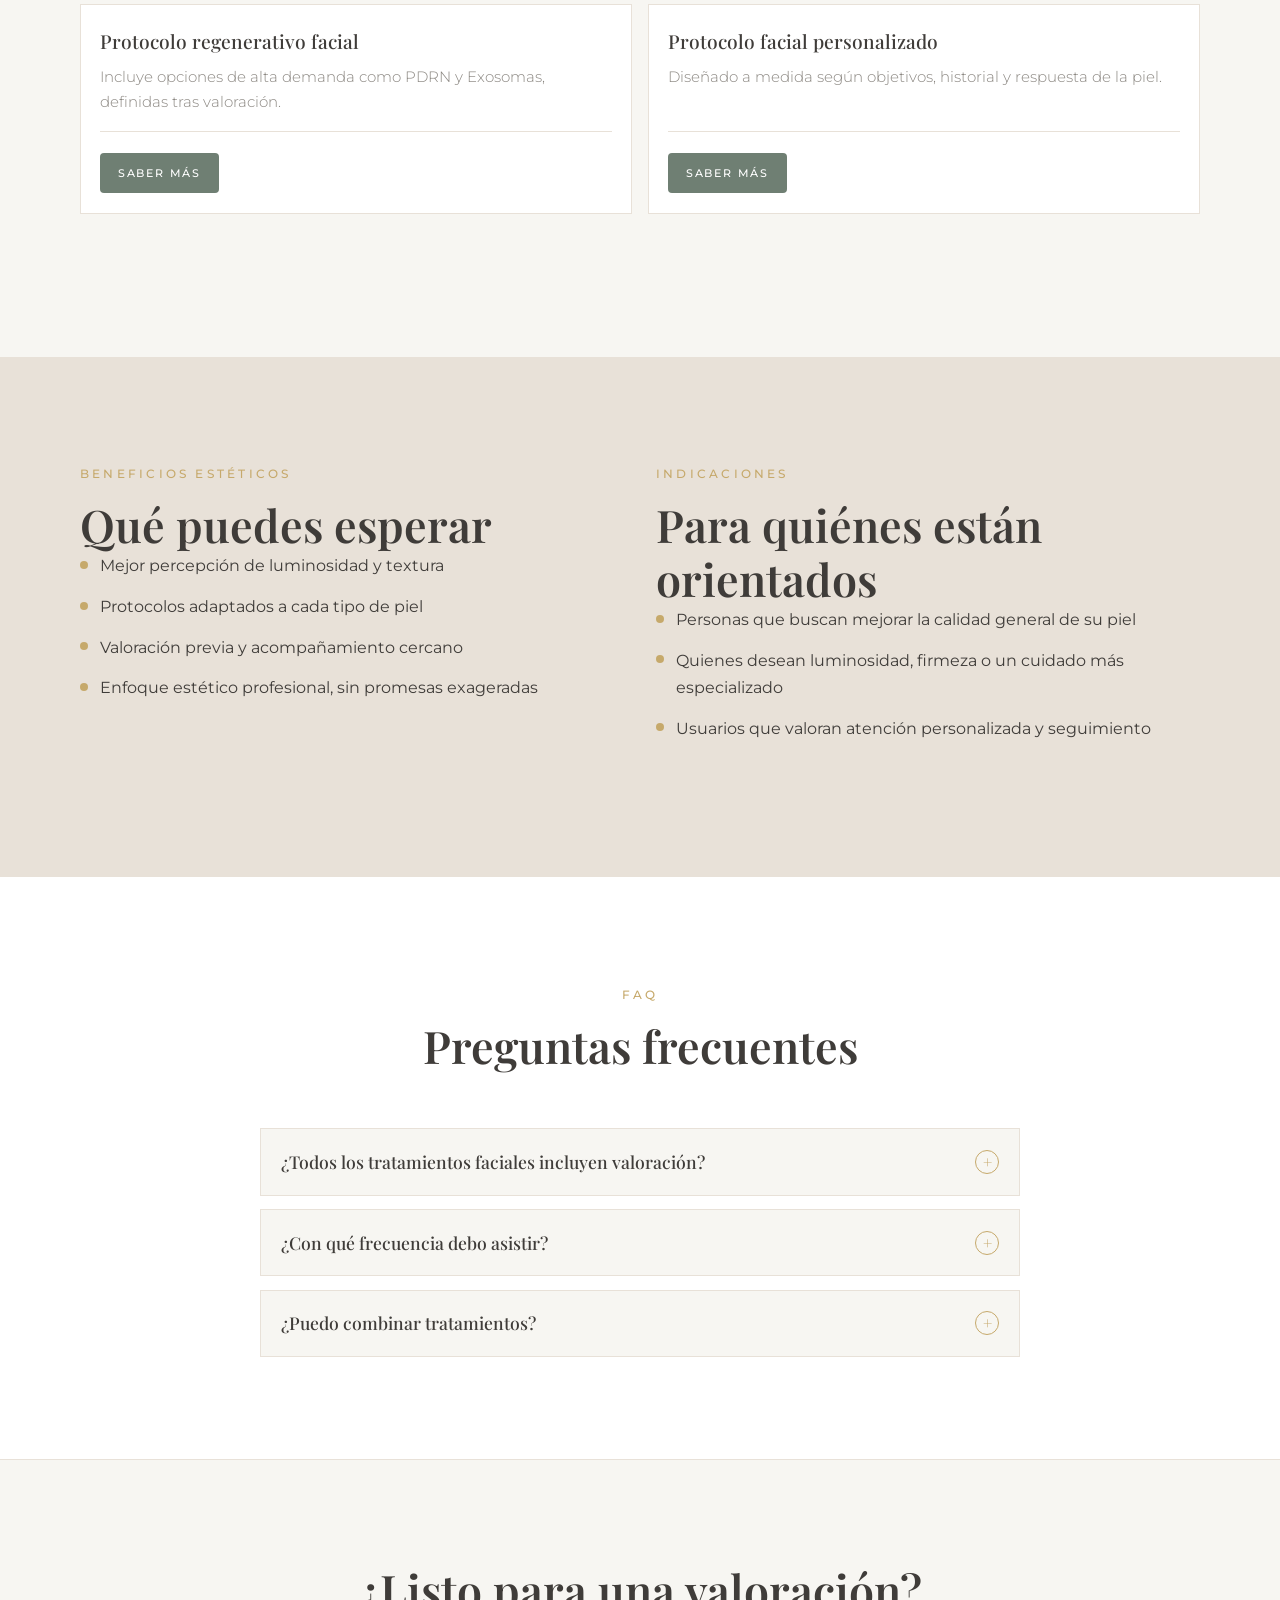
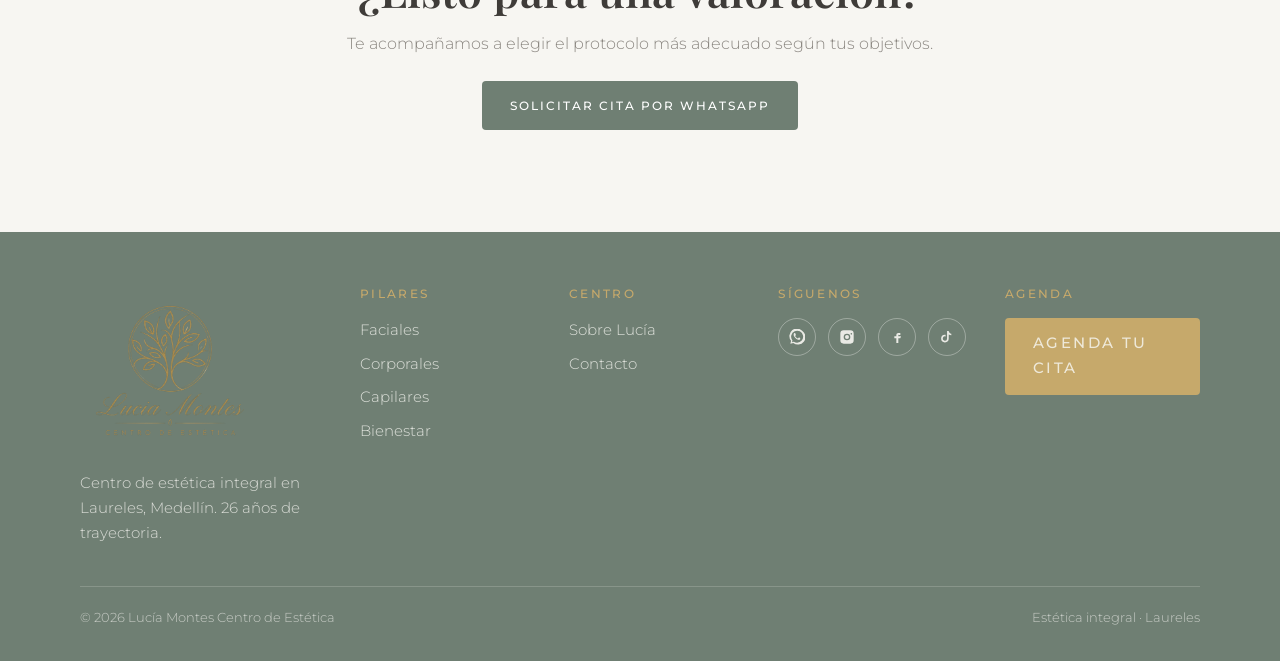
<file: tratamientos-faciales.html>
<!DOCTYPE html>
<!--
  Lucía Montes — Tratamientos faciales — catálogo + FAQ + CTA WhatsApp
  Archivo: tratamientos-faciales.html
  ------------------------------------------------
  Partes comunes en todas las páginas:
  - Header (#siteHeader): logo, menú, CTA
  - Footer: pilares, redes, agenda
  - Preloader, scroll-top, WhatsApp flotante
  Estilos: css/styles.css  |  Lógica: js/main.js

  Esta página:
  - .page-hero ........ título del pilar + imagen
  - .nivel ............. esenciales / especializados / premium
  - .tratamiento-card .. cada servicio + botón «Saber más» (WhatsApp)
  - .page-info / .faq .. beneficios, para quién, preguntas
  - .cta-final ......... solicitar cita
-->
<html lang="es">
<head>
  <meta charset="UTF-8">
  <meta name="viewport" content="width=device-width, initial-scale=1.0">
  <title>Tratamientos faciales · Lucía Montes</title>
  <meta name="description" content="Tratamientos personalizados orientados a mejorar la calidad, luminosidad, textura y firmeza de la piel, de acuerdo con las necesidades de cada persona.">
  <link rel="preconnect" href="https://fonts.googleapis.com">
  <link rel="preconnect" href="https://fonts.gstatic.com" crossorigin>
  <link href="https://fonts.googleapis.com/css2?family=Montserrat:wght@300;400;500;600&family=Playfair+Display:ital,wght@0,500;0,600;1,500;1,600&display=swap" rel="stylesheet">
  <link rel="stylesheet" href="css/styles.css">
  <link rel="icon" href="img/logo-icon.webp">
</head>
<body>
  <div class="preloader" id="preloader" aria-hidden="true">
    <div class="preloader-inner">
      <div class="preloader-icon" aria-hidden="true">
        <span class="ring"></span><span class="ring"></span><span class="ring"></span><span class="center-dot"></span>
      </div>
      <span class="preloader-brand">Lucía <em>Montes</em></span>
    </div>
  </div>
  <header class="site-header" id="siteHeader">
    <div class="contenedor nav-barra">
      <a class="logo" href="index.html" aria-label="Lucía Montes Centro de Estética">
        <img src="img/logo-transparente.webp" alt="Lucía Montes Centro de Estética">
      </a>
      <button class="nav-toggle" id="navToggle" aria-label="Abrir menú" aria-expanded="false" aria-controls="navMenu"><span></span></button>
      <nav>
        <ul class="nav-menu" id="navMenu">
          <li><a href="index.html">Inicio</a></li>
          <li><a href="tratamientos-faciales.html" class="active">Faciales</a></li>
          <li><a href="tratamientos-corporales.html">Corporales</a></li>
          <li><a href="tratamientos-capilares.html">Capilares</a></li>
          <li><a href="bienestar.html">Bienestar</a></li>
          <li><a href="sobre-lucia.html">Sobre Lucía</a></li>
          <li><a href="index.html#contacto">Contacto</a></li>
        </ul>
      </nav>
      <a class="btn btn-primario nav-cta" href="https://wa.me/573192185873?text=Hola%2C%20quiero%20agendar%20una%20cita" target="_blank" rel="noopener">Agenda tu cita</a>
    </div>
  </header>
  <main>
    <section class="page-hero">
      <div class="contenedor page-hero-grid">
        <div class="page-hero-copy revelar">
          <span class="eyebrow">01 · Estética facial</span>
          <h1>Tratamientos faciales</h1>
          <p class="pilar-tagline">Cuidado avanzado de la piel.</p>
          <p class="lead">Tratamientos personalizados orientados a mejorar la calidad, luminosidad, textura y firmeza de la piel, de acuerdo con las necesidades de cada persona.</p>
          <a class="btn btn-whatsapp" href="https://wa.me/573192185873?text=Hola%2C%20quiero%20informaci%C3%B3n%20de%20tratamientos%20faciales" target="_blank" rel="noopener">Solicitar cita por WhatsApp</a>
        </div>
        <figure class="page-hero-foto revelar img-zoom">
          <img src="img/service-2.webp" alt="Tratamientos faciales">
        </figure>
      </div>
    </section>

    <section class="seccion">
      <div class="contenedor">
        <!-- Catálogo: editar títulos/descripciones de cada .tratamiento-card;
             el href de «Saber más» lleva el mensaje a WhatsApp -->
        <div class="seccion-titulo revelar">
          <span class="eyebrow">Catálogo</span>
          <h2>Tratamientos disponibles</h2>
          <p class="lead">Organización provisional en esenciales, especializados y premium. Se ajustará con el catálogo oficial del centro.</p>
        </div>
        <div class="nivel revelar">
          <h3 class="nivel-titulo">Esenciales</h3>
          <div class="tratamiento-cards">
                        <article class="tratamiento-card revelar">
              <h4>Limpieza facial profesional</h4>
              <p>Purifica, equilibra y prepara la piel con un protocolo adaptado a tu tipo de piel.</p>
              <div class="tratamiento-accion">
                <a class="btn btn-whatsapp btn-sm" href="https://wa.me/573192185873?text=Hola%2C%20quiero%20m%C3%A1s%20informaci%C3%B3n%20acerca%20de%20Limpieza%20facial%20profesional" target="_blank" rel="noopener">Saber más</a>
              </div>
            </article>
                        <article class="tratamiento-card revelar">
              <h4>Hidratación y luminosidad</h4>
              <p>Recupera confort y un aspecto más fresco, uniforme y revitalizado.</p>
              <div class="tratamiento-accion">
                <a class="btn btn-whatsapp btn-sm" href="https://wa.me/573192185873?text=Hola%2C%20quiero%20m%C3%A1s%20informaci%C3%B3n%20acerca%20de%20Hidrataci%C3%B3n%20y%20luminosidad" target="_blank" rel="noopener">Saber más</a>
              </div>
            </article>
          </div>
        </div>
        <div class="nivel revelar">
          <h3 class="nivel-titulo">Especializados</h3>
          <div class="tratamiento-cards">
                        <article class="tratamiento-card revelar">
              <h4>Rejuvenecimiento estético</h4>
              <p>Protocolos orientados a textura, firmeza y apariencia rejuvenecida.</p>
              <div class="tratamiento-accion">
                <a class="btn btn-whatsapp btn-sm" href="https://wa.me/573192185873?text=Hola%2C%20quiero%20m%C3%A1s%20informaci%C3%B3n%20acerca%20de%20Rejuvenecimiento%20est%C3%A9tico" target="_blank" rel="noopener">Saber más</a>
              </div>
            </article>
                        <article class="tratamiento-card revelar">
              <h4>Cuidado de manchas y tono</h4>
              <p>Acompañamiento estético para una piel con mejor luminosidad y uniformidad.</p>
              <div class="tratamiento-accion">
                <a class="btn btn-whatsapp btn-sm" href="https://wa.me/573192185873?text=Hola%2C%20quiero%20m%C3%A1s%20informaci%C3%B3n%20acerca%20de%20Cuidado%20de%20manchas%20y%20tono" target="_blank" rel="noopener">Saber más</a>
              </div>
            </article>
          </div>
        </div>
        <div class="nivel revelar">
          <h3 class="nivel-titulo">Premium</h3>
          <div class="tratamiento-cards">
                        <article class="tratamiento-card revelar">
              <h4>Protocolo regenerativo facial</h4>
              <p>Incluye opciones de alta demanda como PDRN y Exosomas, definidas tras valoración.</p>
              <div class="tratamiento-accion">
                <a class="btn btn-whatsapp btn-sm" href="https://wa.me/573192185873?text=Hola%2C%20quiero%20m%C3%A1s%20informaci%C3%B3n%20acerca%20de%20Protocolo%20regenerativo%20facial" target="_blank" rel="noopener">Saber más</a>
              </div>
            </article>
                        <article class="tratamiento-card revelar">
              <h4>Protocolo facial personalizado</h4>
              <p>Diseñado a medida según objetivos, historial y respuesta de la piel.</p>
              <div class="tratamiento-accion">
                <a class="btn btn-whatsapp btn-sm" href="https://wa.me/573192185873?text=Hola%2C%20quiero%20m%C3%A1s%20informaci%C3%B3n%20acerca%20de%20Protocolo%20facial%20personalizado" target="_blank" rel="noopener">Saber más</a>
              </div>
            </article>
          </div>
        </div>
      </div>
    </section>

    <section class="seccion page-info">
      <div class="contenedor page-info-grid">
        <div class="revelar">
          <span class="eyebrow">Beneficios estéticos</span>
          <h2>Qué puedes esperar</h2>
          <ul class="sobre-lista">
            <li>Mejor percepción de luminosidad y textura</li>
            <li>Protocolos adaptados a cada tipo de piel</li>
            <li>Valoración previa y acompañamiento cercano</li>
            <li>Enfoque estético profesional, sin promesas exageradas</li>
          </ul>
        </div>
        <div class="revelar">
          <span class="eyebrow">Indicaciones</span>
          <h2>Para quiénes están orientados</h2>
          <ul class="sobre-lista">
            <li>Personas que buscan mejorar la calidad general de su piel</li>
            <li>Quienes desean luminosidad, firmeza o un cuidado más especializado</li>
            <li>Usuarios que valoran atención personalizada y seguimiento</li>
          </ul>
        </div>
      </div>
    </section>

    <section class="seccion faq">
      <div class="contenedor">
        <div class="seccion-titulo revelar">
          <span class="eyebrow">FAQ</span>
          <h2>Preguntas frecuentes</h2>
        </div>
        <div class="faq-lista revelar">
          <article class="faq-item">
            <button class="faq-head" type="button" aria-expanded="false">
              <span>¿Todos los tratamientos faciales incluyen valoración?</span><span class="faq-icon" aria-hidden="true">+</span>
            </button>
            <div class="faq-body"><p>Sí. La valoración permite definir el protocolo más adecuado según tu piel y objetivos.</p></div>
          </article>
          <article class="faq-item">
            <button class="faq-head" type="button" aria-expanded="false">
              <span>¿Con qué frecuencia debo asistir?</span><span class="faq-icon" aria-hidden="true">+</span>
            </button>
            <div class="faq-body"><p>Depende del protocolo. En la valoración te orientamos sobre la frecuencia sugerida.</p></div>
          </article>
          <article class="faq-item">
            <button class="faq-head" type="button" aria-expanded="false">
              <span>¿Puedo combinar tratamientos?</span><span class="faq-icon" aria-hidden="true">+</span>
            </button>
            <div class="faq-body"><p>En muchos casos sí, siempre que el protocolo lo permita y se evalúe en cabina.</p></div>
          </article>
        </div>
      </div>
    </section>

    <section class="seccion cta-final">
      <div class="contenedor cta-final-inner revelar">
        <h2>¿Listo para una valoración?</h2>
        <p>Te acompañamos a elegir el protocolo más adecuado según tus objetivos.</p>
        <a class="btn btn-whatsapp" href="https://wa.me/573192185873?text=Hola%2C%20quiero%20informaci%C3%B3n%20de%20tratamientos%20faciales" target="_blank" rel="noopener">Solicitar cita por WhatsApp</a>
      </div>
    </section>
  </main>
  <footer class="site-footer">
    <div class="contenedor">
      <div class="footer-grid">
        <div class="footer-brand">
          <img src="img/logo-transparente.webp" alt="Lucía Montes">
          <p>Centro de estética integral en Laureles, Medellín. 26 años de trayectoria.</p>
        </div>
        <div>
          <h3>Pilares</h3>
          <a href="tratamientos-faciales.html">Faciales</a>
          <a href="tratamientos-corporales.html">Corporales</a>
          <a href="tratamientos-capilares.html">Capilares</a>
          <a href="bienestar.html">Bienestar</a>
        </div>
        <div>
          <h3>Centro</h3>
          <a href="sobre-lucia.html">Sobre Lucía</a>
          <a href="index.html#contacto">Contacto</a>
        </div>
        <div>
          <h3>Síguenos</h3>
          <div class="redes">
            <a href="https://wa.me/573192185873" target="_blank" rel="noopener" aria-label="WhatsApp">
              <svg viewBox="0 0 24 24" aria-hidden="true"><path d="M20.5 3.5A11 11 0 0 0 3.1 17.7L2 22l4.4-1.1A11 11 0 1 0 20.5 3.5zm-8.5 17a9 9 0 0 1-4.6-1.3l-.3-.2-2.6.7.7-2.5-.2-.3a9 9 0 1 1 7 3.6zm5-6.7c-.3-.1-1.6-.8-1.9-.9s-.4-.1-.6.1-.7.9-.8 1-.3.2-.6.1a7.4 7.4 0 0 1-2.2-1.4 8.2 8.2 0 0 1-1.5-1.9c-.2-.3 0-.4.1-.6l.5-.6c.1-.2.2-.3.3-.5s0-.4 0-.5-.6-1.5-.8-2-.4-.5-.6-.5h-.5c-.2 0-.5.1-.7.3a2.3 2.3 0 0 0-.7 1.7c0 1 0 1.9.8 3a13 13 0 0 0 2.5 3 11.7 11.7 0 0 0 3.5 2.1c.5.2.9.2 1.2.1a2.5 2.5 0 0 0 1.7-1.1c.2-.3.2-.6.1-.8l-.5-.2z"/></svg>
            </a>
            <a href="https://www.instagram.com/luciamontes.cosmetologa/" target="_blank" rel="noopener" aria-label="Instagram">
              <svg viewBox="0 0 24 24" aria-hidden="true"><path d="M7 2h10a5 5 0 0 1 5 5v10a5 5 0 0 1-5 5H7a5 5 0 0 1-5-5V7a5 5 0 0 1 5-5zm5 5a5 5 0 1 0 0 10 5 5 0 0 0 0-10zm6.5-.9a1.2 1.2 0 1 0 0 2.4 1.2 1.2 0 0 0 0-2.4zM12 9a3 3 0 1 1 0 6 3 3 0 0 1 0-6z"/></svg>
            </a>
            <a href="https://www.facebook.com/CosmetologiaLuciaMontes" target="_blank" rel="noopener" aria-label="Facebook">
              <svg viewBox="0 0 24 24" aria-hidden="true"><path d="M14 9h3V6h-3c-1.7 0-3 1.3-3 3v2H8v3h3v7h3v-7h3l1-3h-4V9c0-.6.4-1 1-1z"/></svg>
            </a>
            <a href="https://www.tiktok.com/@lucia.montes.quintero" target="_blank" rel="noopener" aria-label="TikTok">
              <svg viewBox="0 0 24 24" aria-hidden="true"><path d="M14.5 3c.4 2.2 1.8 3.8 4 4.2v2.3c-1.4-.1-2.7-.5-3.9-1.3v6.2a5.7 5.7 0 1 1-5.7-5.7c.3 0 .7 0 1 .1v2.5a3.2 3.2 0 1 0 2.2 3V3h2.4z"/></svg>
            </a>
          </div>
        </div>
        <div>
          <h3>Agenda</h3>
          <a class="btn btn-primario" href="https://wa.me/573192185873?text=Hola%2C%20quiero%20agendar%20una%20cita" target="_blank" rel="noopener" style="margin-top:0.35rem;">Agenda tu cita</a>
        </div>
      </div>
      <div class="footer-copy">
        <span>© 2026 Lucía Montes Centro de Estética</span>
        <span>Estética integral · Laureles</span>
      </div>
    </div>
  </footer>
  <button class="scroll-top" id="scrollTop" type="button" aria-label="Volver arriba">↑</button>
  <a class="wa-flotante" href="https://wa.me/573192185873" target="_blank" rel="noopener" aria-label="Chatear por WhatsApp">
    <svg viewBox="0 0 24 24" aria-hidden="true"><path d="M20.5 3.5A11 11 0 0 0 3.1 17.7L2 22l4.4-1.1A11 11 0 1 0 20.5 3.5zm-8.5 17a9 9 0 0 1-4.6-1.3l-.3-.2-2.6.7.7-2.5-.2-.3a9 9 0 1 1 7 3.6zm5-6.7c-.3-.1-1.6-.8-1.9-.9s-.4-.1-.6.1-.7.9-.8 1-.3.2-.6.1a7.4 7.4 0 0 1-2.2-1.4 8.2 8.2 0 0 1-1.5-1.9c-.2-.3 0-.4.1-.6l.5-.6c.1-.2.2-.3.3-.5s0-.4 0-.5-.6-1.5-.8-2-.4-.5-.6-.5h-.5c-.2 0-.5.1-.7.3a2.3 2.3 0 0 0-.7 1.7c0 1 0 1.9.8 3a13 13 0 0 0 2.5 3 11.7 11.7 0 0 0 3.5 2.1c.5.2.9.2 1.2.1a2.5 2.5 0 0 0 1.7-1.1c.2-.3.2-.6.1-.8l-.5-.2z"/></svg>
  </a>
  <script src="js/main.js"></script>
</body>
</html>
</file>
<file: css/styles.css>
/* =========================================================
   Lucía Montes — Centro de Estética · styles.css
   ---------------------------------------------------------
   MAPA RÁPIDO (busca el título de sección más abajo):
   - :root .................. colores, fuentes, contenedor
   - Botones ................ .btn, WhatsApp, outline, etc.
   - Header ................. logo, menú, CTA, menú móvil
   - Hero carrusel .......... portada del home
   - Pilares ................ bloques 01–04 (home)
   - Experiencia Lucía ...... trayectoria / filosofía
   - Páginas internas ....... heroes, niveles, cards tratamiento
   - Reseñas Google ......... carrusel de opiniones
   - Contacto / Footer ...... datos, redes, pie
   - WhatsApp flotante ...... botón verde fijo
   - Preloader / FAQ / Reveal / Responsive
   - All my links ........... página /links.html (bio redes)

   Cambios frecuentes:
   - Colores de marca → variables en :root
   - Tamaño del logo → .logo img (Header)
   - Texto de reseñas → HTML (#reseñas), no aquí
   - Botón Saber más → .tratamiento-accion
   ========================================================= */

:root {
  /* Identidad visual Lucía Montes */
  --verde-salvia: #6f7f73;      /* detalles, botones secundarios, footer */
  --beige-nude: #e8e1d8;        /* fondos de sección */
  --blanco-marfil: #f7f6f2;     /* fondo principal */
  --dorado-champan: #c6a96b;    /* acentos, numeración, CTAs */
  --gris-taupe: #8a8680;        /* textos secundarios */
  --texto: #3f3c39;
  --texto-suave: #8a8680;
  --blanco: #ffffff;
  --sombra-suave: 0 18px 40px rgba(63, 60, 57, 0.08);
  --radio: 4px;
  --contenedor: 1120px;
  --fuente-display: "Playfair Display", Georgia, serif;
  --fuente-cuerpo: "Montserrat", system-ui, sans-serif;
  --transicion: 0.3s ease;
}

*,
*::before,
*::after {
  box-sizing: border-box;
  margin: 0;
  padding: 0;
}

html {
  scroll-behavior: smooth;
}

body {
  font-family: var(--fuente-cuerpo);
  font-weight: 300;
  font-size: 1rem;
  line-height: 1.7;
  color: var(--texto);
  background: var(--blanco-marfil);
  -webkit-font-smoothing: antialiased;
}

img {
  max-width: 100%;
  display: block;
}

a {
  color: inherit;
  text-decoration: none;
  transition: color var(--transicion), background var(--transicion), border-color var(--transicion);
}

ul {
  list-style: none;
}

button {
  font: inherit;
  border: none;
  background: none;
  cursor: pointer;
}

.contenedor {
  width: min(100% - 3rem, var(--contenedor));
  margin-inline: auto;
}

.eyebrow {
  display: inline-block;
  font-size: 0.72rem;
  font-weight: 500;
  letter-spacing: 0.28em;
  text-transform: uppercase;
  color: var(--dorado-champan);
  margin-bottom: 0.85rem;
}

h1,
h2,
h3 {
  font-family: var(--fuente-display);
  font-weight: 600;
  line-height: 1.2;
  color: var(--texto);
}

h1 {
  font-size: clamp(2.4rem, 5vw, 4.4rem);
}

h2 {
  font-size: clamp(1.9rem, 3.5vw, 3rem);
}

h3 {
  font-size: 1.25rem;
}

.lead {
  font-size: 1.05rem;
  color: var(--texto-suave);
  max-width: 34rem;
}

.seccion {
  padding: clamp(4rem, 8vw, 6.5rem) 0;
  position: relative;
}

.seccion-titulo {
  text-align: center;
  margin-bottom: clamp(2.5rem, 5vw, 3.5rem);
}

.seccion-titulo .lead {
  margin: 0.85rem auto 0;
}

/* ---------- Botones ---------- */
/* Primario = dorado · Outline = borde · WhatsApp = verde chat */

.btn {
  display: inline-flex;
  align-items: center;
  justify-content: center;
  gap: 0.55rem;
  min-height: 3rem;
  padding: 0.85rem 1.75rem;
  border-radius: var(--radio);
  font-size: 0.78rem;
  font-weight: 500;
  letter-spacing: 0.16em;
  text-transform: uppercase;
  transition: transform var(--transicion), box-shadow var(--transicion), background var(--transicion), color var(--transicion);
}

.btn:hover {
  transform: translateY(-1px);
}

.btn-primario {
  background: var(--dorado-champan);
  color: var(--blanco);
}

.btn-primario:hover {
  background: #b59758;
  box-shadow: 0 10px 24px rgba(198, 169, 107, 0.35);
}

.btn-outline {
  border: 1px solid var(--dorado-champan);
  color: var(--texto);
  background: transparent;
}

.btn-outline:hover {
  background: var(--dorado-champan);
  color: var(--blanco);
}

.btn-whatsapp {
  background: var(--verde-salvia);
  color: var(--blanco);
}

.btn-whatsapp:hover {
  background: #5f6e63;
}

/* ---------- Header ---------- */
/* Logo, nav (Inicio… Contacto), CTA «Agenda tu cita», menú ≤1100px */

.site-header {
  position: sticky;
  top: 0;
  z-index: 100;
  background: rgba(247, 246, 242, 0.92);
  backdrop-filter: blur(12px);
  border-bottom: 1px solid rgba(232, 225, 216, 0.9);
  transition: box-shadow var(--transicion), background var(--transicion), border-color var(--transicion);
}

.site-header.scrolled {
  background: rgba(247, 246, 242, 0.96);
  border-bottom-color: var(--beige-nude);
  box-shadow: 0 8px 28px -14px rgba(63, 60, 57, 0.28);
}

.nav-barra {
  display: flex;
  align-items: center;
  justify-content: space-between;
  gap: 1.25rem;
  min-height: 5.1rem;
  padding-block: 0.35rem;
}

.logo {
  display: flex;
  align-items: center;
  flex-shrink: 0;
  padding: 0.15rem 0.25rem 0.15rem 0;
}

.logo img {
  width: clamp(88px, 11vw, 118px);
  height: auto;
  display: block;
}

.nav-menu {
  display: flex;
  align-items: center;
  gap: clamp(1rem, 2.5vw, 2rem);
}

.nav-menu a {
  font-size: 0.72rem;
  font-weight: 500;
  letter-spacing: 0.18em;
  text-transform: uppercase;
  color: var(--gris-taupe);
}

.nav-menu a:hover,
.nav-menu a.active {
  color: var(--dorado-champan);
}

.nav-cta {
  display: inline-flex;
  min-height: 2.6rem;
  padding: 0.65rem 1.25rem;
}

.nav-toggle {
  display: none;
  width: 2.5rem;
  height: 2.5rem;
  place-items: center;
  border: 1px solid var(--beige-nude);
  border-radius: var(--radio);
}

.nav-toggle span,
.nav-toggle span::before,
.nav-toggle span::after {
  display: block;
  width: 1.1rem;
  height: 1.5px;
  background: var(--texto);
  position: relative;
  transition: var(--transicion);
}

.nav-toggle span::before,
.nav-toggle span::after {
  content: "";
  position: absolute;
  left: 0;
}

.nav-toggle span::before {
  top: -5px;
}

.nav-toggle span::after {
  top: 5px;
}

/* ---------- Hero carrusel (home) ---------- */
/* Slides full-bleed, overlay de texto, flechas e indicadores */

.hero-carrusel {
  position: relative;
}

.carrusel {
  position: relative;
  min-height: min(92vh, 860px);
  overflow: hidden;
  background: #2b2927;
}

.carrusel-track {
  position: absolute;
  inset: 0;
}

.carrusel-slide {
  position: absolute;
  inset: 0;
  opacity: 0;
  visibility: hidden;
  transition: opacity 0.9s ease, visibility 0.9s ease;
}

.carrusel-slide.is-active {
  opacity: 1;
  visibility: visible;
  z-index: 1;
}

.carrusel-slide img {
  width: 100%;
  height: 100%;
  object-fit: cover;
  transform: scale(1.04);
  transition: transform 7s ease;
}

.carrusel-slide.is-active img {
  transform: scale(1);
}

.carrusel-overlay {
  position: absolute;
  inset: 0;
  display: grid;
  place-items: center;
  padding: 5rem 1.5rem 4rem;
  background:
    linear-gradient(
      180deg,
      rgba(35, 33, 31, 0.35) 0%,
      rgba(35, 33, 31, 0.55) 40%,
      rgba(35, 33, 31, 0.72) 100%
    );
  text-align: center;
  color: var(--blanco-marfil);
}

.carrusel-contenido {
  max-width: 780px;
}

.eyebrow-claro {
  color: var(--dorado-champan);
}

.carrusel-contenido h1,
.carrusel-titulo {
  color: var(--blanco-marfil);
  margin: 0 auto 1rem;
  font-size: clamp(2.2rem, 5vw, 4.2rem);
  max-width: 14ch;
}

.carrusel-contenido h1 em,
.carrusel-titulo em {
  font-style: italic;
  color: var(--dorado-champan);
  font-weight: 500;
}

.carrusel-contenido p {
  margin: 0 auto 1.75rem;
  max-width: 36rem;
  color: rgba(247, 246, 242, 0.88);
  font-size: clamp(1rem, 1.5vw, 1.1rem);
}

.hero-acciones {
  display: flex;
  flex-wrap: wrap;
  justify-content: center;
  gap: 0.85rem;
}

.btn-claro {
  border: 1px solid rgba(247, 246, 242, 0.85);
  color: var(--blanco-marfil);
  background: transparent;
}

.btn-claro:hover {
  background: var(--blanco-marfil);
  color: var(--texto);
}

.carrusel-btn {
  position: absolute;
  top: 50%;
  z-index: 3;
  transform: translateY(-50%);
  width: 46px;
  height: 46px;
  border-radius: 50%;
  border: 1px solid rgba(247, 246, 242, 0.45);
  color: var(--blanco-marfil);
  background: rgba(35, 33, 31, 0.28);
  backdrop-filter: blur(4px);
  display: grid;
  place-items: center;
  transition: var(--transicion);
}

.carrusel-btn:hover {
  border-color: var(--dorado-champan);
  color: var(--dorado-champan);
}

.carrusel-prev {
  left: 1rem;
}

.carrusel-next {
  right: 1rem;
}

.carrusel-indicadores {
  position: absolute;
  left: 50%;
  bottom: 1.5rem;
  z-index: 3;
  transform: translateX(-50%);
  display: flex;
  gap: 0.55rem;
}

.carrusel-indicadores button {
  width: 10px;
  height: 10px;
  border-radius: 50%;
  border: 1px solid rgba(247, 246, 242, 0.7);
  background: transparent;
  padding: 0;
  transition: var(--transicion);
}

.carrusel-indicadores button.is-active,
.carrusel-indicadores button:hover {
  background: var(--dorado-champan);
  border-color: var(--dorado-champan);
}

/* ---------- Valores ---------- */

.valores {
  background: var(--blanco);
  border-block: 1px solid var(--beige-nude);
}

.valores-grid {
  display: grid;
  grid-template-columns: repeat(3, 1fr);
  gap: 2rem;
}

.valor {
  text-align: center;
  padding: 1.5rem 1rem;
  transition: transform var(--transicion), box-shadow var(--transicion);
}

.valor:hover {
  transform: translateY(-6px);
}

.valor-icono {
  width: 64px;
  height: 64px;
  margin: 0 auto 1.25rem;
  border: 1px solid var(--dorado-champan);
  border-radius: 50%;
  display: grid;
  place-items: center;
  color: var(--dorado-champan);
}

.valor-icono svg {
  width: 26px;
  height: 26px;
  fill: none;
  stroke: currentColor;
  stroke-width: 1.4;
}

.valor h3 {
  font-family: var(--fuente-cuerpo);
  font-size: 0.78rem;
  font-weight: 500;
  letter-spacing: 0.22em;
  text-transform: uppercase;
  color: var(--dorado-champan);
  margin-bottom: 0.75rem;
}

.valor p {
  color: var(--texto-suave);
  font-size: 0.95rem;
}

/* ---------- Sobre nosotros ---------- */

.sobre-grid {
  display: grid;
  grid-template-columns: 0.95fr 1.05fr;
  gap: clamp(2rem, 5vw, 4rem);
  align-items: center;
}

.sobre-foto {
  position: relative;
}

.sobre-foto img {
  width: 100%;
  aspect-ratio: 4 / 5;
  object-fit: cover;
  border-radius: 2px;
}

.sobre-foto::after {
  content: "";
  position: absolute;
  inset: 1.25rem -1.25rem -1.25rem 1.25rem;
  border: 1px solid var(--dorado-champan);
  z-index: -1;
}

.sobre-copy .lead {
  margin: 1rem 0 1.5rem;
}

.sobre-lista {
  display: grid;
  gap: 0.85rem;
  margin-bottom: 2rem;
}

.sobre-lista li {
  display: flex;
  align-items: flex-start;
  gap: 0.75rem;
  color: var(--texto);
  font-weight: 400;
}

.sobre-lista li::before {
  content: "";
  width: 8px;
  height: 8px;
  margin-top: 0.55rem;
  border-radius: 50%;
  background: var(--dorado-champan);
  flex-shrink: 0;
}

/* ---------- Pilares de estética integral (home) ---------- */
/* Grid 4 columnas; clic abre .pilar-detalle (ver main.js) */

.pilares {
  background: var(--beige-nude);
}

.pilares-grid {
  display: grid;
  grid-template-columns: repeat(4, 1fr);
  gap: 1.25rem;
}

.pilar {
  background: var(--blanco-marfil);
  border: 1px solid rgba(198, 169, 107, 0.28);
  display: flex;
  flex-direction: column;
  overflow: hidden;
  transition: transform var(--transicion), box-shadow var(--transicion);
}

.pilar:hover {
  transform: translateY(-6px);
  box-shadow: var(--sombra-suave);
}

.pilar figure {
  margin: 0;
  overflow: hidden;
  background: var(--beige-nude);
}

.pilar figure img {
  width: 100%;
  aspect-ratio: 4 / 5;
  object-fit: cover;
}

.pilar-body {
  padding: 1.35rem 1.2rem 1.5rem;
  display: flex;
  flex-direction: column;
  flex: 1;
  gap: 0.55rem;
}

.pilar.is-open {
  border-color: rgba(198, 169, 107, 0.7);
  box-shadow: var(--sombra-suave);
}

.pilar-toggle {
  width: 100%;
  display: grid;
  grid-template-columns: auto 1fr auto;
  align-items: center;
  gap: 0.65rem;
  text-align: left;
  color: inherit;
}

.pilar-num {
  font-family: var(--fuente-display);
  font-size: 0.95rem;
  letter-spacing: 0.18em;
  color: var(--dorado-champan);
}

.pilar-toggle h3 {
  font-size: 1.25rem;
  font-weight: 500;
  margin: 0;
}

.pilar-chevron {
  width: 1.5rem;
  height: 1.5rem;
  border: 1px solid var(--dorado-champan);
  border-radius: 50%;
  color: var(--dorado-champan);
  display: grid;
  place-items: center;
  font-size: 1rem;
  line-height: 1;
  transition: transform var(--transicion), background var(--transicion), color var(--transicion);
}

.pilar.is-open .pilar-chevron {
  transform: rotate(45deg);
  background: var(--dorado-champan);
  color: var(--blanco);
}

.pilar-detalle {
  display: grid;
  gap: 0.55rem;
  padding-top: 0.35rem;
}

.pilar-detalle[hidden] {
  display: none;
}

.pilar-tagline {
  font-size: 0.92rem;
  font-weight: 500;
  color: var(--verde-salvia);
}

.pilar-detalle > p:not(.pilar-tagline) {
  color: var(--gris-taupe);
  font-size: 0.92rem;
}

.btn-sm {
  min-height: 2.5rem;
  padding: 0.65rem 1.1rem;
  font-size: 0.7rem;
  align-self: flex-start;
  margin-top: 0.5rem;
}

/* ---------- Experiencia Lucía ---------- */
/* Bloque institucional: texto + foto (trayectoria / filosofía) */

.experiencia {
  background: var(--blanco-marfil);
}

.experiencia-grid {
  display: grid;
  grid-template-columns: 1.05fr 0.95fr;
  gap: clamp(2rem, 5vw, 3.5rem);
  align-items: center;
}

.experiencia-copy h1 {
  font-size: clamp(2rem, 4vw, 3.1rem);
  margin-bottom: 0.35rem;
}

.experiencia-copy p {
  color: var(--gris-taupe);
  margin-bottom: 1rem;
}

.experiencia-copy .lead {
  color: var(--texto);
  margin: 0.85rem 0 1.25rem;
}

/* Primera sección en Sobre Lucía: un poco más de aire superior */
#quien-es-lucia {
  padding-top: clamp(3.5rem, 7vw, 5.5rem);
}

.experiencia-dato {
  font-size: 0.78rem !important;
  letter-spacing: 0.08em;
  text-transform: uppercase;
  color: var(--verde-salvia) !important;
  font-weight: 500;
  margin: 1.25rem 0 1.5rem !important;
}

.experiencia-foto {
  overflow: hidden;
  background: var(--beige-nude);
}

.experiencia-foto img {
  width: 100%;
  aspect-ratio: 4 / 5;
  object-fit: cover;
}

/* ---------- Páginas internas ---------- */
/* Hero de pilar, niveles (esenciales/especializados/premium),
   cards con botón «Saber más» siempre visible → WhatsApp */

.page-hero {
  padding: clamp(3rem, 7vw, 5rem) 0;
  background: var(--beige-nude);
}

.page-hero-grid {
  display: grid;
  grid-template-columns: 1.1fr 0.9fr;
  gap: clamp(2rem, 4vw, 3.5rem);
  align-items: center;
}

.page-hero-copy h1 {
  font-size: clamp(2rem, 4vw, 3.2rem);
  margin-bottom: 0.75rem;
}

.page-hero-foto {
  overflow: hidden;
  background: var(--blanco-marfil);
}

.page-hero-foto img {
  width: 100%;
  aspect-ratio: 4 / 5;
  object-fit: cover;
}

.nivel {
  margin-bottom: 2.5rem;
}

.nivel-titulo {
  font-family: var(--fuente-cuerpo);
  font-size: 0.78rem;
  letter-spacing: 0.22em;
  text-transform: uppercase;
  color: var(--dorado-champan);
  font-weight: 500;
  margin-bottom: 1rem;
  padding-bottom: 0.55rem;
  border-bottom: 1px solid rgba(198, 169, 107, 0.35);
}

.tratamiento-cards {
  display: grid;
  grid-template-columns: repeat(2, 1fr);
  gap: 1rem;
}

.tratamiento-card {
  background: var(--blanco);
  border: 1px solid var(--beige-nude);
  padding: 1.25rem 1.2rem;
  display: flex;
  flex-direction: column;
  transition: transform var(--transicion), box-shadow var(--transicion), border-color var(--transicion);
}

.tratamiento-card:hover {
  transform: translateY(-4px);
  box-shadow: var(--sombra-suave);
  border-color: rgba(198, 169, 107, 0.55);
}

.tratamiento-card h4 {
  font-family: var(--fuente-display);
  font-size: 1.2rem;
  font-weight: 500;
  margin-bottom: 0.45rem;
  color: var(--texto);
}

.tratamiento-card p {
  color: var(--gris-taupe);
  font-size: 0.92rem;
  flex: 1;
}

.tratamiento-accion {
  display: block;
  margin-top: 1rem;
  padding-top: 0.85rem;
  border-top: 1px solid var(--beige-nude);
}

.page-info {
  background: var(--beige-nude);
}

.page-info-grid {
  display: grid;
  grid-template-columns: 1fr 1fr;
  gap: 2rem;
}

.cta-final {
  background: var(--blanco-marfil);
  text-align: center;
}

.cta-final-inner {
  max-width: 640px;
  margin: 0 auto;
}

.cta-final-inner p {
  color: var(--gris-taupe);
  margin: 0.85rem auto 1.5rem;
}

.pilares-sobre {
  background: var(--beige-nude);
}

.pilares-mini {
  display: grid;
  grid-template-columns: repeat(4, 1fr);
  gap: 0.85rem;
  align-items: start;
}

.pilar-mini {
  background: var(--blanco-marfil);
  border: 1px solid rgba(198, 169, 107, 0.28);
  padding: 1.15rem 1rem 1.2rem;
  transition: border-color var(--transicion), box-shadow var(--transicion);
}

.pilar-mini:hover,
.pilar-mini.is-open {
  border-color: rgba(198, 169, 107, 0.7);
  box-shadow: var(--sombra-suave);
}

.pilar-mini .pilar-toggle {
  width: 100%;
  display: grid;
  grid-template-columns: auto 1fr auto;
  align-items: center;
  gap: 0.55rem;
  text-align: left;
  color: inherit;
}

.pilar-mini .pilar-toggle h3 {
  margin: 0;
  font-size: 1.1rem;
  font-weight: 500;
}

.pilar-mini .pilar-detalle {
  margin-top: 0.75rem;
  padding-top: 0.75rem;
  border-top: 1px solid var(--beige-nude);
}

.pilar-mini.is-open .pilar-chevron {
  transform: rotate(45deg);
  background: var(--dorado-champan);
  color: var(--blanco);
}

/* ---------- Tratamientos (grid Sitejet) ---------- */

.tratamientos-grid {
  display: grid;
  grid-template-columns: repeat(3, 1fr);
  gap: 1.5rem;
}

.tratamiento {
  display: block;
}

.lift-on-hover {
  transition: transform var(--transicion), box-shadow var(--transicion);
}

.lift-on-hover:hover {
  transform: translateY(-8px);
  box-shadow: var(--sombra-suave);
}

.tratamiento figure,
.img-zoom {
  overflow: hidden;
  margin-bottom: 1rem;
  background: var(--beige-nude);
}

.tratamiento img,
.img-zoom img {
  width: 100%;
  aspect-ratio: 4 / 3;
  object-fit: cover;
  transition: transform 0.7s ease;
}

.tratamiento:hover img,
.img-zoom:hover img {
  transform: scale(1.08);
}

.tratamiento h3 {
  font-family: var(--fuente-display);
  font-size: 1.35rem;
  text-align: center;
  font-weight: 500;
}

.tratamiento span {
  display: block;
  text-align: center;
  margin-top: 0.35rem;
  font-size: 0.8rem;
  letter-spacing: 0.08em;
  color: var(--gris-taupe);
}

/* ---------- Cita de marca ---------- */

.cita-marca {
  background:
    linear-gradient(120deg, rgba(111, 127, 115, 0.92), rgba(63, 60, 57, 0.88)),
    url("../img/opening.jpg") center / cover;
  color: var(--blanco);
  text-align: center;
}

.cita-marca blockquote {
  font-family: var(--fuente-display);
  font-style: italic;
  font-size: clamp(1.5rem, 3vw, 2.35rem);
  line-height: 1.45;
  max-width: 18em;
  margin: 0 auto 1.25rem;
}

.cita-marca cite {
  font-style: normal;
  font-size: 0.75rem;
  letter-spacing: 0.2em;
  text-transform: uppercase;
  color: var(--dorado-champan);
}

/* ---------- Reseñas Google ---------- */
/* Carrusel curado (opción C). Textos en HTML; estilos aquí */

.reseñas {
  background: var(--blanco-marfil);
}

.reseñas-rating {
  display: flex;
  flex-wrap: wrap;
  align-items: center;
  justify-content: center;
  gap: 0.45rem 0.75rem;
}

.reseñas-rating .estrellas,
.reseña-estrellas {
  color: var(--dorado-champan);
  letter-spacing: 0.12em;
}

.reseñas-slider {
  max-width: 760px;
  margin: 0 auto;
}

.reseñas-viewport {
  overflow: hidden;
}

.reseñas-track {
  display: flex;
  transition: transform 0.5s ease;
}

.reseña-slide {
  min-width: 100%;
  padding: 0.5rem 0.25rem 1rem;
  text-align: center;
}

.reseña-slide blockquote {
  font-family: var(--fuente-display);
  font-size: clamp(1.15rem, 2.2vw, 1.55rem);
  line-height: 1.45;
  color: var(--texto);
  margin: 0.75rem auto 1.25rem;
  max-width: 38ch;
}

.reseña-slide cite {
  display: block;
  font-style: normal;
  font-size: 0.78rem;
  letter-spacing: 0.16em;
  text-transform: uppercase;
  color: var(--gris-taupe);
}

.reseñas-controles {
  display: flex;
  align-items: center;
  justify-content: center;
  gap: 1rem;
  margin-top: 0.5rem;
}

.reseñas-dots {
  display: flex;
  gap: 0.45rem;
}

.reseñas-dots button {
  width: 8px;
  height: 8px;
  border-radius: 50%;
  background: var(--beige-nude);
  border: 0;
  padding: 0;
}

.reseñas-dots button.is-active {
  background: var(--dorado-champan);
}

.reseñas-cta {
  display: flex;
  justify-content: center;
  margin-top: 1.75rem;
}

/* ---------- Testimonios ---------- */

.testimonios {
  background: var(--blanco);
}

.testimonio-slider {
  position: relative;
  max-width: 920px;
  margin: 0 auto;
  overflow: hidden;
}

.testimonio-track {
  display: flex;
  transition: transform 0.5s ease;
}

.testimonio {
  min-width: 100%;
  display: grid;
  grid-template-columns: 0.75fr 1.25fr;
  gap: 2rem;
  align-items: center;
  padding: 0.5rem;
}

.testimonio-foto {
  width: 100%;
  aspect-ratio: 4 / 5;
  object-fit: cover;
  border-radius: 2px;
}

.testimonio-texto q {
  display: block;
  font-family: var(--fuente-display);
  font-size: clamp(1.4rem, 2.5vw, 2rem);
  color: var(--dorado-champan);
  line-height: 1.3;
  margin-bottom: 1rem;
}

.testimonio-texto p {
  color: var(--texto-suave);
  margin-bottom: 1.25rem;
}

.testimonio-texto strong {
  display: block;
  font-weight: 500;
  font-size: 0.95rem;
}

.testimonio-texto span {
  font-size: 0.8rem;
  color: var(--gris-taupe);
  letter-spacing: 0.06em;
}

.slider-controles {
  display: flex;
  justify-content: center;
  gap: 0.75rem;
  margin-top: 2rem;
}

.slider-btn {
  width: 42px;
  height: 42px;
  border: 1px solid var(--beige-nude);
  border-radius: 50%;
  color: var(--texto);
  display: grid;
  place-items: center;
  transition: var(--transicion);
}

.slider-btn:hover {
  border-color: var(--dorado-champan);
  color: var(--dorado-champan);
}

/* ---------- Horarios + CTA ---------- */

.agenda {
  background: var(--beige-nude);
}

.agenda-grid {
  display: grid;
  grid-template-columns: 1fr 1fr;
  gap: 2rem;
  align-items: stretch;
}

.agenda-card,
.cta-card {
  background: var(--blanco);
  padding: clamp(1.75rem, 3vw, 2.5rem);
  box-shadow: var(--sombra-suave);
}

.agenda-card h2,
.cta-card h2 {
  margin-bottom: 1.25rem;
}

.horarios {
  display: grid;
  gap: 0.85rem;
}

.horarios li {
  display: flex;
  justify-content: space-between;
  gap: 1rem;
  padding-bottom: 0.85rem;
  border-bottom: 1px solid var(--beige-nude);
  font-size: 0.95rem;
}

.horarios li span:last-child {
  color: var(--verde-salvia);
  font-weight: 500;
}

.cta-card {
  background:
    linear-gradient(160deg, rgba(247, 246, 242, 0.92), rgba(232, 225, 216, 0.95)),
    url("../img/carousel-2.jpg") center / cover;
}

.cta-card .lead {
  margin-bottom: 1.75rem;
  color: var(--texto);
}

.cta-card .hero-acciones {
  margin-top: 0.5rem;
}

/* ---------- Contacto ---------- */
/* Datos + iconos de redes (.redes-contacto) + formulario */

.contacto-grid {
  display: grid;
  grid-template-columns: 0.9fr 1.1fr;
  gap: clamp(2rem, 4vw, 3.5rem);
}

.contacto-datos {
  display: grid;
  gap: 1.5rem;
}

.dato h3 {
  font-family: var(--fuente-cuerpo);
  font-size: 0.72rem;
  letter-spacing: 0.2em;
  text-transform: uppercase;
  color: var(--dorado-champan);
  margin-bottom: 0.4rem;
  font-weight: 500;
}

.dato p,
.dato a {
  color: var(--texto);
  font-weight: 400;
}

.dato a:hover {
  color: var(--verde-salvia);
}

.formulario {
  display: grid;
  gap: 1rem;
  background: var(--blanco);
  padding: clamp(1.5rem, 3vw, 2.25rem);
  border: 1px solid var(--beige-nude);
}

.campo {
  display: grid;
  gap: 0.4rem;
}

.campo label {
  font-size: 0.72rem;
  letter-spacing: 0.14em;
  text-transform: uppercase;
  color: var(--gris-taupe);
  font-weight: 500;
}

.campo input,
.campo textarea,
.campo select {
  width: 100%;
  border: 1px solid var(--beige-nude);
  background: var(--blanco-marfil);
  padding: 0.9rem 1rem;
  font: inherit;
  color: var(--texto);
  border-radius: var(--radio);
  outline: none;
  transition: border-color var(--transicion);
}

.campo input:focus,
.campo textarea:focus,
.campo select:focus {
  border-color: var(--dorado-champan);
}

.formulario .btn {
  width: fit-content;
  margin-top: 0.35rem;
}

.form-nota {
  font-size: 0.82rem;
  color: var(--texto-suave);
}

/* ---------- Footer ---------- */
/* Marca, pilares, centro, redes (.redes) y CTA agenda */

.site-footer {
  background: var(--verde-salvia);
  color: rgba(247, 246, 242, 0.9);
  padding: 3.5rem 0 2rem;
}

.footer-grid {
  display: grid;
  grid-template-columns: 1.4fr 1fr 1fr 1.1fr 1.1fr;
  gap: 2rem;
  margin-bottom: 2.5rem;
}

.footer-brand img {
  width: clamp(140px, 18vw, 180px);
  margin-bottom: 1.15rem;
  padding: 0.35rem 0.25rem;
  opacity: 0.98;
}

.footer-brand p {
  font-size: 0.92rem;
  max-width: 26ch;
  color: rgba(247, 246, 242, 0.78);
}

.site-footer h3 {
  font-family: var(--fuente-cuerpo);
  font-size: 0.72rem;
  letter-spacing: 0.2em;
  text-transform: uppercase;
  color: var(--dorado-champan);
  margin-bottom: 1rem;
  font-weight: 500;
}

.site-footer a {
  display: block;
  margin-bottom: 0.55rem;
  color: rgba(247, 246, 242, 0.82);
  font-size: 0.92rem;
}

.site-footer a:hover {
  color: var(--blanco);
}

.redes {
  display: flex;
  flex-wrap: wrap;
  gap: 0.75rem;
}

.redes a {
  width: 38px;
  height: 38px;
  border: 1px solid rgba(247, 246, 242, 0.35);
  border-radius: 50%;
  display: grid;
  place-items: center;
  margin: 0;
  color: rgba(247, 246, 242, 0.9);
  transition: border-color var(--transicion), color var(--transicion), background var(--transicion);
}

.redes a:hover {
  border-color: var(--dorado-champan);
  color: var(--dorado-champan);
}

.redes svg {
  width: 16px;
  height: 16px;
  fill: currentColor;
}

.redes-contacto a {
  border-color: rgba(111, 127, 115, 0.35);
  color: var(--verde-salvia);
}

.redes-contacto a:hover {
  border-color: var(--dorado-champan);
  color: var(--dorado-champan);
  background: transparent;
}

.footer-copy {
  border-top: 1px solid rgba(247, 246, 242, 0.18);
  padding-top: 1.25rem;
  display: flex;
  flex-wrap: wrap;
  justify-content: space-between;
  gap: 0.75rem;
  font-size: 0.8rem;
  color: rgba(247, 246, 242, 0.65);
}

/* ---------- WhatsApp flotante ---------- */

.wa-flotante {
  position: fixed;
  right: 1.25rem;
  bottom: 1.25rem;
  z-index: 120;
  width: 56px;
  height: 56px;
  border-radius: 50%;
  background: #25d366;
  color: white;
  display: grid;
  place-items: center;
  box-shadow: 0 12px 28px rgba(37, 211, 102, 0.35);
  transition: transform var(--transicion);
}

.wa-flotante:hover {
  transform: scale(1.06);
}

.wa-flotante svg {
  width: 28px;
  height: 28px;
  fill: currentColor;
}

/* ---------- Scroll top (Serenity) ---------- */

.scroll-top {
  position: fixed;
  right: 1.35rem;
  bottom: 5.6rem;
  z-index: 118;
  width: 46px;
  height: 46px;
  border-radius: 50%;
  border: none;
  background: var(--verde-salvia);
  color: var(--blanco);
  font-size: 1.1rem;
  cursor: pointer;
  display: none;
  place-items: center;
  box-shadow: 0 10px 24px rgba(111, 127, 115, 0.3);
  transition: background var(--transicion), transform var(--transicion), opacity var(--transicion);
}

.scroll-top.show {
  display: grid;
}

.scroll-top:hover {
  background: #5f6e63;
  transform: translateY(-2px);
}

/* ---------- Preloader (Serenity → marca Lucía) ---------- */

.preloader {
  position: fixed;
  inset: 0;
  z-index: 9999;
  display: flex;
  align-items: center;
  justify-content: center;
  background: var(--blanco-marfil);
  transition: opacity 0.7s ease, visibility 0.7s ease;
}

.preloader.hidden {
  opacity: 0;
  visibility: hidden;
  pointer-events: none;
}

.preloader-inner {
  display: flex;
  flex-direction: column;
  align-items: center;
  gap: 1.25rem;
}

.preloader-icon {
  position: relative;
  width: 72px;
  height: 72px;
}

.preloader-icon .ring {
  position: absolute;
  inset: 0;
  border: 1.5px solid rgba(198, 169, 107, 0.45);
  border-radius: 50%;
  animation: 2s cubic-bezier(0.4, 0, 0.2, 1) infinite preloader-ring;
}

.preloader-icon .ring:nth-child(2) {
  inset: 8px;
  animation-delay: 0.2s;
  border-color: rgba(111, 127, 115, 0.4);
}

.preloader-icon .ring:nth-child(3) {
  inset: 16px;
  animation-delay: 0.4s;
  border-color: rgba(198, 169, 107, 0.55);
}

.preloader-icon .center-dot {
  position: absolute;
  inset: 28px;
  border-radius: 50%;
  background: var(--dorado-champan);
  animation: 1.8s ease-in-out infinite preloader-dot;
}

.preloader-brand {
  font-family: var(--fuente-display);
  font-size: 1.45rem;
  letter-spacing: 0.06em;
  color: var(--verde-salvia);
  animation: 2s ease-in-out infinite preloader-fade-text;
}

.preloader-brand em {
  font-style: italic;
  color: var(--dorado-champan);
  font-weight: 500;
}

@keyframes preloader-ring {
  0%,
  100% {
    transform: scale(1);
    opacity: 0.55;
  }
  50% {
    transform: scale(1.12);
    opacity: 1;
  }
}

@keyframes preloader-dot {
  0%,
  100% {
    transform: scale(0.85);
    opacity: 0.7;
  }
  50% {
    transform: scale(1.15);
    opacity: 1;
  }
}

@keyframes preloader-fade-text {
  0%,
  100% {
    opacity: 0.55;
  }
  50% {
    opacity: 1;
  }
}

/* ---------- FAQ ---------- */

.faq {
  background: var(--blanco);
  border-block: 1px solid var(--beige-nude);
}

.faq-lista {
  max-width: 760px;
  margin: 0 auto;
  display: grid;
  gap: 0.85rem;
}

.faq-item {
  border: 1px solid var(--beige-nude);
  background: var(--blanco-marfil);
  transition: box-shadow var(--transicion), border-color var(--transicion);
}

.faq-item:hover,
.faq-item.open {
  border-color: rgba(198, 169, 107, 0.55);
  box-shadow: var(--sombra-suave);
}

.faq-head {
  width: 100%;
  display: flex;
  align-items: center;
  justify-content: space-between;
  gap: 1rem;
  padding: 1.1rem 1.25rem;
  text-align: left;
  font-family: var(--fuente-display);
  font-size: 1.1rem;
  font-weight: 500;
  color: var(--texto);
}

.faq-icon {
  flex-shrink: 0;
  width: 1.5rem;
  height: 1.5rem;
  border-radius: 50%;
  border: 1px solid var(--dorado-champan);
  color: var(--dorado-champan);
  display: grid;
  place-items: center;
  font-size: 1rem;
  line-height: 1;
  transition: transform var(--transicion), background var(--transicion), color var(--transicion);
}

.faq-item.open .faq-icon {
  transform: rotate(45deg);
  background: var(--dorado-champan);
  color: var(--blanco);
}

.faq-body {
  max-height: 0;
  overflow: hidden;
  transition: max-height 0.35s ease;
}

.faq-item.open .faq-body {
  max-height: 220px;
}

.faq-body p {
  padding: 0 1.25rem 1.2rem;
  color: var(--texto-suave);
  font-size: 0.95rem;
}

/* ---------- Reveal ---------- */

.revelar {
  opacity: 0;
  transform: translateY(24px);
  transition: opacity 0.8s cubic-bezier(0.22, 1, 0.36, 1), transform 0.8s cubic-bezier(0.22, 1, 0.36, 1);
}

.revelar.visible {
  opacity: 1;
  transform: none;
}

.agenda-card,
.cta-card,
.formulario {
  transition: transform var(--transicion), box-shadow var(--transicion);
}

.agenda-card:hover,
.cta-card:hover,
.formulario:hover {
  transform: translateY(-4px);
  box-shadow: var(--sombra-suave);
}

/* ---------- Responsive ---------- */
/* 1100px: menú hamburguesa · 980px: 2 cols · 760px: 1 col */

@media (max-width: 1100px) {
  /* Logo centrado + hamburguesa alineada al margen derecho del contenedor */
  .nav-barra {
    position: relative;
    justify-content: center;
    min-height: 4.75rem;
  }

  .logo {
    padding: 0;
    z-index: 1;
  }

  .logo img {
    width: clamp(96px, 28vw, 120px);
  }

  .nav-toggle {
    display: grid;
    position: absolute;
    right: 0;
    top: 50%;
    transform: translateY(-50%);
    z-index: 2;
  }

  /* El <nav> sale del flujo para no empujar el logo */
  .nav-barra > nav {
    position: absolute;
    left: 0;
    right: 0;
    top: 100%;
    z-index: 90;
  }

  .nav-menu {
    position: static;
    background: var(--blanco-marfil);
    border-bottom: 1px solid var(--beige-nude);
    flex-direction: column;
    align-items: stretch;
    padding: 1rem 0 1.35rem;
    gap: 0;
    display: none;
    width: 100%;
  }

  .nav-menu.open {
    display: flex;
  }

  .nav-menu a {
    padding: 0.85rem 0;
    border-bottom: 1px solid var(--beige-nude);
    font-size: 0.72rem;
    letter-spacing: 0.14em;
  }

  .nav-cta {
    display: none;
  }
}

@media (max-width: 980px) {
  .sobre-grid,
  .agenda-grid,
  .contacto-grid,
  .experiencia-grid,
  .page-hero-grid,
  .page-info-grid,
  .testimonio {
    grid-template-columns: 1fr;
  }

  .carrusel {
    min-height: min(86vh, 720px);
  }

  .carrusel-btn {
    display: none;
  }

  .valores-grid,
  .tratamientos-grid,
  .pilares-grid,
  .pilares-mini,
  .tratamiento-cards {
    grid-template-columns: 1fr 1fr;
  }

  .footer-grid {
    grid-template-columns: 1fr 1fr;
  }

  .sobre-foto::after {
    inset: 1rem -0.75rem -0.75rem 1rem;
  }
}

@media (max-width: 760px) {
  .valores-grid,
  .tratamientos-grid,
  .pilares-grid,
  .pilares-mini,
  .tratamiento-cards,
  .footer-grid {
    grid-template-columns: 1fr;
  }

  .contenedor {
    width: min(100% - 2rem, var(--contenedor));
  }

  /* Un poco más de aire en laterales del header en móvil estrecho */
  .site-header .contenedor.nav-barra {
    width: min(100% - 2.25rem, var(--contenedor));
  }

  .nav-toggle {
    width: 2.35rem;
    height: 2.35rem;
  }
}

/* ---------- All my links (/links.html) ---------- */
/* Página para bio de Instagram/TikTok. Editar textos en links.html */

.links-body {
  min-height: 100vh;
  background: var(--blanco-marfil);
}

.links-page {
  position: relative;
  min-height: 100vh;
  display: grid;
  place-items: center;
  padding: clamp(2rem, 6vw, 3.5rem) 1.25rem;
  overflow: hidden;
}

.links-atmosfera {
  position: absolute;
  inset: 0;
  background:
    radial-gradient(ellipse 80% 55% at 50% -10%, rgba(198, 169, 107, 0.22), transparent 55%),
    radial-gradient(ellipse 70% 50% at 100% 100%, rgba(111, 127, 115, 0.18), transparent 50%),
    radial-gradient(ellipse 60% 40% at 0% 80%, rgba(232, 225, 216, 0.9), transparent 45%),
    var(--blanco-marfil);
  pointer-events: none;
  animation: links-glow 12s ease-in-out infinite alternate;
}

@keyframes links-glow {
  from {
    opacity: 0.85;
    transform: scale(1);
  }
  to {
    opacity: 1;
    transform: scale(1.04);
  }
}

.links-shell {
  position: relative;
  z-index: 1;
  width: min(100%, 420px);
  text-align: center;
}

.links-brand {
  margin-bottom: 2rem;
}

.links-logo {
  width: clamp(120px, 36vw, 160px);
  margin: 0 auto 1rem;
  animation: links-logo-in 0.9s ease both;
}

@keyframes links-logo-in {
  from {
    opacity: 0;
    transform: translateY(12px) scale(0.96);
  }
  to {
    opacity: 1;
    transform: translateY(0) scale(1);
  }
}

.links-brand h1 {
  font-size: clamp(1.75rem, 5vw, 2.15rem);
  font-weight: 500;
  margin-bottom: 0.35rem;
}

.links-tagline {
  font-size: 0.72rem;
  letter-spacing: 0.18em;
  text-transform: uppercase;
  color: var(--gris-taupe);
}

.links-lista {
  display: grid;
  gap: 0.75rem;
}

.links-item {
  display: flex;
  flex-direction: column;
  align-items: center;
  gap: 0.2rem;
  padding: 1rem 1.15rem;
  background: rgba(255, 255, 255, 0.72);
  border: 1px solid rgba(198, 169, 107, 0.35);
  color: var(--texto);
  transition: transform var(--transicion), border-color var(--transicion), background var(--transicion), box-shadow var(--transicion);
}

.links-item:hover,
.links-item:focus-visible {
  transform: translateY(-3px);
  border-color: var(--dorado-champan);
  background: var(--blanco);
  box-shadow: var(--sombra-suave);
  outline: none;
}

.links-item-destacado {
  background: var(--verde-salvia);
  border-color: var(--verde-salvia);
  color: var(--blanco-marfil);
}

.links-item-destacado:hover,
.links-item-destacado:focus-visible {
  background: #5f6e63;
  border-color: #5f6e63;
  color: var(--blanco);
}

.links-item-destacado .links-item-hint {
  color: rgba(247, 246, 242, 0.78);
}

.links-item-label {
  font-family: var(--fuente-cuerpo);
  font-size: 0.78rem;
  font-weight: 500;
  letter-spacing: 0.2em;
  text-transform: uppercase;
}

.links-item-hint {
  font-size: 0.82rem;
  color: var(--gris-taupe);
  font-weight: 300;
}

.links-copy {
  margin-top: 1.75rem;
  font-size: 0.72rem;
  letter-spacing: 0.14em;
  text-transform: uppercase;
  color: var(--dorado-champan);
}
</file>
